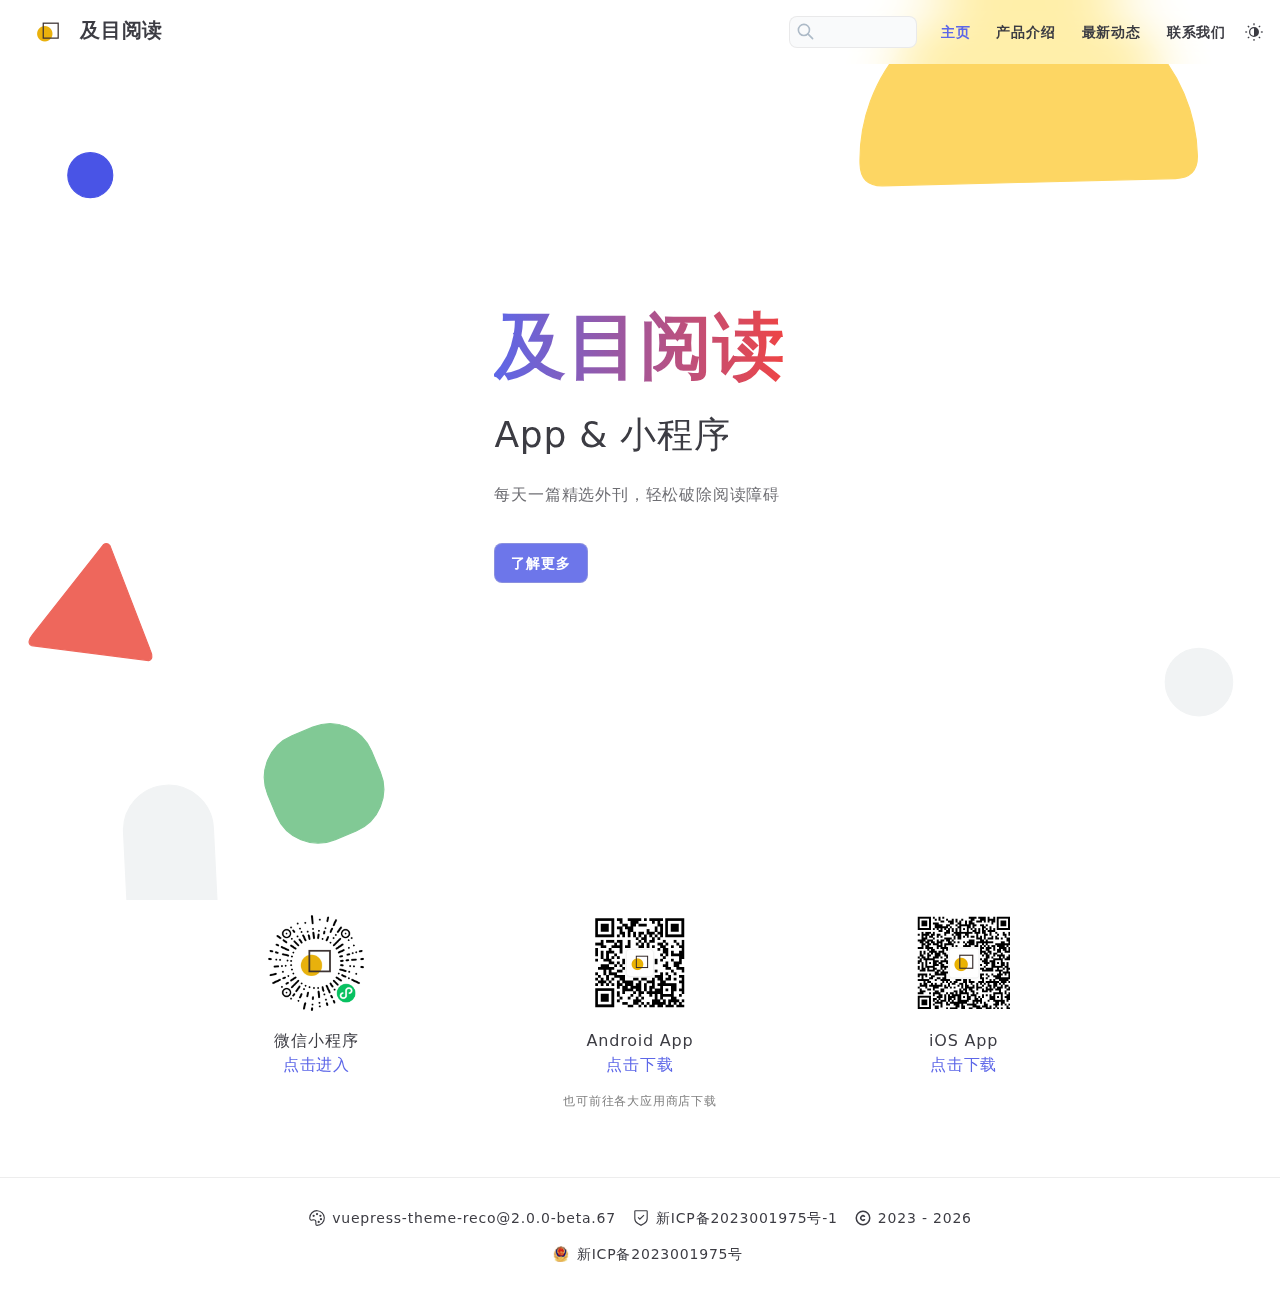
<file: index.html>
<!DOCTYPE html>
<html lang="en-US">
  <head>
    <meta charset="utf-8">
    <meta name="viewport" content="width=device-width,initial-scale=1">
    <meta name="generator" content="VuePress 2.0.0-beta.66">
    <script>
      (function() {
        const userMode = localStorage.getItem('vuepress-reco-color-scheme') || 'auto';
        const systemDarkMode = window.matchMedia && window.matchMedia('(prefers-color-scheme: dark)').matches;

        if (userMode === 'dark' || (userMode === 'auto' && systemDarkMode)) {
          document.documentElement.classList.toggle('dark', true);
        }
      })();
    </script>
    <title>及目阅读</title><meta name="description" content="Just playing around">
    <link rel="modulepreload" href="/assets/app-0005231d.js"><link rel="modulepreload" href="/assets/index.html-50ee6b52.js"><link rel="modulepreload" href="/assets/index.html-54f79303.js"><link rel="prefetch" href="/assets/index.html-0a05feab.js" as="script"><link rel="prefetch" href="/assets/index.html-8c2edf06.js" as="script"><link rel="prefetch" href="/assets/index.html-4b3ba946.js" as="script"><link rel="prefetch" href="/assets/contact.html-4033c167.js" as="script"><link rel="prefetch" href="/assets/privacy.html-3d185aa3.js" as="script"><link rel="prefetch" href="/assets/product.html-c1381393.js" as="script"><link rel="prefetch" href="/assets/service.html-12a1f136.js" as="script"><link rel="prefetch" href="/assets/404.html-60b35caa.js" as="script"><link rel="prefetch" href="/assets/index.html-cd857361.js" as="script"><link rel="prefetch" href="/assets/index.html-24e323a0.js" as="script"><link rel="prefetch" href="/assets/index.html-6870d780.js" as="script"><link rel="prefetch" href="/assets/contact.html-ce2059c9.js" as="script"><link rel="prefetch" href="/assets/privacy.html-29282ebc.js" as="script"><link rel="prefetch" href="/assets/product.html-34a72407.js" as="script"><link rel="prefetch" href="/assets/service.html-a5d08d67.js" as="script"><link rel="prefetch" href="/assets/404.html-f287cb91.js" as="script"><link rel="prefetch" href="/assets/reco-valine-a195b6e9.js" as="script"><link rel="prefetch" href="/assets/giscus-aTimukGI-53d0120f.js" as="script"><link rel="prefetch" href="/assets/Downloads-f5ecd777.js" as="script">
    <link rel="preload" href="/assets/style-a0659c48.css" as="style"><link rel="stylesheet" href="/assets/style-a0659c48.css">
  </head>
  <body>
    <div id="app"><!--[--><div class="theme-container"><div class="common-wrapper series--no"><!----><!----></div></div><!----><!----><!--]--></div>
    <script type="module" src="/assets/app-0005231d.js" defer></script>
  </body>
</html>
</file>
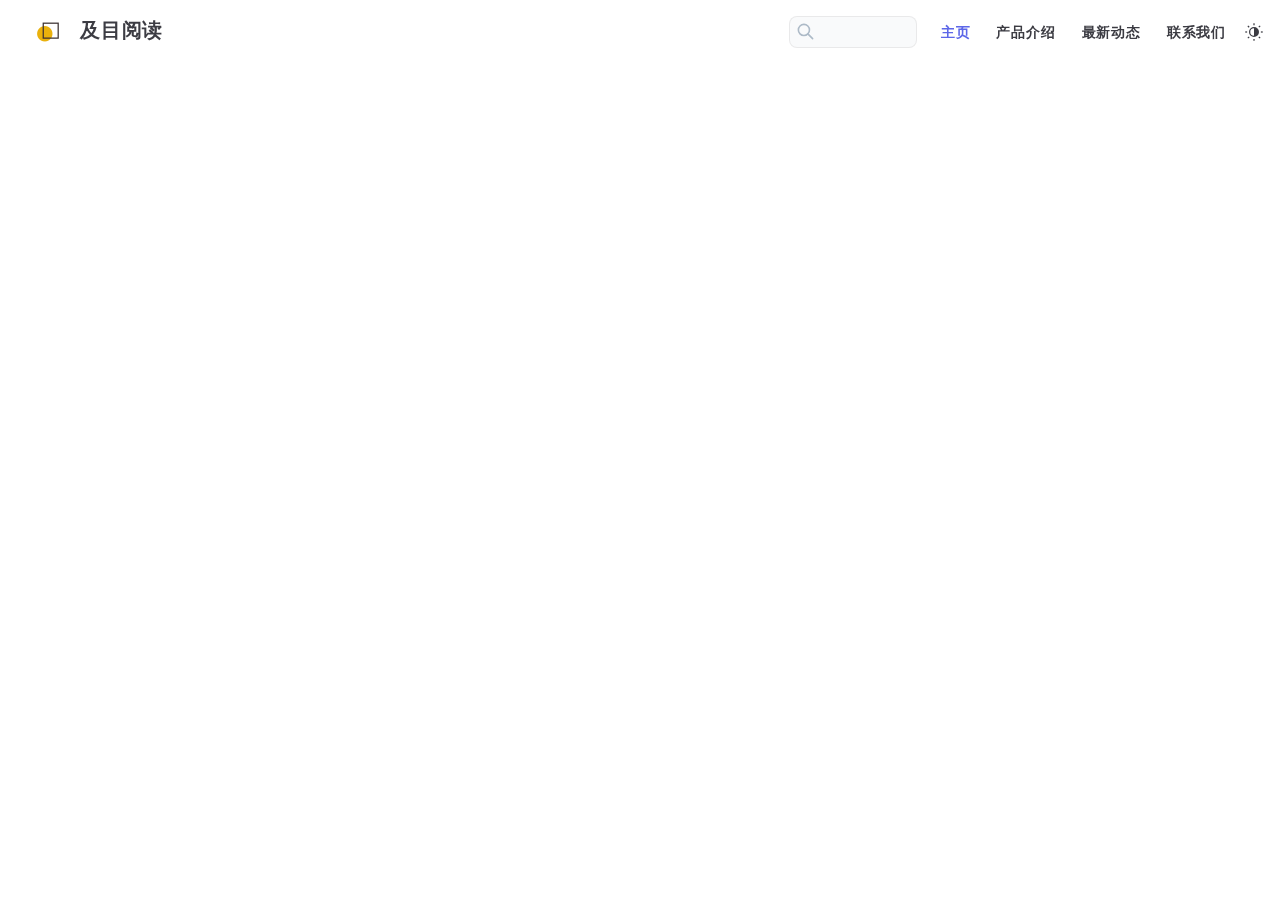
<file: friendship-link/index.html>
<!DOCTYPE html>
<html lang="en-US">
  <head>
    <meta charset="utf-8">
    <meta name="viewport" content="width=device-width,initial-scale=1">
    <meta name="generator" content="VuePress 2.0.0-beta.66">
    <script>
      (function() {
        const userMode = localStorage.getItem('vuepress-reco-color-scheme') || 'auto';
        const systemDarkMode = window.matchMedia && window.matchMedia('(prefers-color-scheme: dark)').matches;

        if (userMode === 'dark' || (userMode === 'auto' && systemDarkMode)) {
          document.documentElement.classList.toggle('dark', true);
        }
      })();
    </script>
    <title>及目阅读</title><meta name="description" content="Just playing around">
    <link rel="modulepreload" href="/assets/app-0005231d.js"><link rel="modulepreload" href="/assets/index.html-6870d780.js"><link rel="modulepreload" href="/assets/index.html-4b3ba946.js"><link rel="prefetch" href="/assets/index.html-0a05feab.js" as="script"><link rel="prefetch" href="/assets/index.html-8c2edf06.js" as="script"><link rel="prefetch" href="/assets/index.html-54f79303.js" as="script"><link rel="prefetch" href="/assets/contact.html-4033c167.js" as="script"><link rel="prefetch" href="/assets/privacy.html-3d185aa3.js" as="script"><link rel="prefetch" href="/assets/product.html-c1381393.js" as="script"><link rel="prefetch" href="/assets/service.html-12a1f136.js" as="script"><link rel="prefetch" href="/assets/404.html-60b35caa.js" as="script"><link rel="prefetch" href="/assets/index.html-cd857361.js" as="script"><link rel="prefetch" href="/assets/index.html-24e323a0.js" as="script"><link rel="prefetch" href="/assets/index.html-50ee6b52.js" as="script"><link rel="prefetch" href="/assets/contact.html-ce2059c9.js" as="script"><link rel="prefetch" href="/assets/privacy.html-29282ebc.js" as="script"><link rel="prefetch" href="/assets/product.html-34a72407.js" as="script"><link rel="prefetch" href="/assets/service.html-a5d08d67.js" as="script"><link rel="prefetch" href="/assets/404.html-f287cb91.js" as="script"><link rel="prefetch" href="/assets/reco-valine-a195b6e9.js" as="script"><link rel="prefetch" href="/assets/giscus-aTimukGI-53d0120f.js" as="script"><link rel="prefetch" href="/assets/Downloads-f5ecd777.js" as="script">
    <link rel="preload" href="/assets/style-a0659c48.css" as="style"><link rel="stylesheet" href="/assets/style-a0659c48.css">
  </head>
  <body>
    <div id="app"><!--[--><div class="common-wrapper series--no"><!----><!----></div><!----><!----><!--]--></div>
    <script type="module" src="/assets/app-0005231d.js" defer></script>
  </body>
</html>
</file>
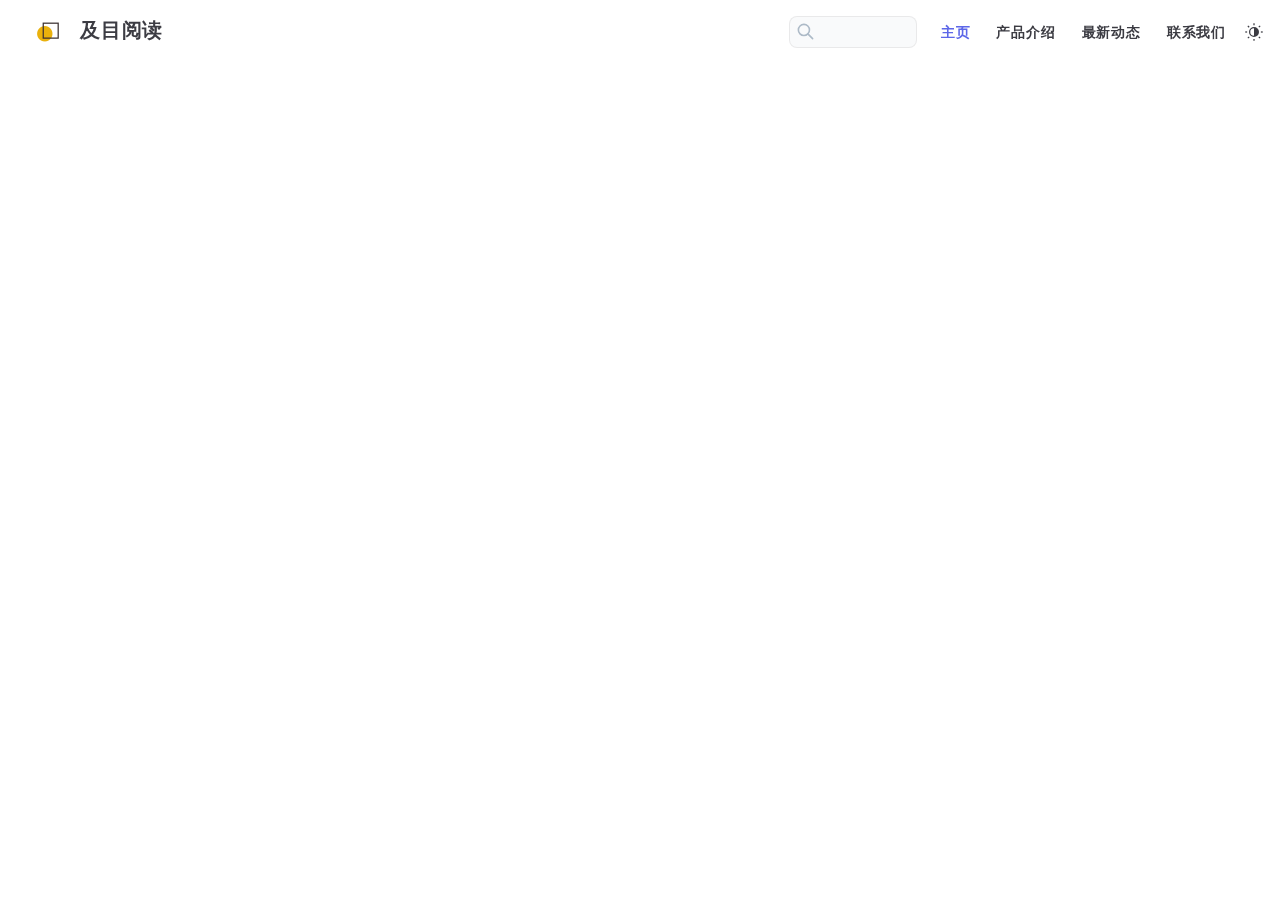
<file: posts/index.html>
<!DOCTYPE html>
<html lang="en-US">
  <head>
    <meta charset="utf-8">
    <meta name="viewport" content="width=device-width,initial-scale=1">
    <meta name="generator" content="VuePress 2.0.0-beta.66">
    <script>
      (function() {
        const userMode = localStorage.getItem('vuepress-reco-color-scheme') || 'auto';
        const systemDarkMode = window.matchMedia && window.matchMedia('(prefers-color-scheme: dark)').matches;

        if (userMode === 'dark' || (userMode === 'auto' && systemDarkMode)) {
          document.documentElement.classList.toggle('dark', true);
        }
      })();
    </script>
    <title>及目阅读</title><meta name="description" content="Just playing around">
    <link rel="modulepreload" href="/assets/app-0005231d.js"><link rel="modulepreload" href="/assets/index.html-24e323a0.js"><link rel="modulepreload" href="/assets/index.html-8c2edf06.js"><link rel="prefetch" href="/assets/index.html-0a05feab.js" as="script"><link rel="prefetch" href="/assets/index.html-4b3ba946.js" as="script"><link rel="prefetch" href="/assets/index.html-54f79303.js" as="script"><link rel="prefetch" href="/assets/contact.html-4033c167.js" as="script"><link rel="prefetch" href="/assets/privacy.html-3d185aa3.js" as="script"><link rel="prefetch" href="/assets/product.html-c1381393.js" as="script"><link rel="prefetch" href="/assets/service.html-12a1f136.js" as="script"><link rel="prefetch" href="/assets/404.html-60b35caa.js" as="script"><link rel="prefetch" href="/assets/index.html-cd857361.js" as="script"><link rel="prefetch" href="/assets/index.html-6870d780.js" as="script"><link rel="prefetch" href="/assets/index.html-50ee6b52.js" as="script"><link rel="prefetch" href="/assets/contact.html-ce2059c9.js" as="script"><link rel="prefetch" href="/assets/privacy.html-29282ebc.js" as="script"><link rel="prefetch" href="/assets/product.html-34a72407.js" as="script"><link rel="prefetch" href="/assets/service.html-a5d08d67.js" as="script"><link rel="prefetch" href="/assets/404.html-f287cb91.js" as="script"><link rel="prefetch" href="/assets/reco-valine-a195b6e9.js" as="script"><link rel="prefetch" href="/assets/giscus-aTimukGI-53d0120f.js" as="script"><link rel="prefetch" href="/assets/Downloads-f5ecd777.js" as="script">
    <link rel="preload" href="/assets/style-a0659c48.css" as="style"><link rel="stylesheet" href="/assets/style-a0659c48.css">
  </head>
  <body>
    <div id="app"><!--[--><div class="common-wrapper series--no"><!----><!----></div><!----><!----><!--]--></div>
    <script type="module" src="/assets/app-0005231d.js" defer></script>
  </body>
</html>
</file>
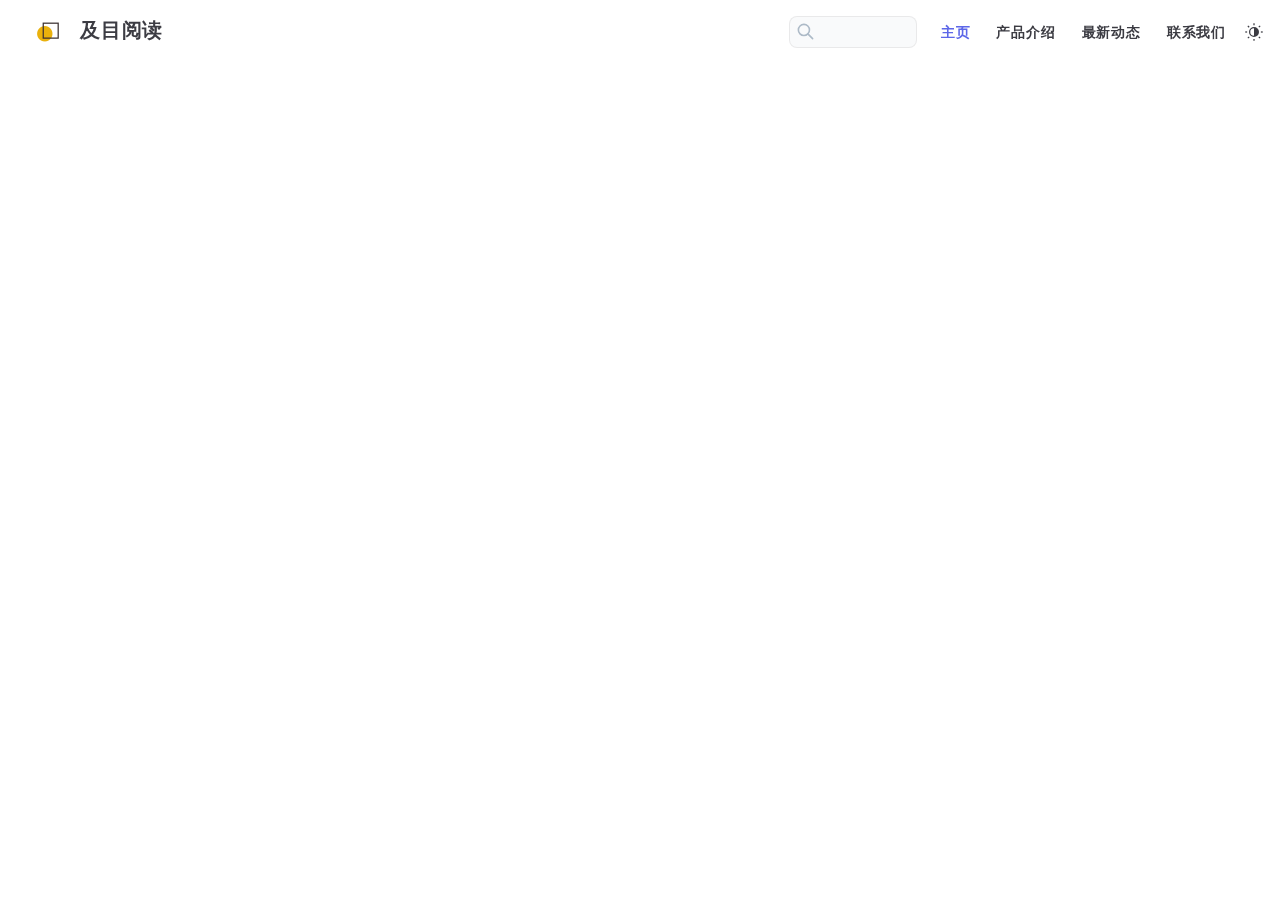
<file: timeline/index.html>
<!DOCTYPE html>
<html lang="en-US">
  <head>
    <meta charset="utf-8">
    <meta name="viewport" content="width=device-width,initial-scale=1">
    <meta name="generator" content="VuePress 2.0.0-beta.66">
    <script>
      (function() {
        const userMode = localStorage.getItem('vuepress-reco-color-scheme') || 'auto';
        const systemDarkMode = window.matchMedia && window.matchMedia('(prefers-color-scheme: dark)').matches;

        if (userMode === 'dark' || (userMode === 'auto' && systemDarkMode)) {
          document.documentElement.classList.toggle('dark', true);
        }
      })();
    </script>
    <title>及目阅读</title><meta name="description" content="Just playing around">
    <link rel="modulepreload" href="/assets/app-0005231d.js"><link rel="modulepreload" href="/assets/index.html-cd857361.js"><link rel="modulepreload" href="/assets/index.html-0a05feab.js"><link rel="prefetch" href="/assets/index.html-8c2edf06.js" as="script"><link rel="prefetch" href="/assets/index.html-4b3ba946.js" as="script"><link rel="prefetch" href="/assets/index.html-54f79303.js" as="script"><link rel="prefetch" href="/assets/contact.html-4033c167.js" as="script"><link rel="prefetch" href="/assets/privacy.html-3d185aa3.js" as="script"><link rel="prefetch" href="/assets/product.html-c1381393.js" as="script"><link rel="prefetch" href="/assets/service.html-12a1f136.js" as="script"><link rel="prefetch" href="/assets/404.html-60b35caa.js" as="script"><link rel="prefetch" href="/assets/index.html-24e323a0.js" as="script"><link rel="prefetch" href="/assets/index.html-6870d780.js" as="script"><link rel="prefetch" href="/assets/index.html-50ee6b52.js" as="script"><link rel="prefetch" href="/assets/contact.html-ce2059c9.js" as="script"><link rel="prefetch" href="/assets/privacy.html-29282ebc.js" as="script"><link rel="prefetch" href="/assets/product.html-34a72407.js" as="script"><link rel="prefetch" href="/assets/service.html-a5d08d67.js" as="script"><link rel="prefetch" href="/assets/404.html-f287cb91.js" as="script"><link rel="prefetch" href="/assets/reco-valine-a195b6e9.js" as="script"><link rel="prefetch" href="/assets/giscus-aTimukGI-53d0120f.js" as="script"><link rel="prefetch" href="/assets/Downloads-f5ecd777.js" as="script">
    <link rel="preload" href="/assets/style-a0659c48.css" as="style"><link rel="stylesheet" href="/assets/style-a0659c48.css">
  </head>
  <body>
    <div id="app"><!--[--><div class="common-wrapper series--no timeline-wrapper"><!----><!----></div><!----><!----><!--]--></div>
    <script type="module" src="/assets/app-0005231d.js" defer></script>
  </body>
</html>
</file>
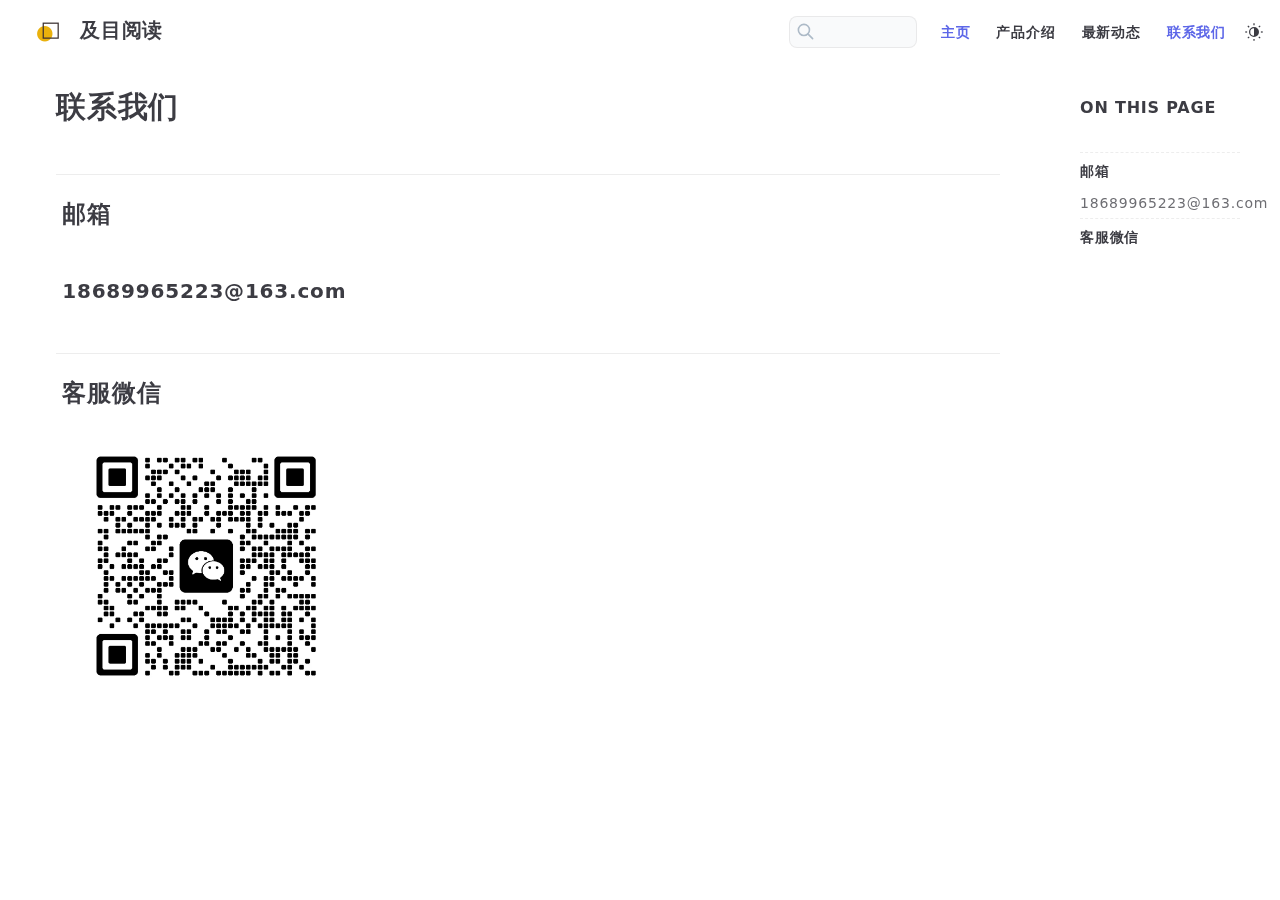
<file: docs/contact.html>
<!DOCTYPE html>
<html lang="en-US">
  <head>
    <meta charset="utf-8">
    <meta name="viewport" content="width=device-width,initial-scale=1">
    <meta name="generator" content="VuePress 2.0.0-beta.66">
    <script>
      (function() {
        const userMode = localStorage.getItem('vuepress-reco-color-scheme') || 'auto';
        const systemDarkMode = window.matchMedia && window.matchMedia('(prefers-color-scheme: dark)').matches;

        if (userMode === 'dark' || (userMode === 'auto' && systemDarkMode)) {
          document.documentElement.classList.toggle('dark', true);
        }
      })();
    </script>
    <title>联系我们 | 及目阅读</title><meta name="description" content="Just playing around">
    <link rel="modulepreload" href="/assets/app-0005231d.js"><link rel="modulepreload" href="/assets/contact.html-ce2059c9.js"><link rel="modulepreload" href="/assets/contact.html-4033c167.js"><link rel="prefetch" href="/assets/index.html-0a05feab.js" as="script"><link rel="prefetch" href="/assets/index.html-8c2edf06.js" as="script"><link rel="prefetch" href="/assets/index.html-4b3ba946.js" as="script"><link rel="prefetch" href="/assets/index.html-54f79303.js" as="script"><link rel="prefetch" href="/assets/privacy.html-3d185aa3.js" as="script"><link rel="prefetch" href="/assets/product.html-c1381393.js" as="script"><link rel="prefetch" href="/assets/service.html-12a1f136.js" as="script"><link rel="prefetch" href="/assets/404.html-60b35caa.js" as="script"><link rel="prefetch" href="/assets/index.html-cd857361.js" as="script"><link rel="prefetch" href="/assets/index.html-24e323a0.js" as="script"><link rel="prefetch" href="/assets/index.html-6870d780.js" as="script"><link rel="prefetch" href="/assets/index.html-50ee6b52.js" as="script"><link rel="prefetch" href="/assets/privacy.html-29282ebc.js" as="script"><link rel="prefetch" href="/assets/product.html-34a72407.js" as="script"><link rel="prefetch" href="/assets/service.html-a5d08d67.js" as="script"><link rel="prefetch" href="/assets/404.html-f287cb91.js" as="script"><link rel="prefetch" href="/assets/reco-valine-a195b6e9.js" as="script"><link rel="prefetch" href="/assets/giscus-aTimukGI-53d0120f.js" as="script"><link rel="prefetch" href="/assets/Downloads-f5ecd777.js" as="script">
    <link rel="preload" href="/assets/style-a0659c48.css" as="style"><link rel="stylesheet" href="/assets/style-a0659c48.css">
  </head>
  <body>
    <div id="app"><!--[--><div class="theme-container"><div class="common-wrapper series--no show-catalog no-page-meta"><!----><!----></div></div><!----><!----><!--]--></div>
    <script type="module" src="/assets/app-0005231d.js" defer></script>
  </body>
</html>
</file>
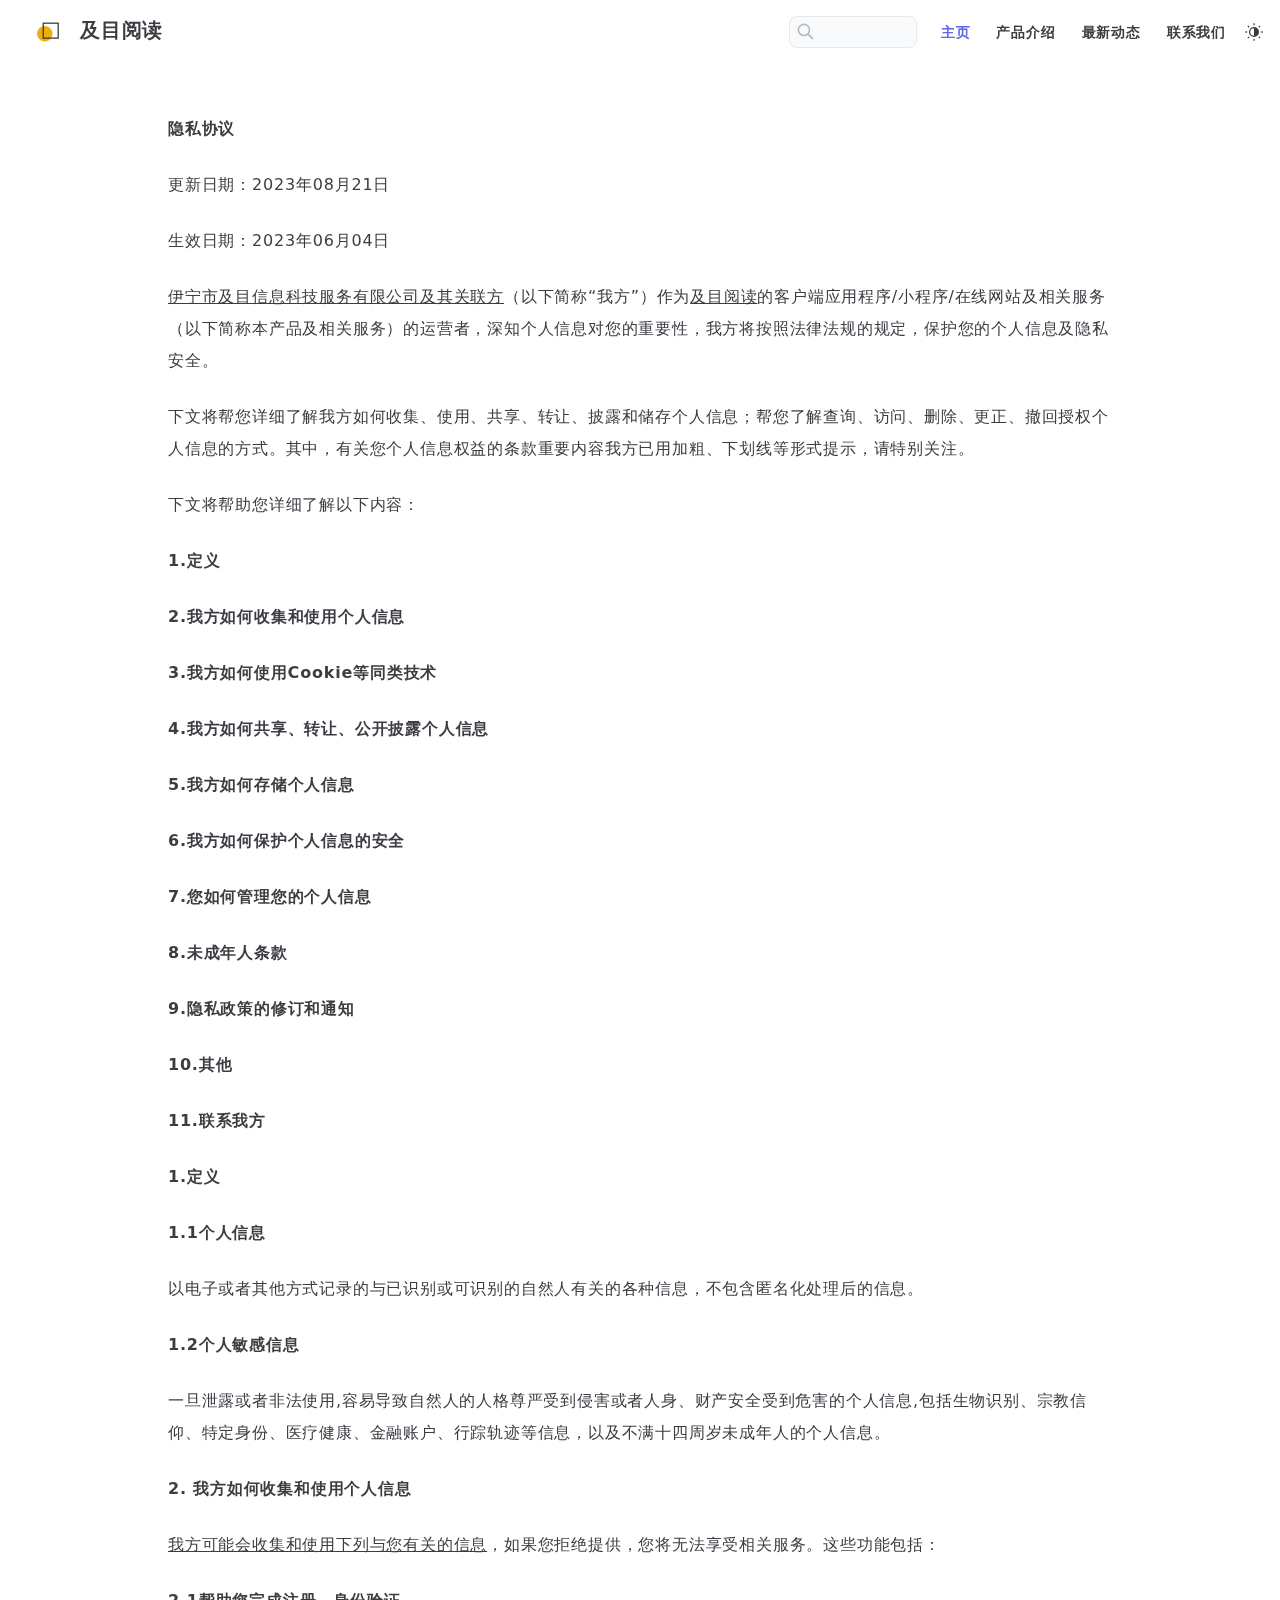
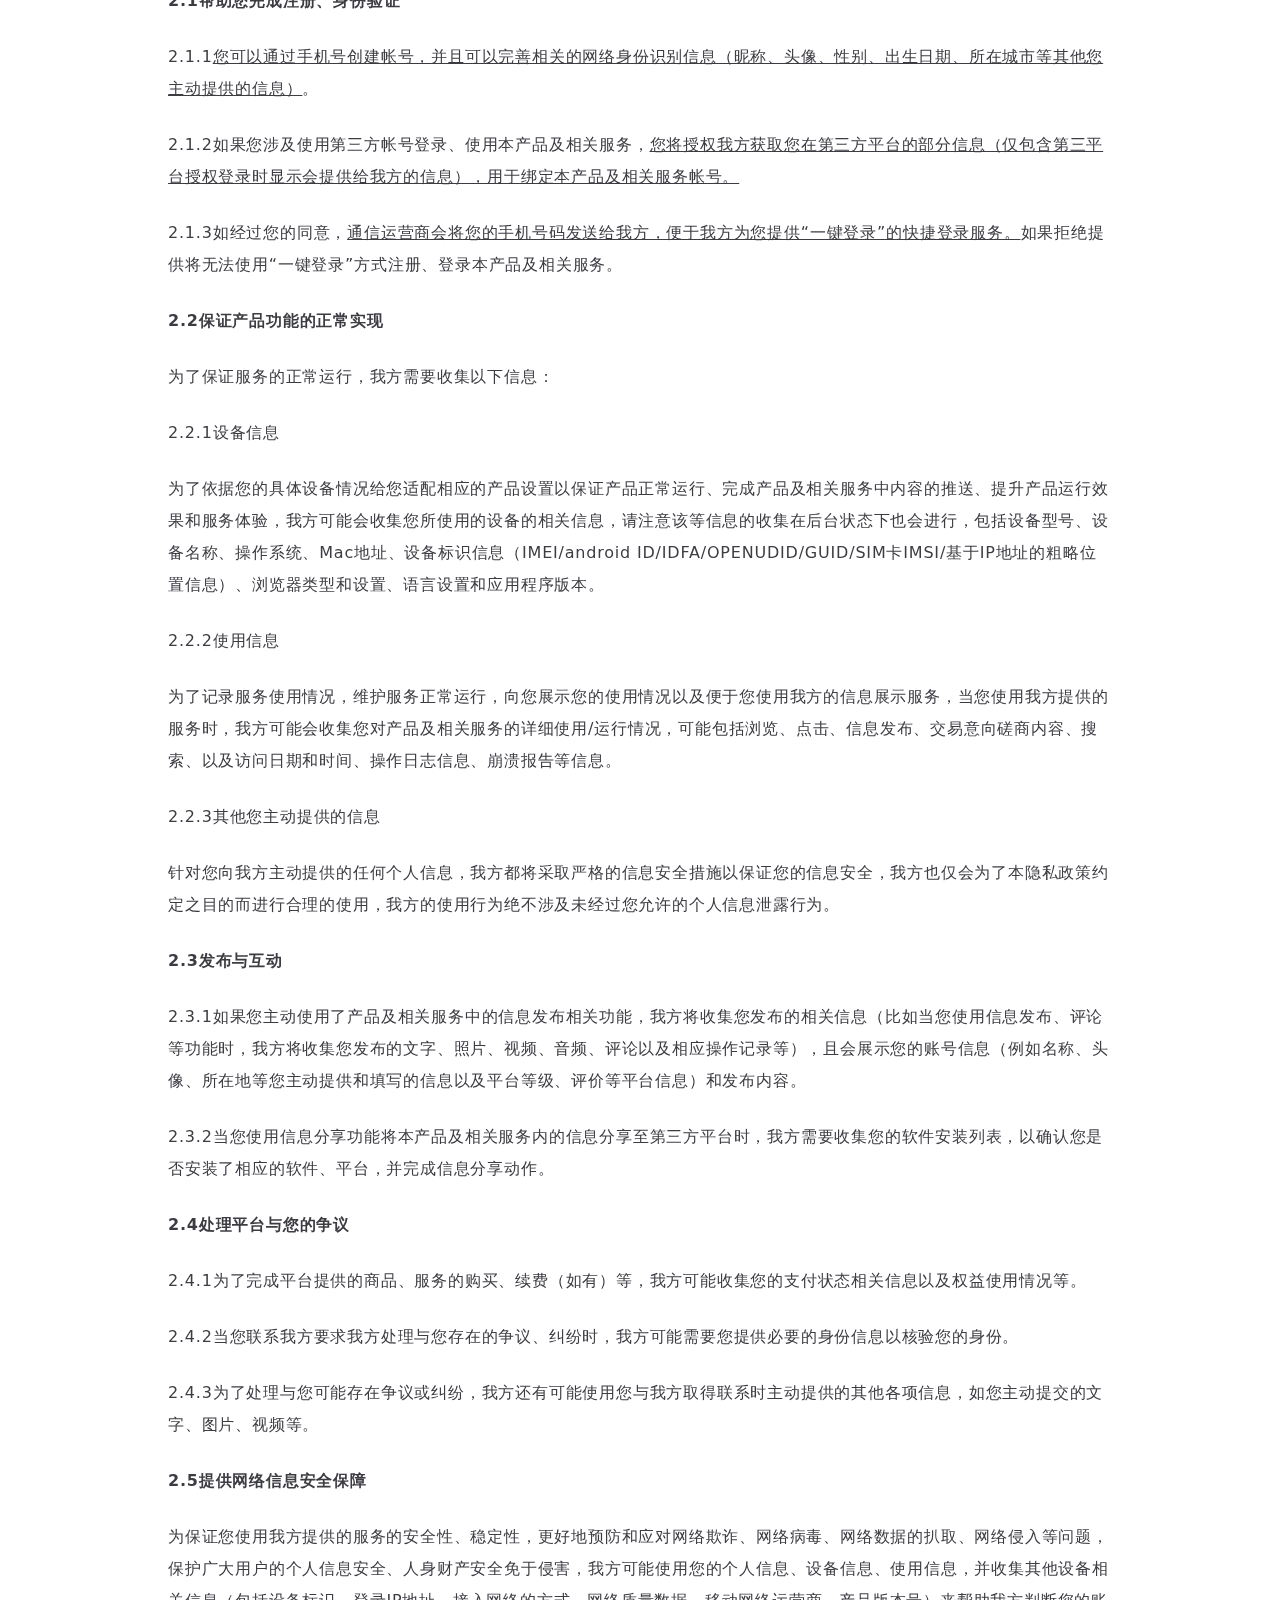
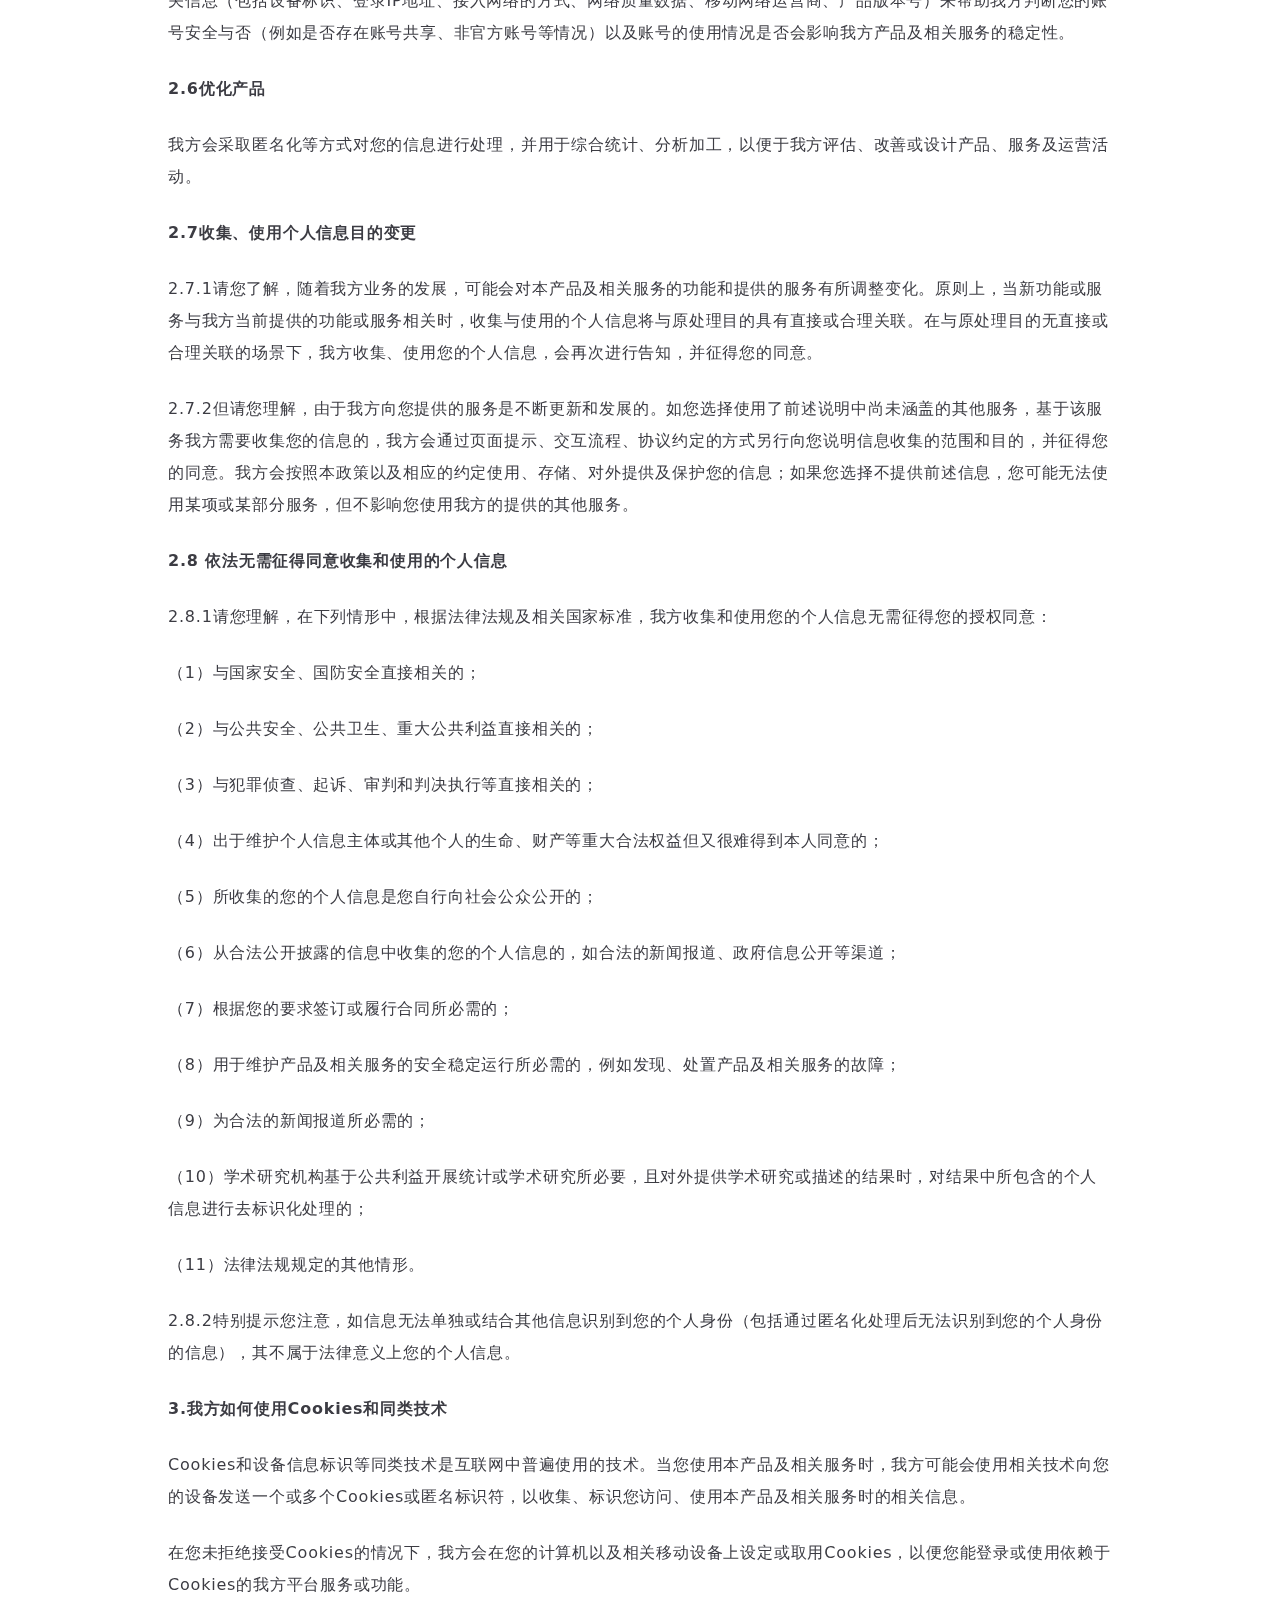
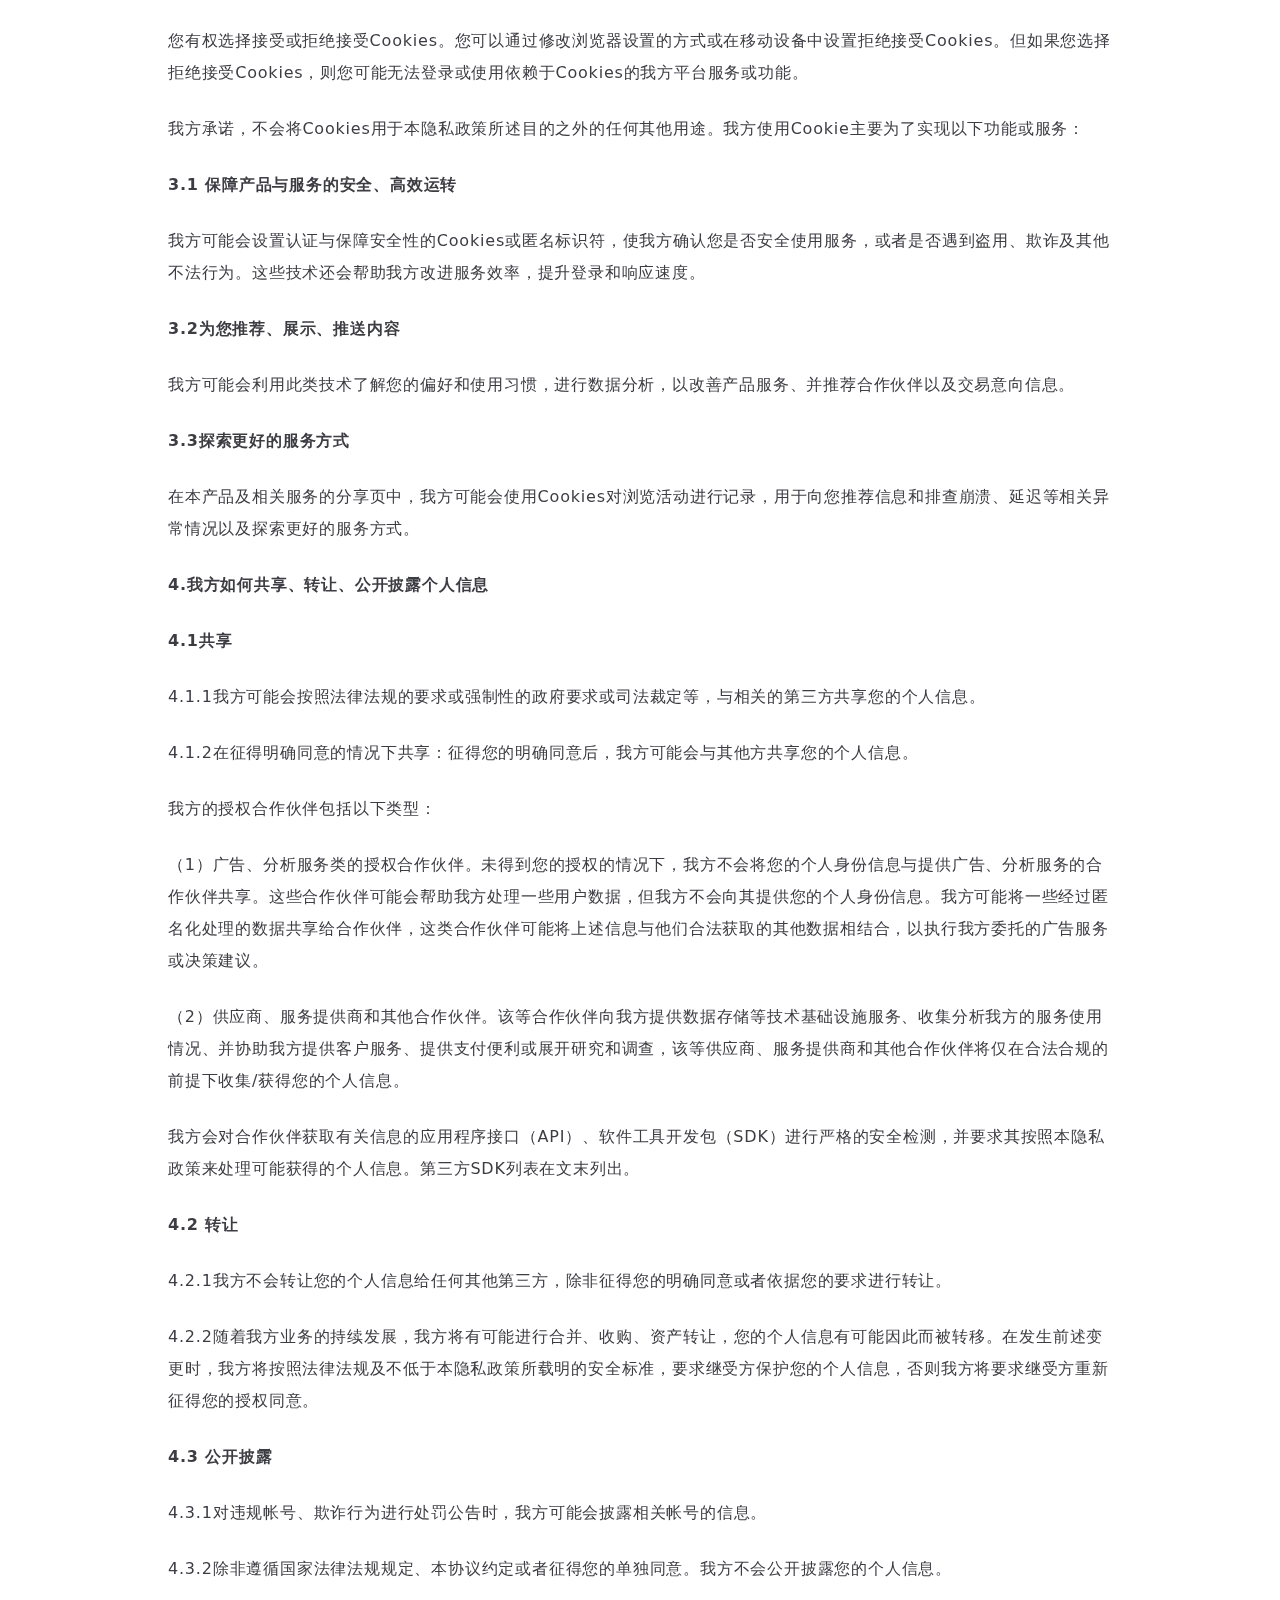
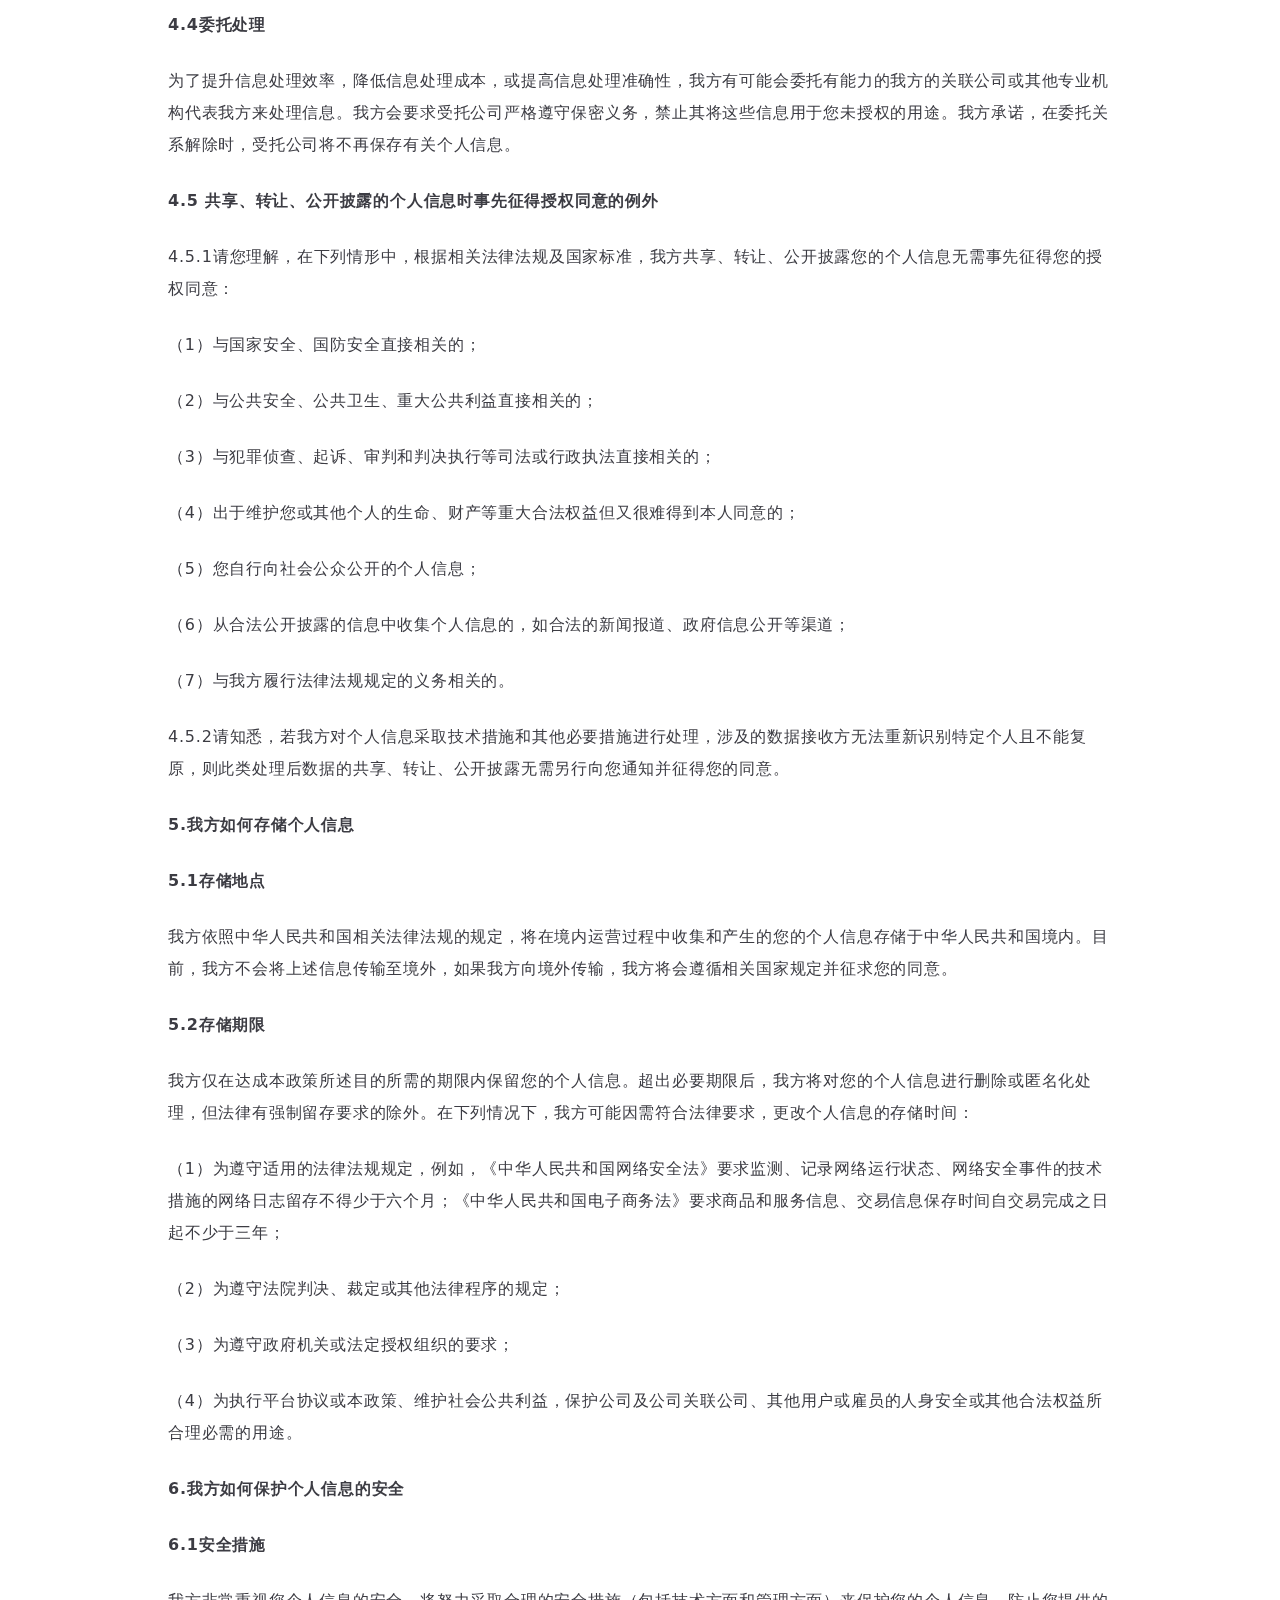
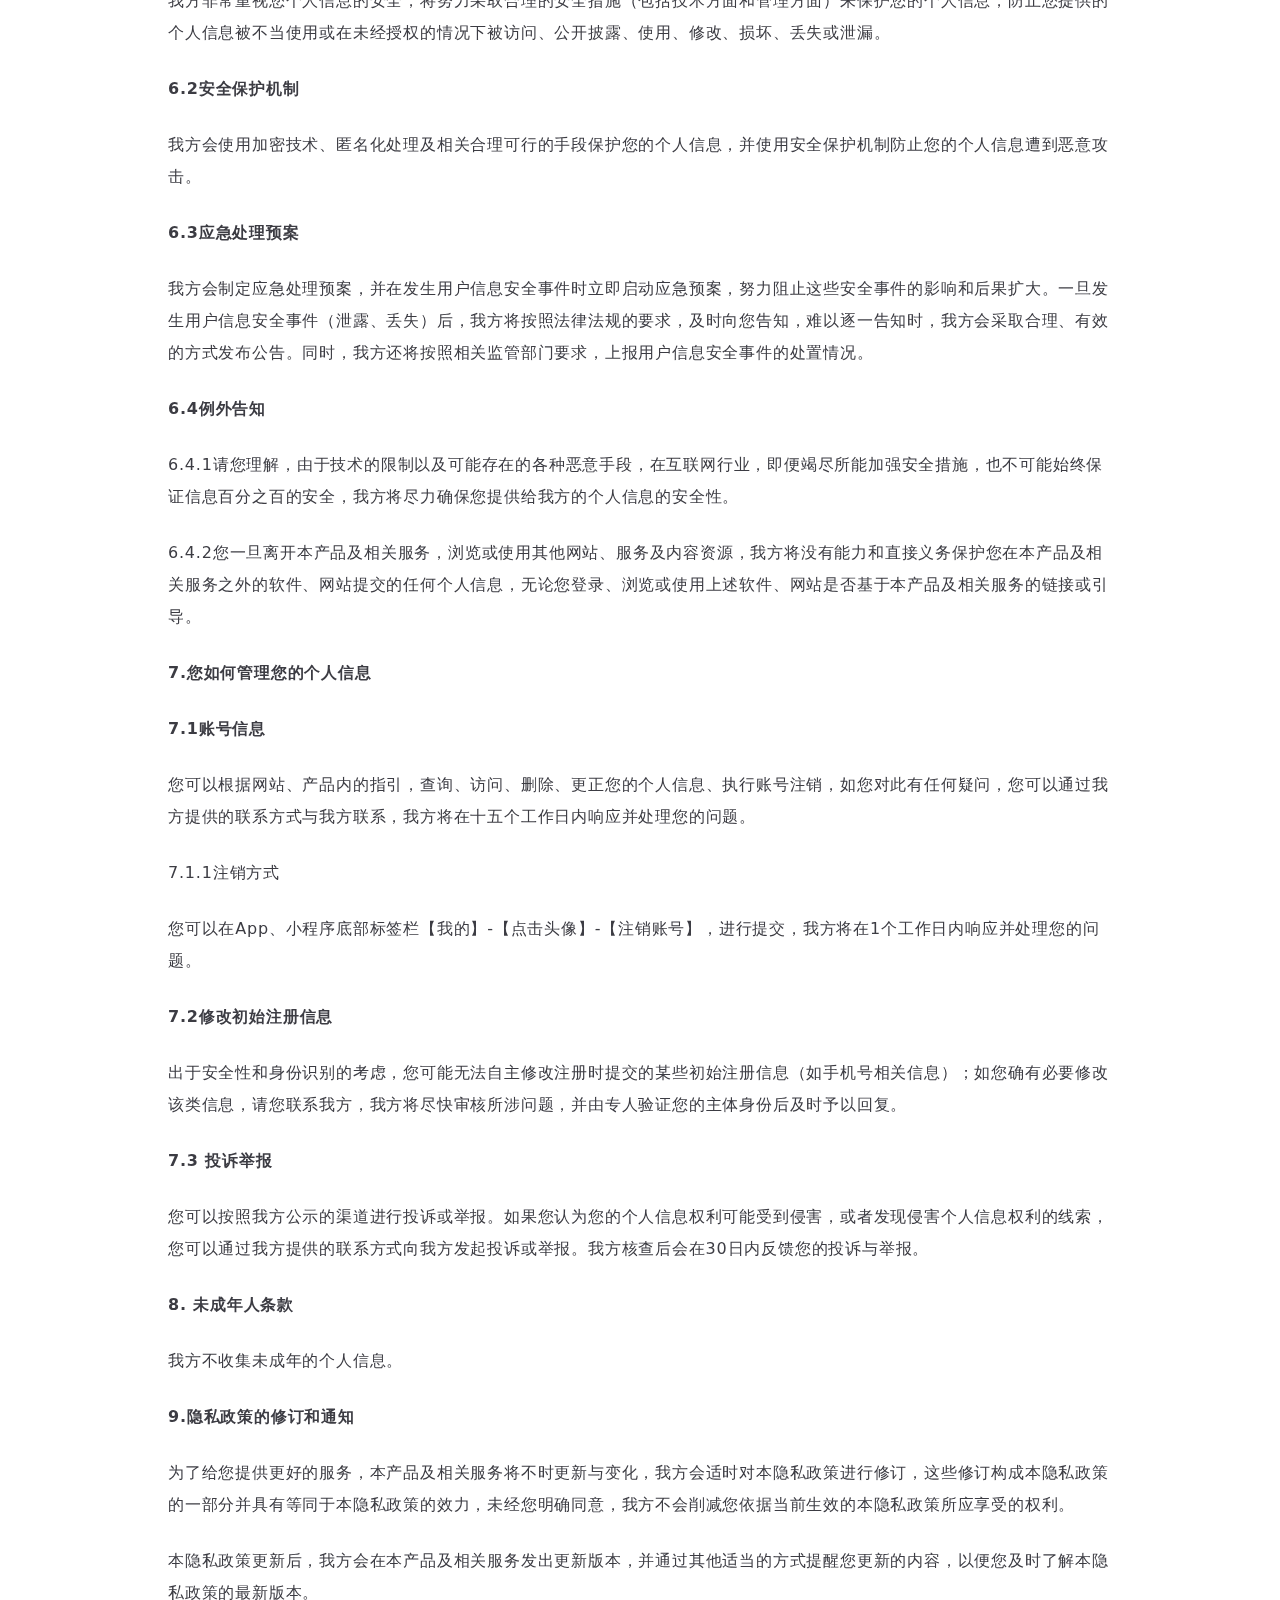
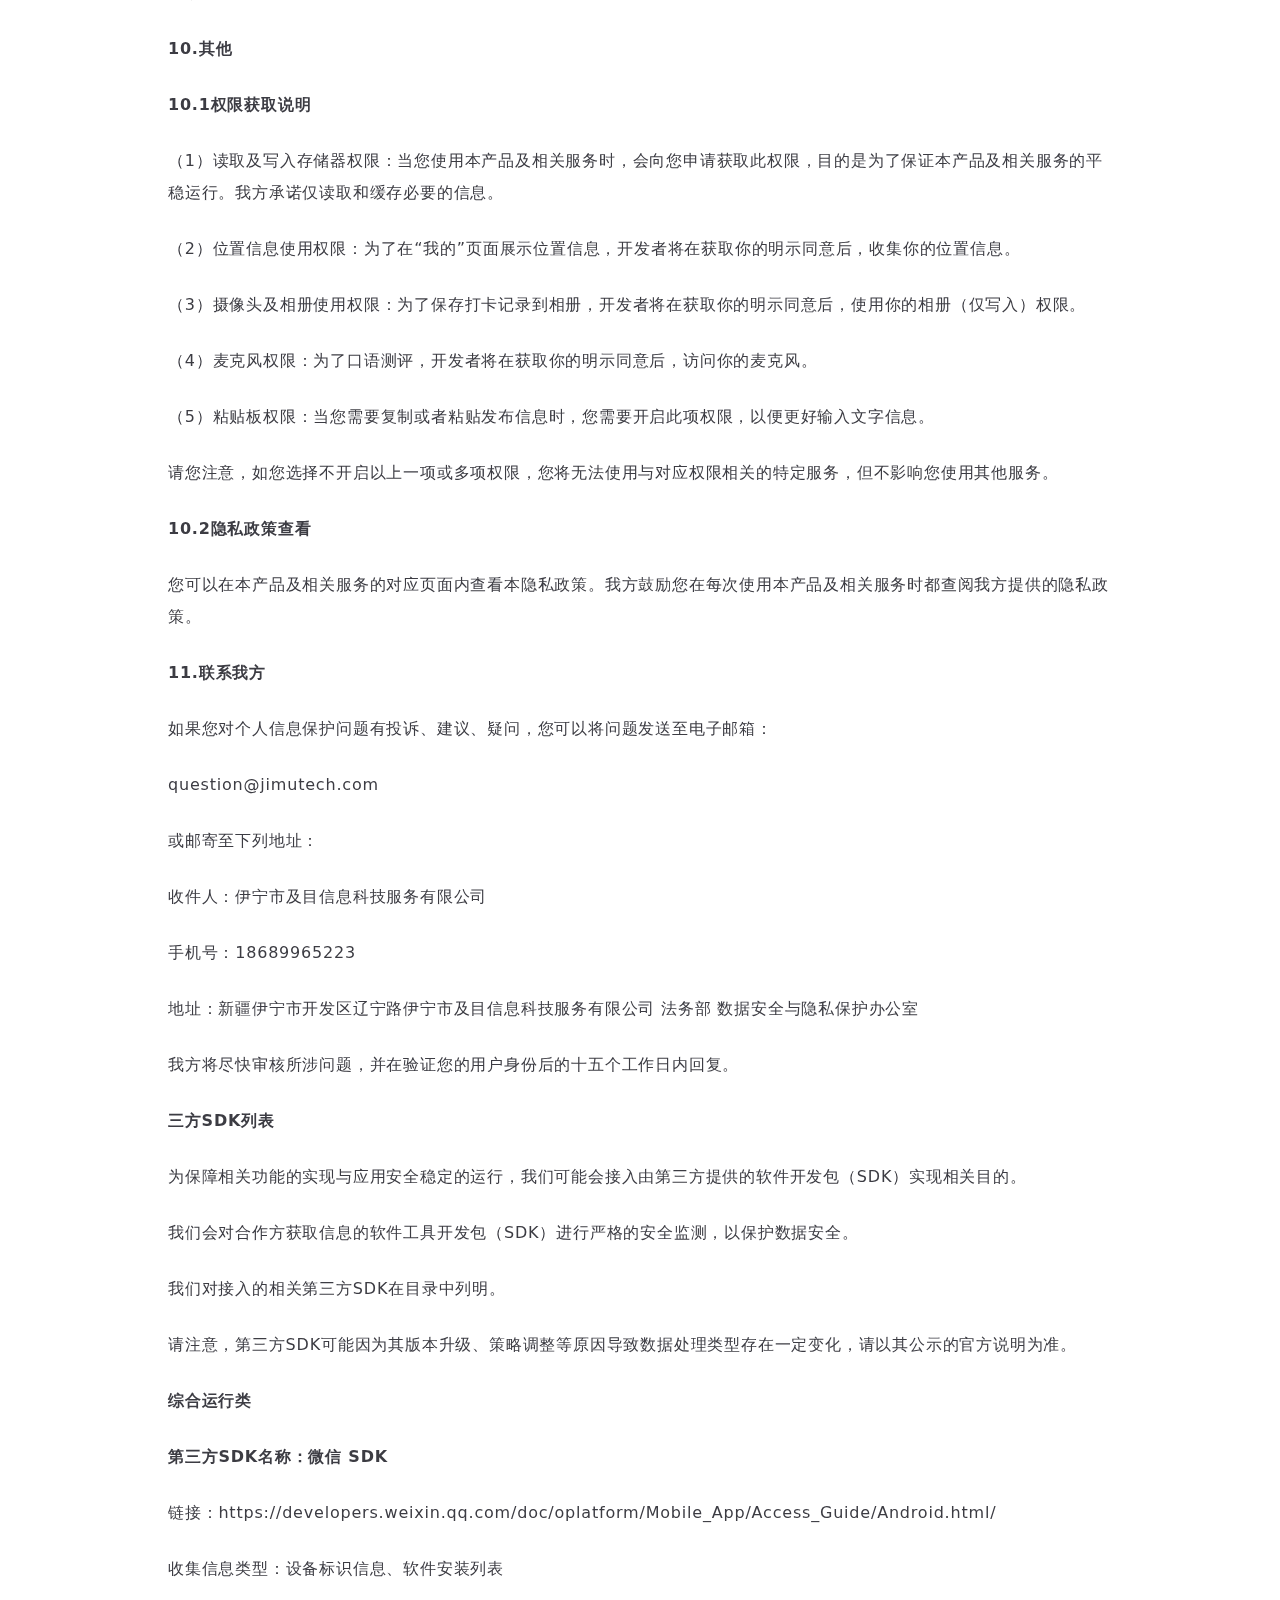
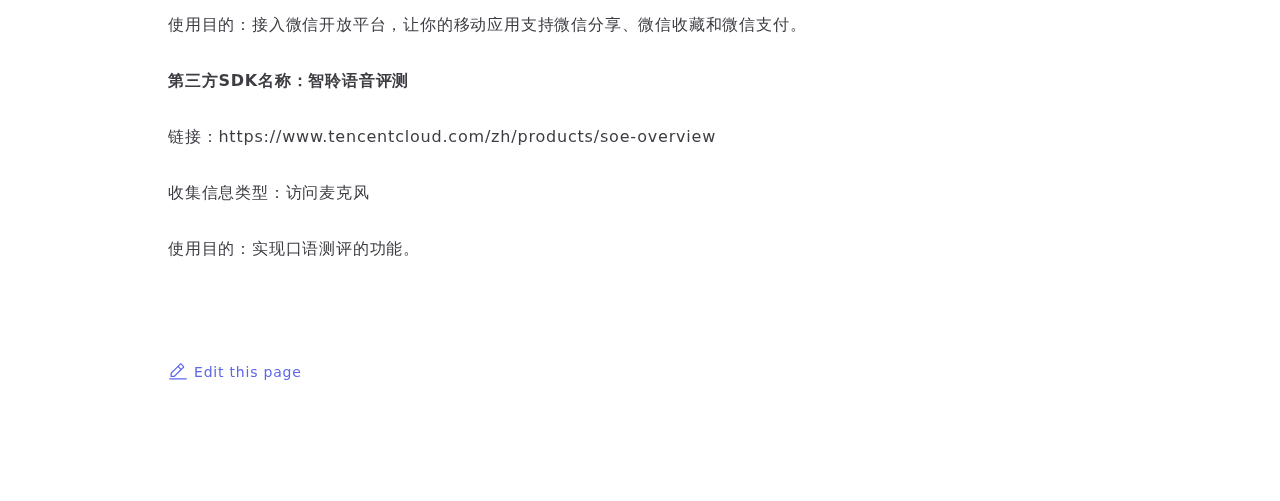
<file: docs/privacy.html>
<!DOCTYPE html>
<html lang="en-US">
  <head>
    <meta charset="utf-8">
    <meta name="viewport" content="width=device-width,initial-scale=1">
    <meta name="generator" content="VuePress 2.0.0-beta.66">
    <script>
      (function() {
        const userMode = localStorage.getItem('vuepress-reco-color-scheme') || 'auto';
        const systemDarkMode = window.matchMedia && window.matchMedia('(prefers-color-scheme: dark)').matches;

        if (userMode === 'dark' || (userMode === 'auto' && systemDarkMode)) {
          document.documentElement.classList.toggle('dark', true);
        }
      })();
    </script>
    <title>及目阅读</title><meta name="description" content="Just playing around">
    <link rel="modulepreload" href="/assets/app-0005231d.js"><link rel="modulepreload" href="/assets/privacy.html-3d185aa3.js"><link rel="modulepreload" href="/assets/privacy.html-29282ebc.js"><link rel="prefetch" href="/assets/index.html-0a05feab.js" as="script"><link rel="prefetch" href="/assets/index.html-8c2edf06.js" as="script"><link rel="prefetch" href="/assets/index.html-4b3ba946.js" as="script"><link rel="prefetch" href="/assets/index.html-54f79303.js" as="script"><link rel="prefetch" href="/assets/contact.html-4033c167.js" as="script"><link rel="prefetch" href="/assets/product.html-c1381393.js" as="script"><link rel="prefetch" href="/assets/service.html-12a1f136.js" as="script"><link rel="prefetch" href="/assets/404.html-60b35caa.js" as="script"><link rel="prefetch" href="/assets/index.html-cd857361.js" as="script"><link rel="prefetch" href="/assets/index.html-24e323a0.js" as="script"><link rel="prefetch" href="/assets/index.html-6870d780.js" as="script"><link rel="prefetch" href="/assets/index.html-50ee6b52.js" as="script"><link rel="prefetch" href="/assets/contact.html-ce2059c9.js" as="script"><link rel="prefetch" href="/assets/product.html-34a72407.js" as="script"><link rel="prefetch" href="/assets/service.html-a5d08d67.js" as="script"><link rel="prefetch" href="/assets/404.html-f287cb91.js" as="script"><link rel="prefetch" href="/assets/reco-valine-a195b6e9.js" as="script"><link rel="prefetch" href="/assets/giscus-aTimukGI-53d0120f.js" as="script"><link rel="prefetch" href="/assets/Downloads-f5ecd777.js" as="script">
    <link rel="preload" href="/assets/style-a0659c48.css" as="style"><link rel="stylesheet" href="/assets/style-a0659c48.css">
  </head>
  <body>
    <div id="app"><!--[--><div class="theme-container"><div class="common-wrapper series--no"><!----><!----></div></div><!----><!----><!--]--></div>
    <script type="module" src="/assets/app-0005231d.js" defer></script>
  </body>
</html>
</file>
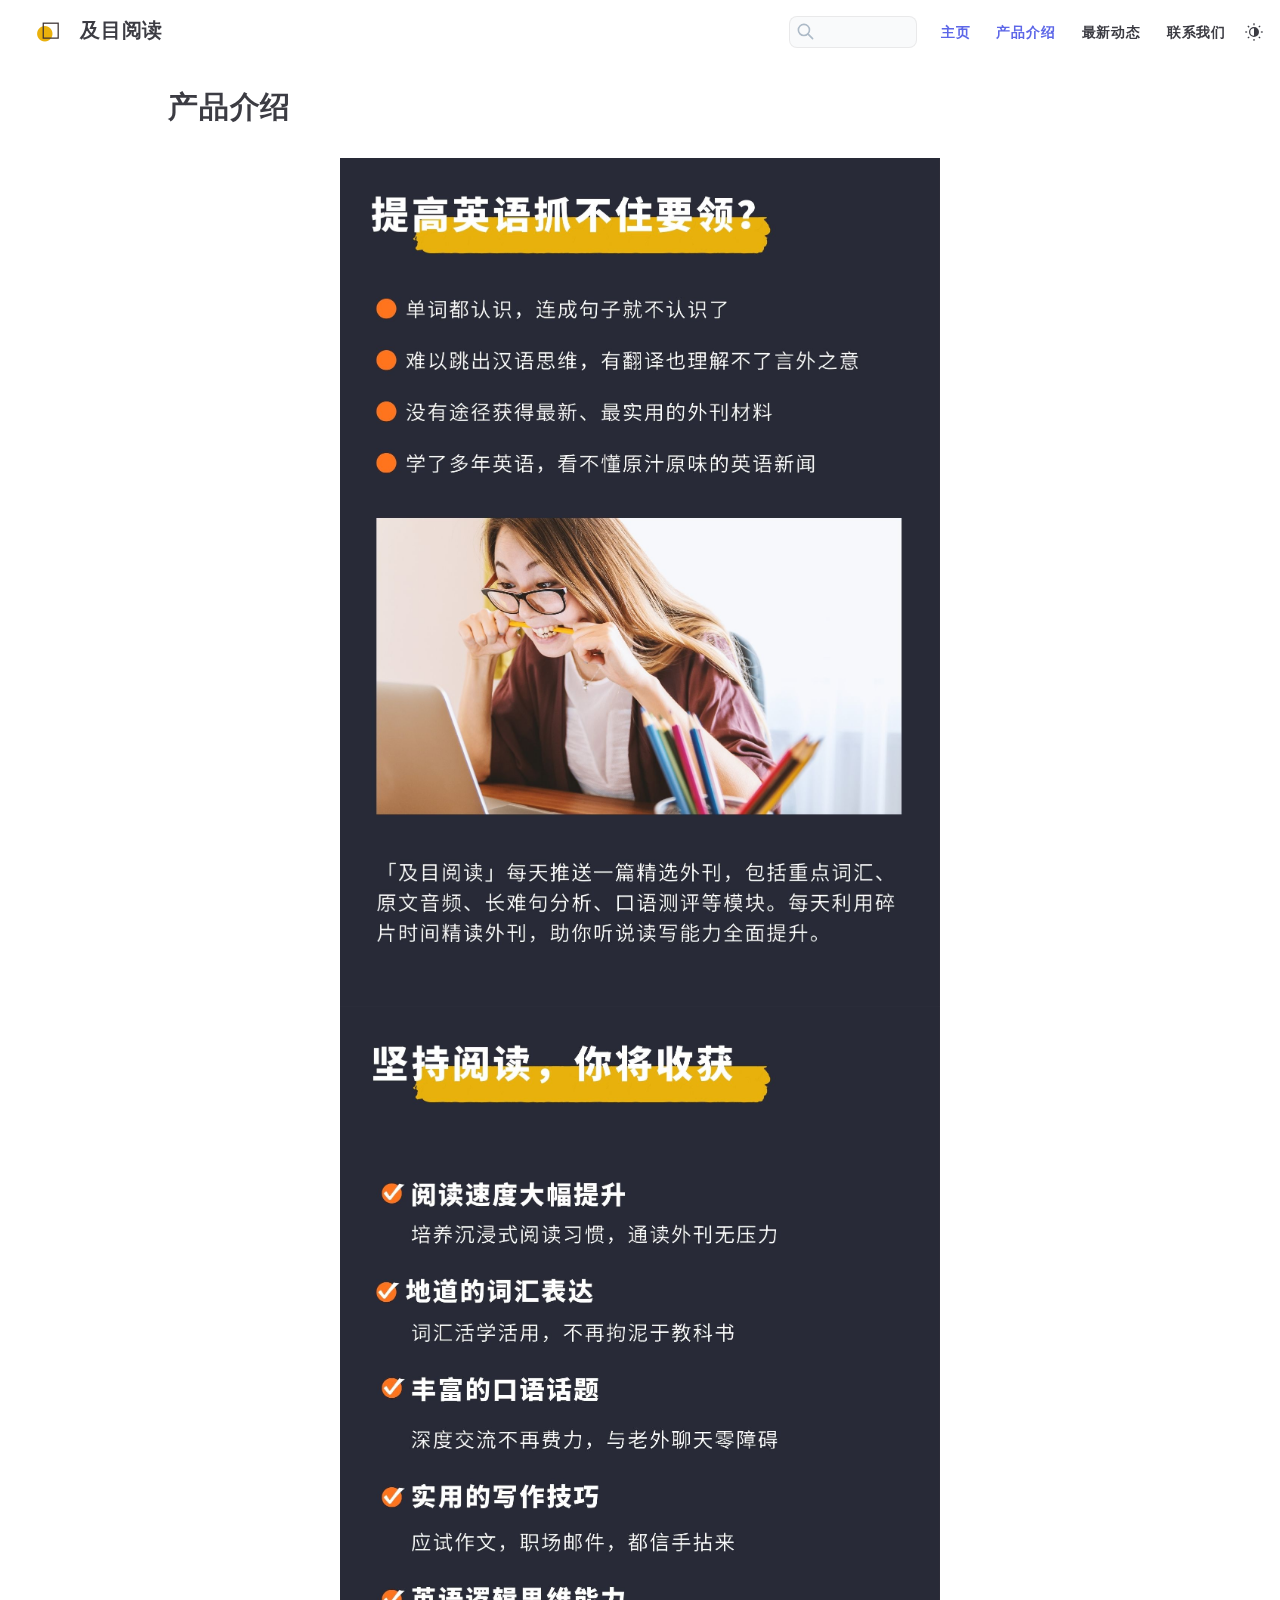
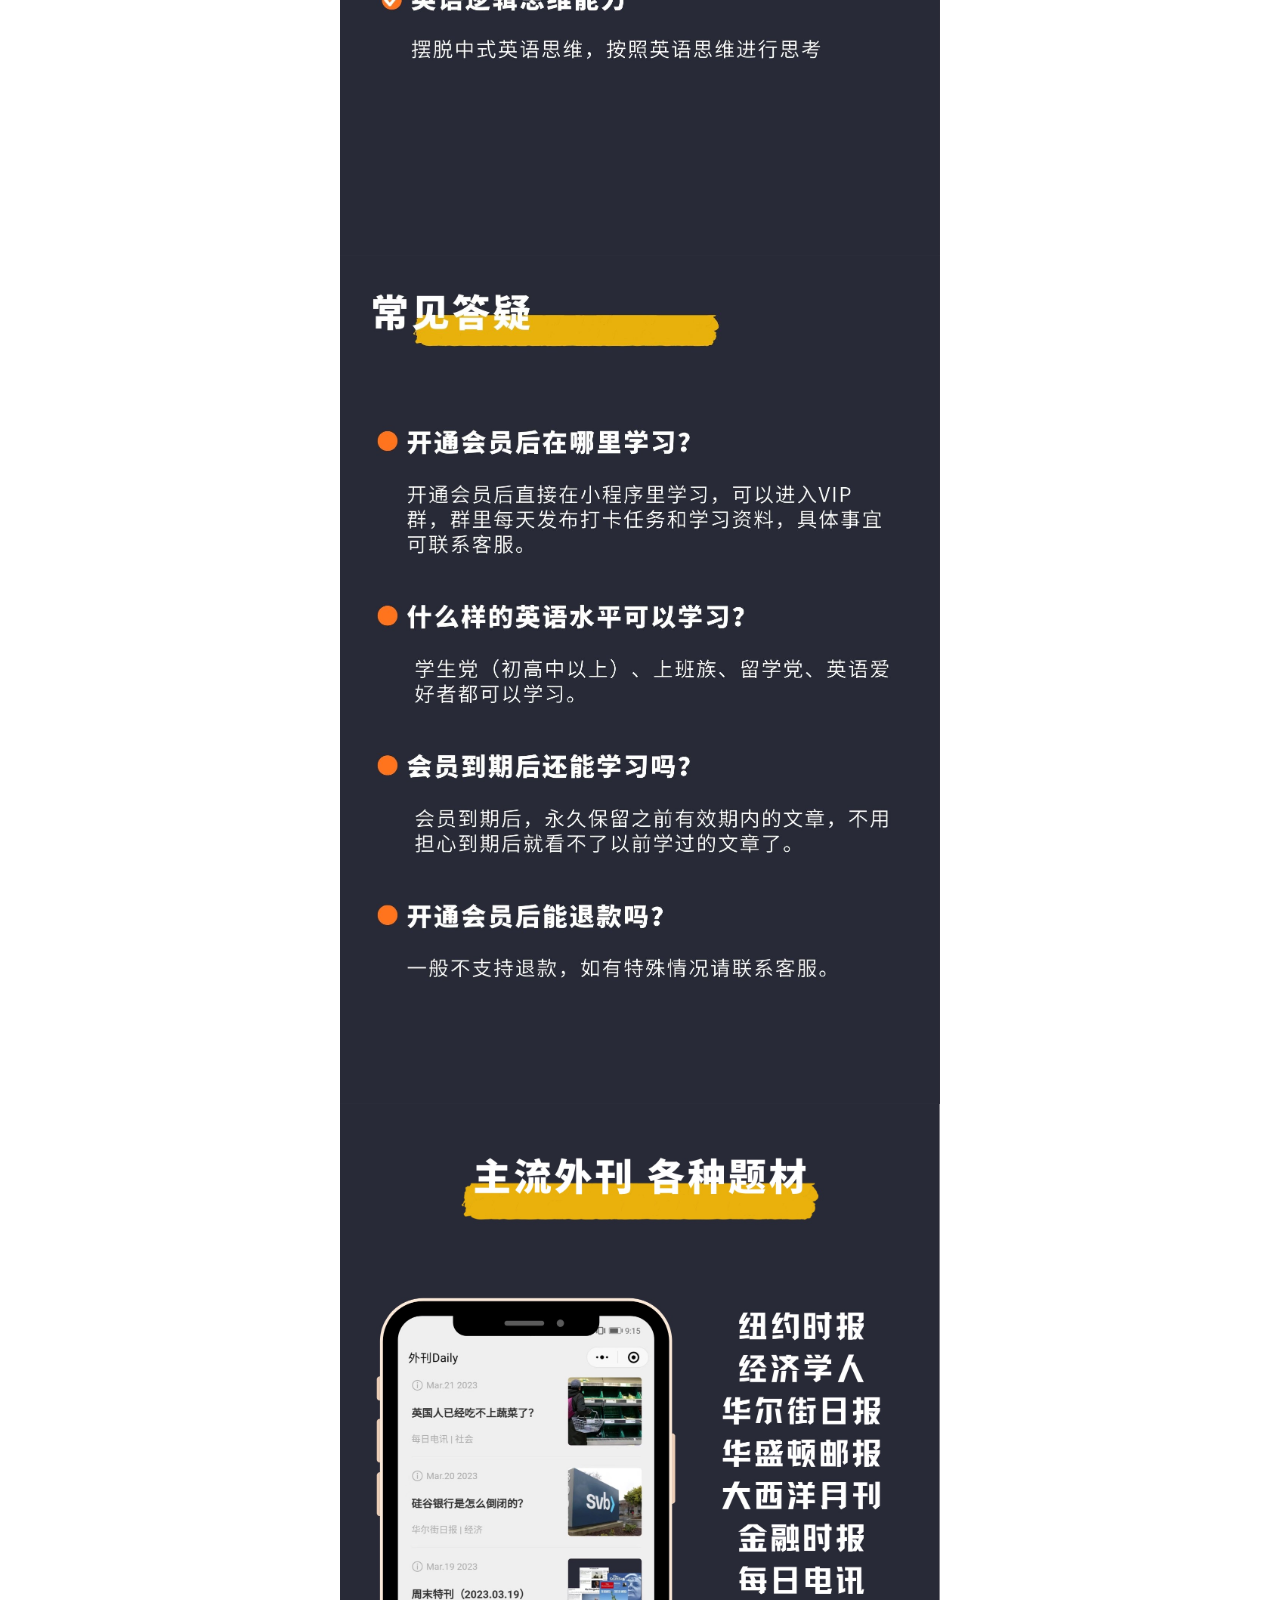
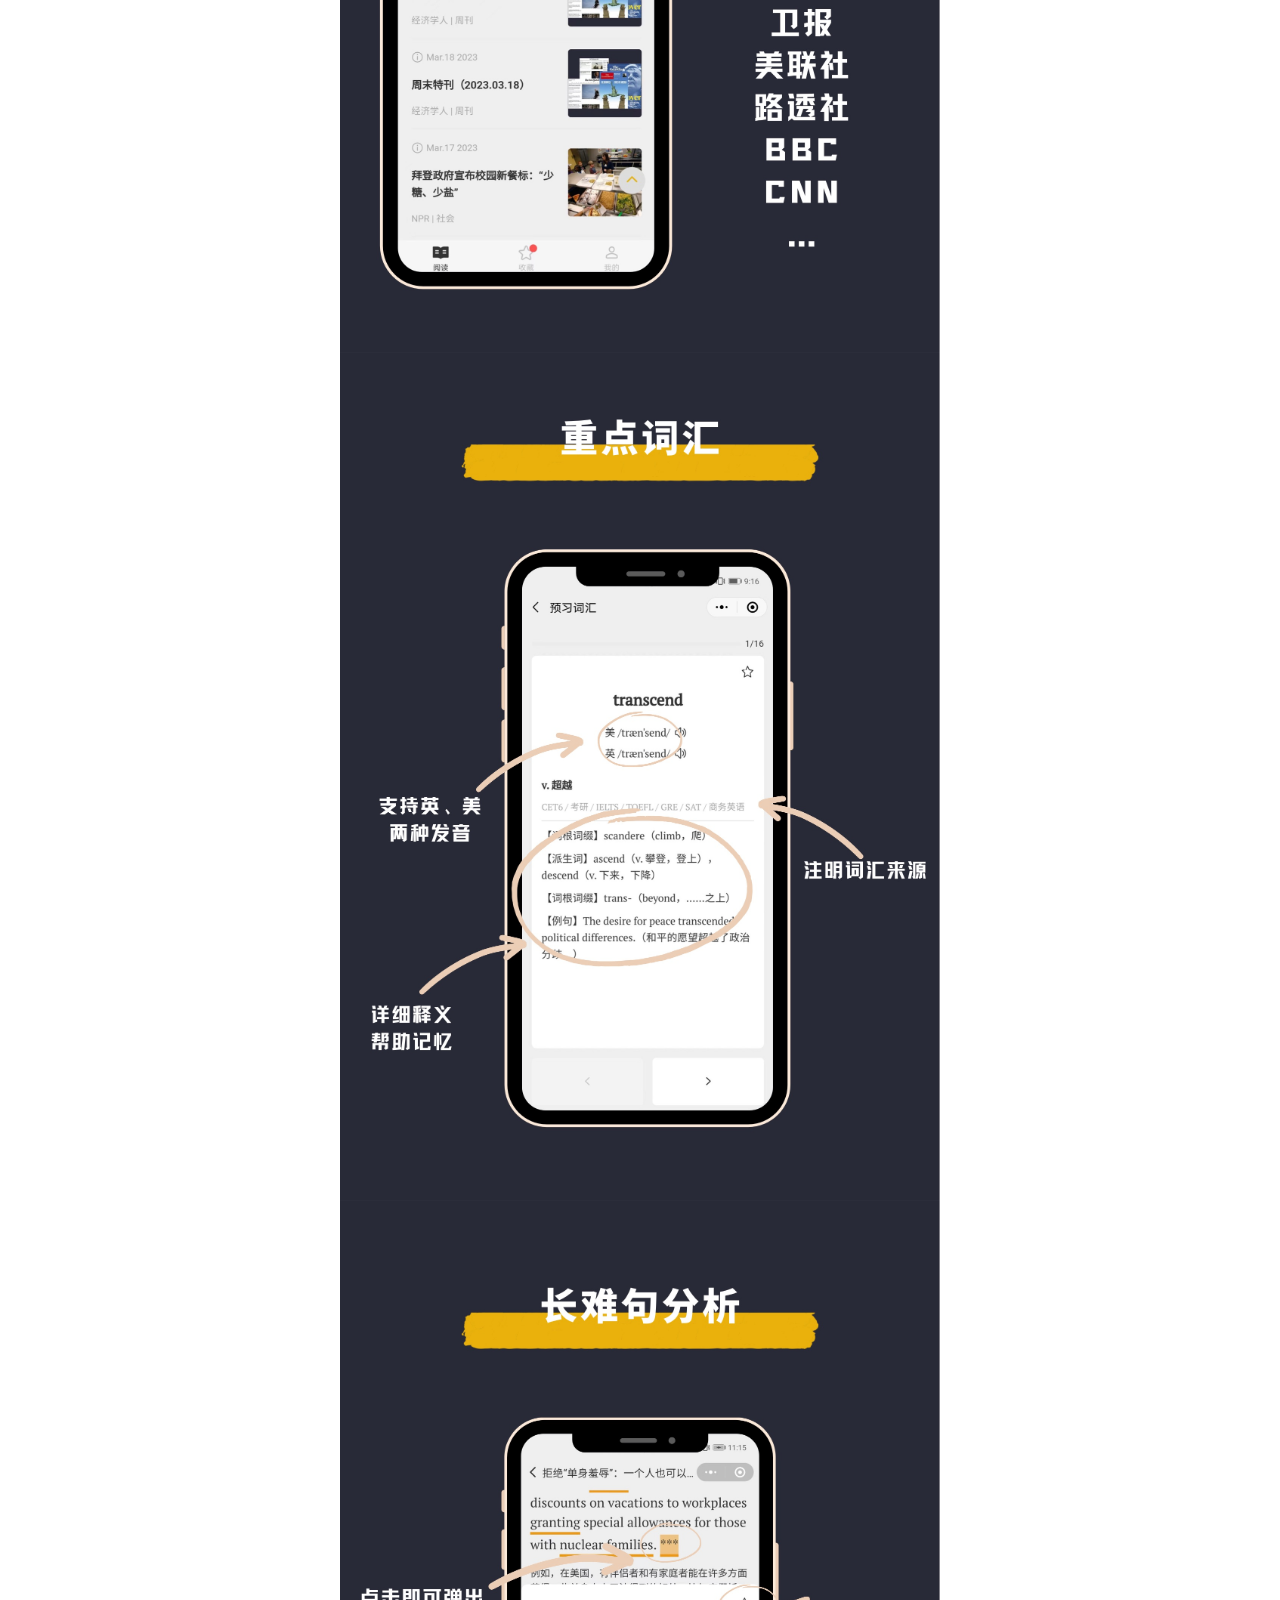
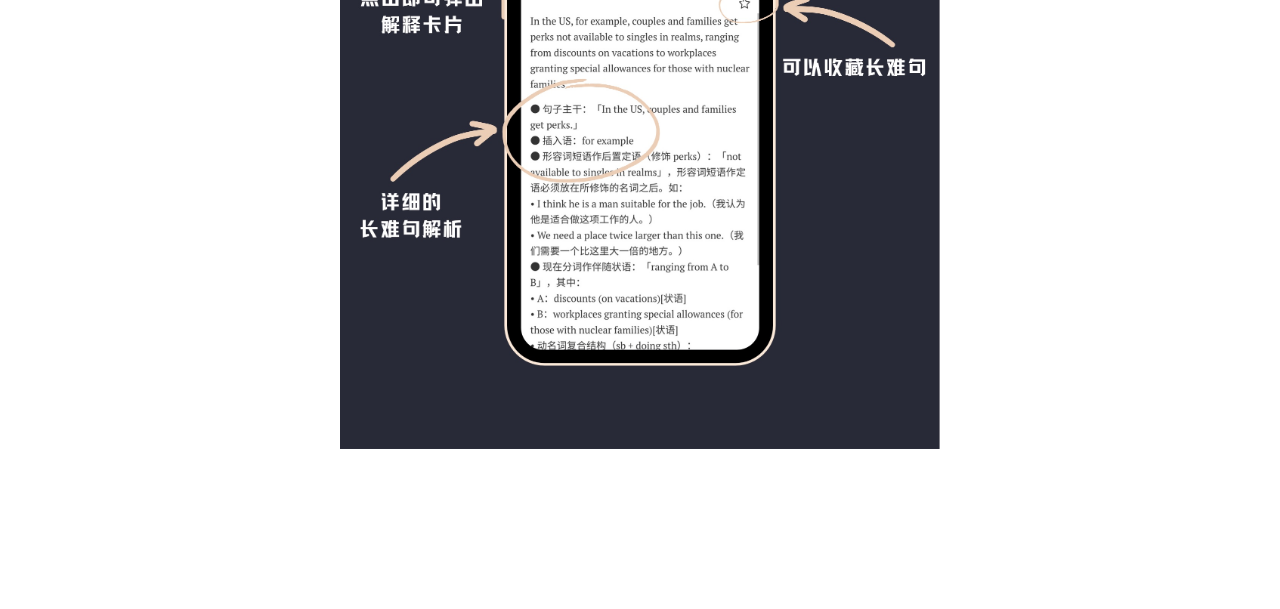
<file: docs/product.html>
<!DOCTYPE html>
<html lang="en-US">
  <head>
    <meta charset="utf-8">
    <meta name="viewport" content="width=device-width,initial-scale=1">
    <meta name="generator" content="VuePress 2.0.0-beta.66">
    <script>
      (function() {
        const userMode = localStorage.getItem('vuepress-reco-color-scheme') || 'auto';
        const systemDarkMode = window.matchMedia && window.matchMedia('(prefers-color-scheme: dark)').matches;

        if (userMode === 'dark' || (userMode === 'auto' && systemDarkMode)) {
          document.documentElement.classList.toggle('dark', true);
        }
      })();
    </script>
    <title>产品介绍 | 及目阅读</title><meta name="description" content="Just playing around">
    <link rel="modulepreload" href="/assets/app-0005231d.js"><link rel="modulepreload" href="/assets/product.html-34a72407.js"><link rel="modulepreload" href="/assets/product.html-c1381393.js"><link rel="prefetch" href="/assets/index.html-0a05feab.js" as="script"><link rel="prefetch" href="/assets/index.html-8c2edf06.js" as="script"><link rel="prefetch" href="/assets/index.html-4b3ba946.js" as="script"><link rel="prefetch" href="/assets/index.html-54f79303.js" as="script"><link rel="prefetch" href="/assets/contact.html-4033c167.js" as="script"><link rel="prefetch" href="/assets/privacy.html-3d185aa3.js" as="script"><link rel="prefetch" href="/assets/service.html-12a1f136.js" as="script"><link rel="prefetch" href="/assets/404.html-60b35caa.js" as="script"><link rel="prefetch" href="/assets/index.html-cd857361.js" as="script"><link rel="prefetch" href="/assets/index.html-24e323a0.js" as="script"><link rel="prefetch" href="/assets/index.html-6870d780.js" as="script"><link rel="prefetch" href="/assets/index.html-50ee6b52.js" as="script"><link rel="prefetch" href="/assets/contact.html-ce2059c9.js" as="script"><link rel="prefetch" href="/assets/privacy.html-29282ebc.js" as="script"><link rel="prefetch" href="/assets/service.html-a5d08d67.js" as="script"><link rel="prefetch" href="/assets/404.html-f287cb91.js" as="script"><link rel="prefetch" href="/assets/reco-valine-a195b6e9.js" as="script"><link rel="prefetch" href="/assets/giscus-aTimukGI-53d0120f.js" as="script"><link rel="prefetch" href="/assets/Downloads-f5ecd777.js" as="script">
    <link rel="preload" href="/assets/style-a0659c48.css" as="style"><link rel="stylesheet" href="/assets/style-a0659c48.css">
  </head>
  <body>
    <div id="app"><!--[--><div class="theme-container"><div class="common-wrapper series--no no-page-meta"><!----><!----></div></div><!----><!----><!--]--></div>
    <script type="module" src="/assets/app-0005231d.js" defer></script>
  </body>
</html>
</file>
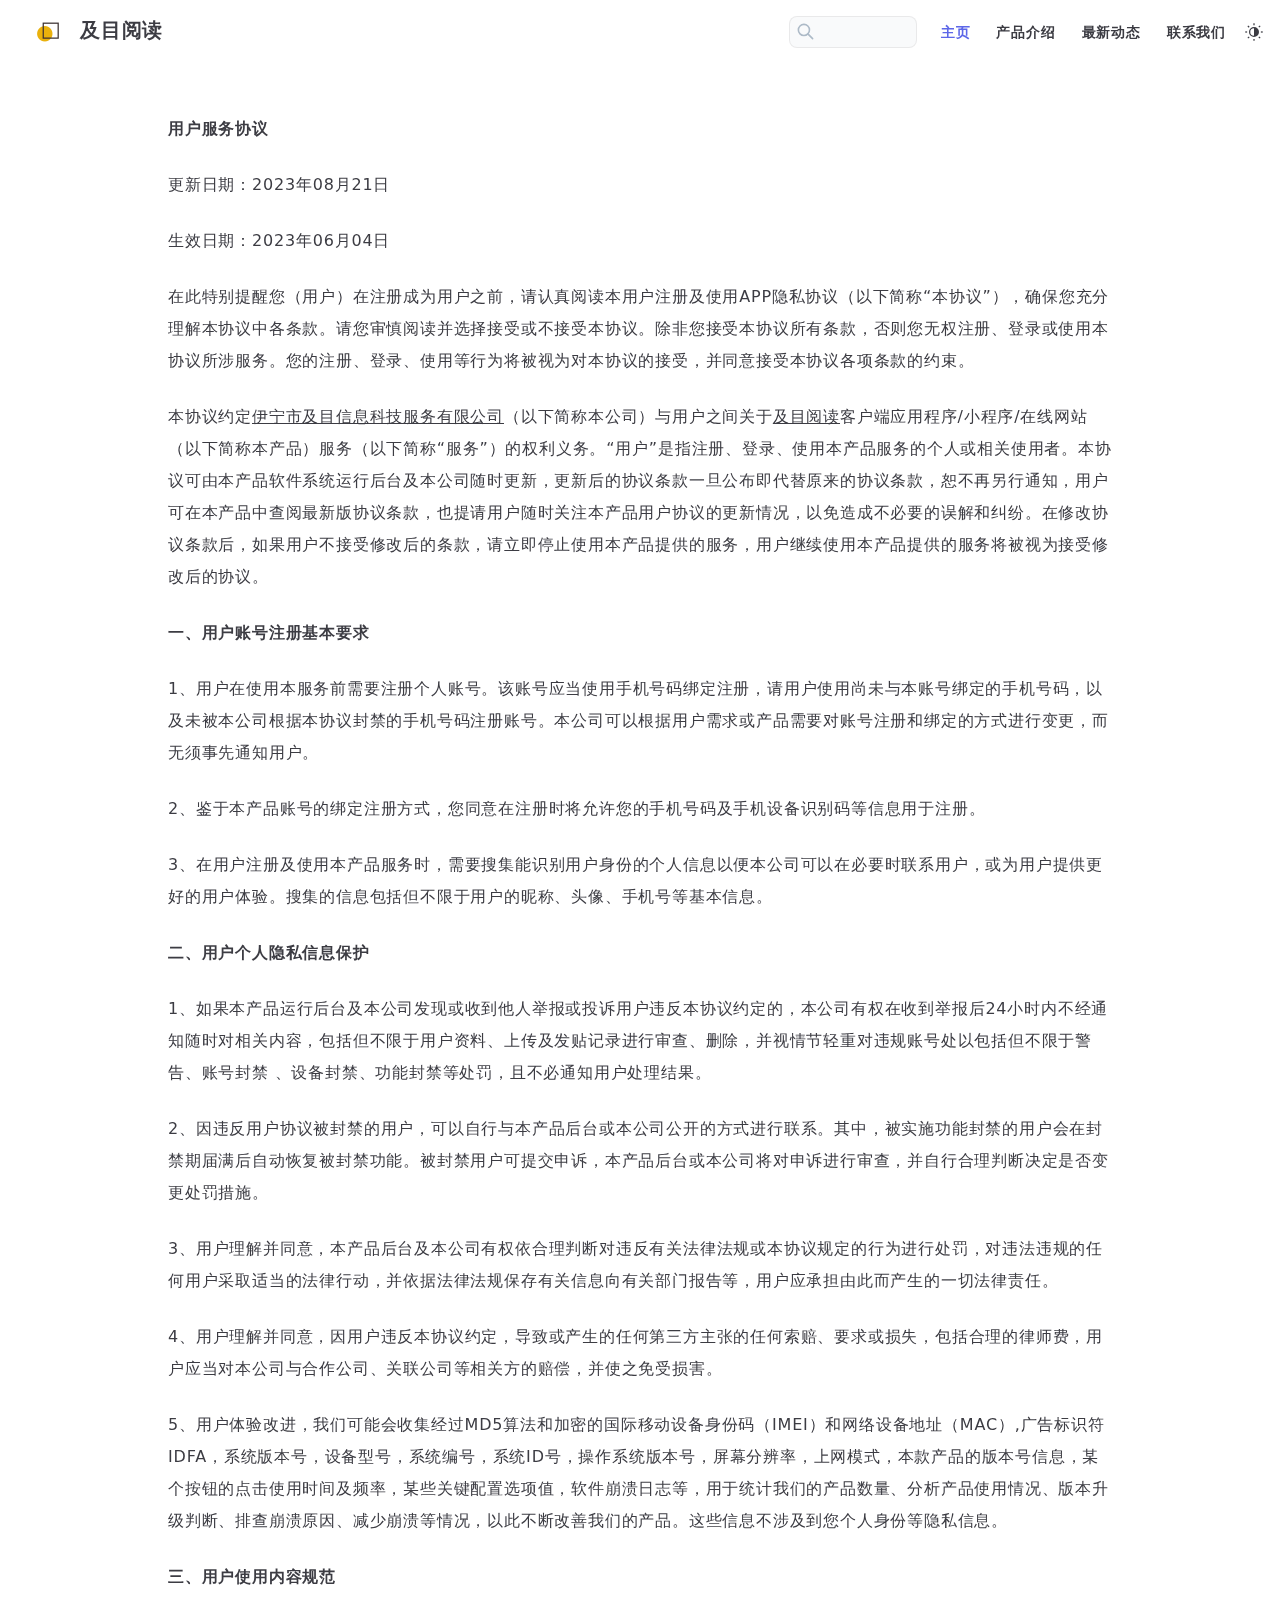
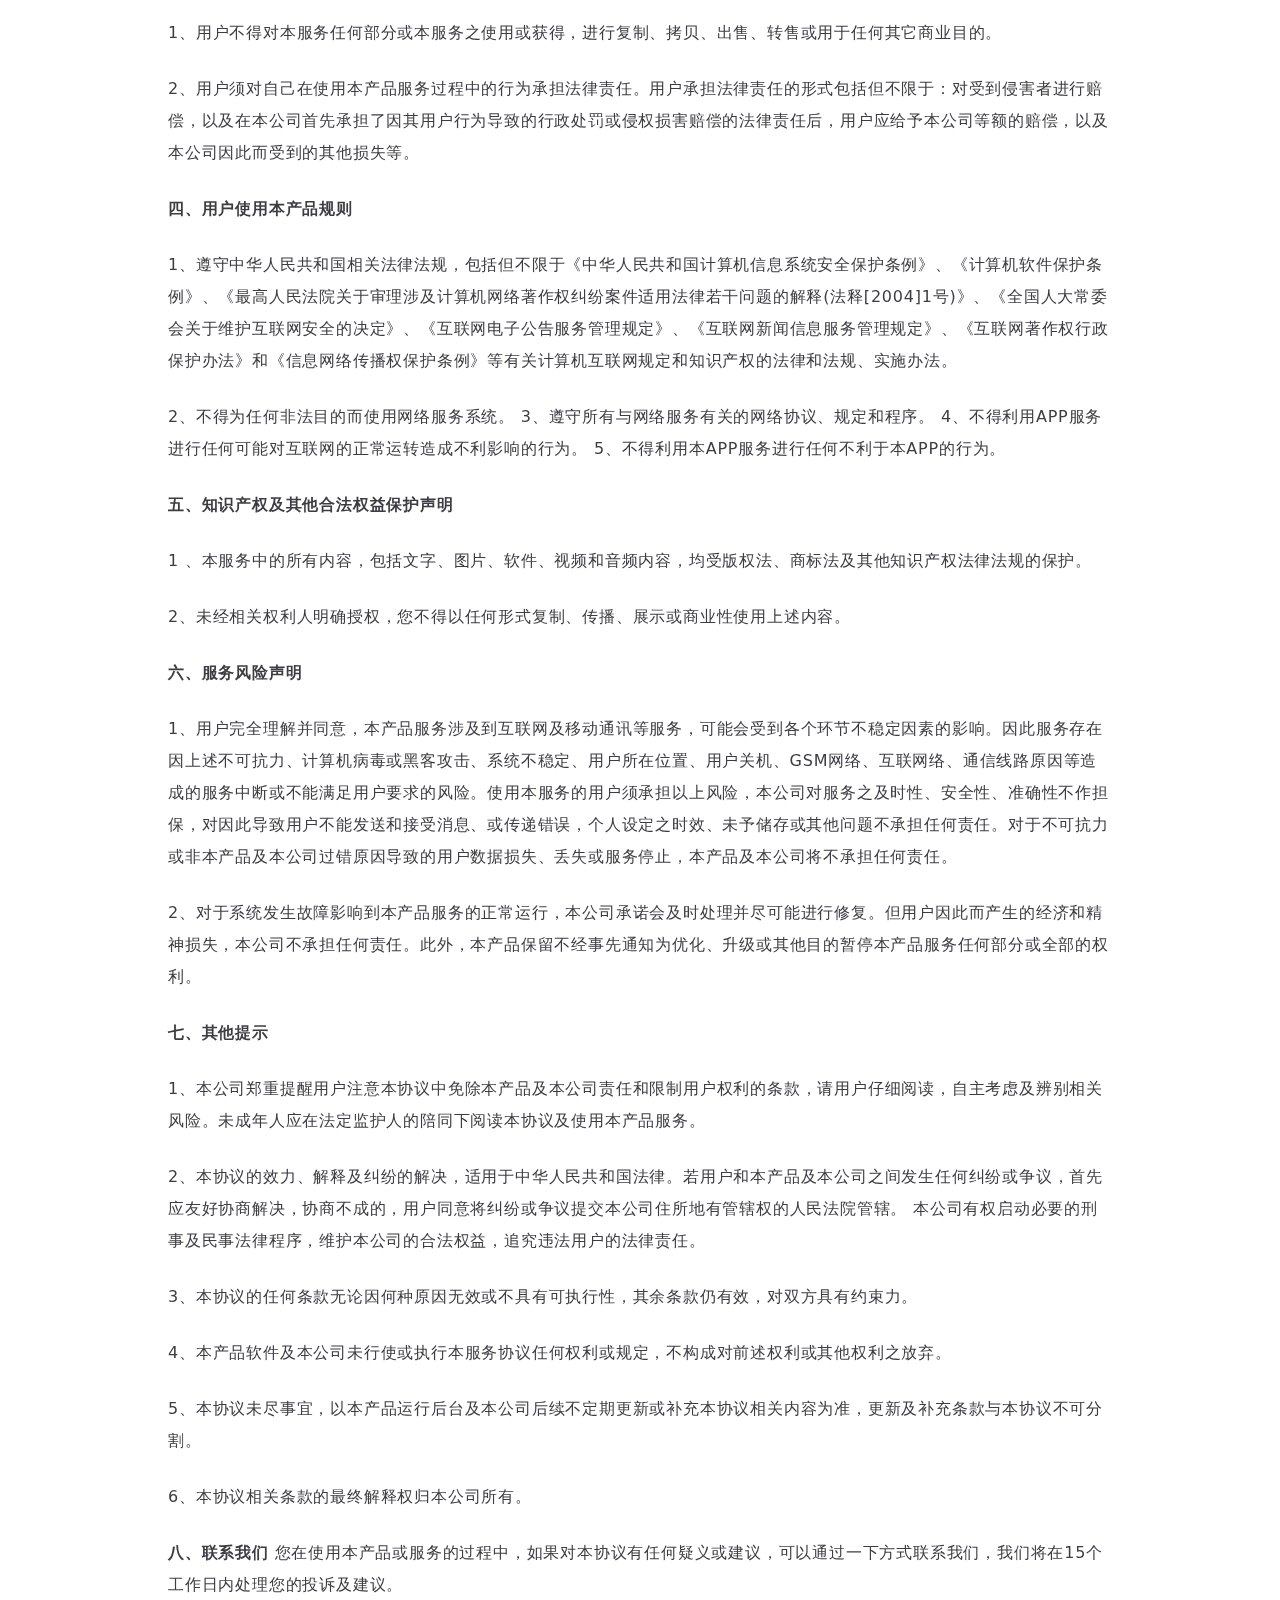
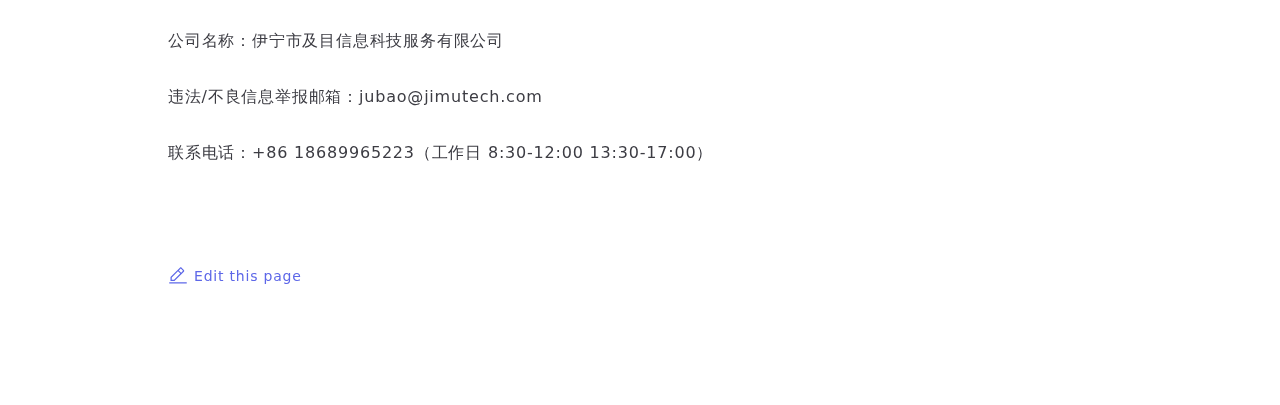
<file: docs/service.html>
<!DOCTYPE html>
<html lang="en-US">
  <head>
    <meta charset="utf-8">
    <meta name="viewport" content="width=device-width,initial-scale=1">
    <meta name="generator" content="VuePress 2.0.0-beta.66">
    <script>
      (function() {
        const userMode = localStorage.getItem('vuepress-reco-color-scheme') || 'auto';
        const systemDarkMode = window.matchMedia && window.matchMedia('(prefers-color-scheme: dark)').matches;

        if (userMode === 'dark' || (userMode === 'auto' && systemDarkMode)) {
          document.documentElement.classList.toggle('dark', true);
        }
      })();
    </script>
    <title>及目阅读</title><meta name="description" content="Just playing around">
    <link rel="modulepreload" href="/assets/app-0005231d.js"><link rel="modulepreload" href="/assets/service.html-12a1f136.js"><link rel="modulepreload" href="/assets/service.html-a5d08d67.js"><link rel="prefetch" href="/assets/index.html-0a05feab.js" as="script"><link rel="prefetch" href="/assets/index.html-8c2edf06.js" as="script"><link rel="prefetch" href="/assets/index.html-4b3ba946.js" as="script"><link rel="prefetch" href="/assets/index.html-54f79303.js" as="script"><link rel="prefetch" href="/assets/contact.html-4033c167.js" as="script"><link rel="prefetch" href="/assets/privacy.html-3d185aa3.js" as="script"><link rel="prefetch" href="/assets/product.html-c1381393.js" as="script"><link rel="prefetch" href="/assets/404.html-60b35caa.js" as="script"><link rel="prefetch" href="/assets/index.html-cd857361.js" as="script"><link rel="prefetch" href="/assets/index.html-24e323a0.js" as="script"><link rel="prefetch" href="/assets/index.html-6870d780.js" as="script"><link rel="prefetch" href="/assets/index.html-50ee6b52.js" as="script"><link rel="prefetch" href="/assets/contact.html-ce2059c9.js" as="script"><link rel="prefetch" href="/assets/privacy.html-29282ebc.js" as="script"><link rel="prefetch" href="/assets/product.html-34a72407.js" as="script"><link rel="prefetch" href="/assets/404.html-f287cb91.js" as="script"><link rel="prefetch" href="/assets/reco-valine-a195b6e9.js" as="script"><link rel="prefetch" href="/assets/giscus-aTimukGI-53d0120f.js" as="script"><link rel="prefetch" href="/assets/Downloads-f5ecd777.js" as="script">
    <link rel="preload" href="/assets/style-a0659c48.css" as="style"><link rel="stylesheet" href="/assets/style-a0659c48.css">
  </head>
  <body>
    <div id="app"><!--[--><div class="theme-container"><div class="common-wrapper series--no"><!----><!----></div></div><!----><!----><!--]--></div>
    <script type="module" src="/assets/app-0005231d.js" defer></script>
  </body>
</html>
</file>
<file: assets/style-a0659c48.css>
.bulletin-wrapper{--tw-text-opacity: 1;color:rgb(60 60 67 / var(--tw-text-opacity))}.dark .bulletin-wrapper{color:#fffff5db}.bulletin-wrapper{--tw-bg-opacity: 1;background-color:rgb(255 255 255 / var(--tw-bg-opacity))}.dark .bulletin-wrapper{--tw-bg-opacity: 1;background-color:rgb(22 22 23 / var(--tw-bg-opacity))}.bulletin-wrapper{position:fixed;top:5rem;right:1rem;z-index:10;box-sizing:border-box;border-radius:.5rem;border-width:1px;border-style:solid;border-color:#c8c8c852}.dark .bulletin-wrapper{border-color:#52525952}.bulletin-wrapper,.dark .bulletin-wrapper{--tw-border-opacity: 1;border-color:rgb(93 103 232 / var(--tw-border-opacity))}.bulletin-wrapper{min-height:200px;max-height:660px;overflow-y:auto}.bulletin-wrapper .bulletin-title{margin:0;box-sizing:border-box;display:flex;align-items:center;justify-content:space-between;--tw-bg-opacity: 1;background-color:rgb(93 103 232 / var(--tw-bg-opacity));padding:.375rem;--tw-text-opacity: 1;color:rgb(255 255 255 / var(--tw-text-opacity))}.bulletin-wrapper .bulletin-title .btn-close{right:.5rem;display:inline-block;height:1rem;width:1rem;cursor:pointer;--tw-text-opacity: 1;color:rgb(255 255 255 / var(--tw-text-opacity));width:22px;height:22px;fill:currentColor}.bulletin-wrapper .bulletin-content{box-sizing:border-box;padding:1.5rem 2rem}.bulletin-wrapper .bulletin-content .btn-group{text-align:center}.bulletin-wrapper .bulletin-content .btn{display:inline-block;height:3.5rem;width:3.5rem;cursor:pointer;border-radius:50%;--tw-bg-opacity: 1;background-color:rgb(93 103 232 / var(--tw-bg-opacity));text-align:center;--tw-text-opacity: 1;color:rgb(255 255 255 / var(--tw-text-opacity));line-height:3.5rem}.bulletin-wrapper .bulletin-content .btn:not(:first-child){margin-left:.5rem}.bulletin-wrapper .bulletin-content h5{margin-top:1rem;margin-bottom:1rem;padding-top:0}.bulletin-wrapper .bulletin-content img{width:100%}.bulletin-wrapper .bulletin-content hr{margin-top:2rem;margin-bottom:2rem;border-top-width:1px;border-style:solid;--tw-border-opacity: 1;border-color:rgb(93 103 232 / var(--tw-border-opacity))}@keyframes spin{0%{transform:rotate(0)}to{transform:rotate(360deg)}}@keyframes pulse{50%{background:rgb(220,220,220)}}.v{font-size:16px;text-align:left}.v *{box-sizing:border-box;line-height:2;transition:all .3s ease}.v hr{margin:.825em 0;border-color:#f6f6f6;border-style:dashed}.v.hide-avatar .vimg{display:none}.v a{position:relative;cursor:pointer;color:#1abc9c;text-decoration:none;display:inline-block}.v a:hover{color:#d7191a}.v pre,.v code{background-color:#f6f6f6;color:#555;padding:.2em .4em;border-radius:3px;font-size:85%;margin:0}.v pre{padding:10px;overflow:auto;line-height:1.45}.v pre code{padding:0;background:transparent;white-space:pre-wrap;word-break:keep-all}.v blockquote{color:#666;margin:.5em 0;padding:0 0 0 1em;border-left:8px solid rgba(238,238,238,.5)}.v .vinput{border:none;resize:none;outline:none;padding:10px 5px;max-width:100%;font-size:.775em}.v input[type=checkbox],.v input[type=radio]{display:inline-block;vertical-align:middle;margin-top:-2px}.v .vwrap{border:1px solid #f0f0f0;border-radius:4px;margin-bottom:10px;overflow:hidden;position:relative;padding:10px}.v .vwrap input{background:transparent}.v .vwrap .vedit{position:relative;padding-top:10px}.v .vwrap .vedit .vctrl{text-align:right;font-size:12px}.v .vwrap .vedit .vctrl span{padding:10px;display:inline-block;vertical-align:middle;cursor:pointer}.v .vwrap .vedit .vemojis{display:none;font-size:18px;text-align:justify;max-height:145px;overflow:auto;margin-bottom:10px;box-shadow:0 0 1px #f0f0f0}.v .vwrap .vedit .vemojis i{font-style:normal;padding:7px 0;width:38px;cursor:pointer;text-align:center;display:inline-block;vertical-align:middle}.v .vwrap .vedit .vpreview{padding:7px;box-shadow:0 0 1px #f0f0f0}.v .vwrap .vedit .vpreview img,.v .vwrap .vedit .vpreview frame,.v .vwrap .vedit .vpreview iframe{max-width:100%;border:none}.v .vwrap .vheader .vinput{width:33.33%;border-bottom:1px #dedede dashed}.v .vwrap .vheader.item2 .vinput{width:50%}.v .vwrap .vheader.item1 .vinput{width:100%}.v .vwrap .vheader .vinput:focus{border-bottom-color:#eb5055}@media screen and (max-width: 520px){.v .vwrap .vheader .vinput,.v .vwrap .vheader.item2 .vinput{width:100%}}.v .vwrap .vcontrol{font-size:0;padding-top:15px}.v .vwrap .vcontrol .col{display:inline-block;font-size:16px;vertical-align:middle;color:#ccc}.v .vwrap .vcontrol .col.text-right{text-align:right}.v .vwrap .vcontrol .col svg{margin-right:2px;overflow:hidden;fill:currentColor;vertical-align:middle}.v .vwrap .vcontrol .col.col-20{width:20%}.v .vwrap .vcontrol .col.col-40{width:40%}.v .vwrap .vcontrol .col.col-60{width:60%}.v .vwrap .vcontrol .col.col-80{width:80%}.v .vwrap .vcontrol .col.split{width:50%}.v .vwrap .vmark{position:absolute;background:rgba(0,0,0,.65);width:100%;height:100%;left:0;top:0}.v .vwrap .vmark .valert{padding-top:3em}.v .vwrap .vmark .valert .vtext{color:#fff;padding:1em 0}.v .vwrap .vmark .valert .vcode{width:4.6875em;border-radius:.3125em;padding:.5em;background:#dedede}.v .vwrap .vmark .valert .vcode:focus{border-color:#3090e4;background-color:#fff}@media screen and(max-width:720px){.v .vwrap .vmark .valert{padding-top:5.5em}.v .vwrap .vmark .valert .vtext{color:#fff;padding:1em 0}}.v .power{color:#999;font-size:.75em;padding:.5em 0}.v .power a{font-size:.75em}.v .vinfo{font-size:0;padding:5px}.v .vinfo .col{font-size:16px;display:inline-block;width:50%;vertical-align:middle}.v .vinfo .vcount .vnum{font-weight:600;font-size:1.25em}.v a{text-decoration:none;color:#555}.v a:hover{color:#222}.v ul,.v ol{padding:0;margin-left:1.25em}.v .txt-center{text-align:center}.v .txt-right{text-align:right}.v .pd5{padding:5px}.v .pd10{padding:10px}.v .veditor{width:100%;min-height:8.75em;font-size:.875em;resize:vertical;transition:all .25s ease;--tw-text-opacity: 1;color:rgb(60 60 67 / var(--tw-text-opacity))}.dark .v .veditor{color:#fffff5db}.v .veditor{--tw-bg-opacity: 1;background-color:rgb(249 250 251 / var(--tw-bg-opacity))}.dark .v .veditor{--tw-bg-opacity: 1;background-color:rgb(32 32 34 / var(--tw-bg-opacity))}.v .vbtn{transition-duration:.4s;text-align:center;color:#313131;border:1px solid #ededed;border-radius:.3em;display:inline-block;background:#ededed;margin-bottom:0;font-weight:400;vertical-align:middle;touch-action:manipulation;cursor:pointer;white-space:nowrap;padding:.5em 1.25em;font-size:.875em;line-height:1.42857143;-webkit-user-select:none;-moz-user-select:none;user-select:none;outline:none}.v .vbtn+.vbtn{margin-left:1.25em}.v .vbtn:active,.v .vbtn:hover{color:#3090e4;border-color:#3090e4;background-color:#fff}.v .vempty{padding:1.25em;text-align:center;color:#999}.v .vlist{width:100%}.v .vlist .vcard{padding-top:1.5em;position:relative;display:block}.v .vlist .vcard:after{content:"";clear:both;display:block}.v .vlist .vcard .vimg{width:3.125em;height:3.125em;float:left;border-radius:50%;margin-right:.7525em;border:1px solid #f5f5f5;padding:.125em}@media screen and (max-width: 720px){.v .vlist .vcard .vimg{width:2.5em;height:2.5em}}.v .vlist .vcard .vhead{line-height:1.5;margin-top:0}.v .vlist .vcard .vhead .vnick{position:relative;font-size:.875em;font-weight:500;margin-right:.875em;cursor:pointer;color:#1abc9c;text-decoration:none;display:inline-block}.v .vlist .vcard .vhead .vnick:hover{color:#d7191a}.v .vlist .vcard .vhead .vsys{display:inline-block;padding:.2em .5em;background:#ededed;color:#b3b1b1;font-size:.75em;border-radius:.2em;margin-right:.3em}@media screen and (max-width: 520px){.v .vlist .vcard .vhead .vsys{display:none}}.v .vlist .vcard .vh{overflow:hidden;padding-bottom:.5em;border-bottom:1px dashed #f5f5f5}.v .vlist .vcard .vh .vtime{color:#b3b3b3;font-size:.75em;margin-right:.875em}.v .vlist .vcard .vh .vmeta{line-height:1;position:relative}.v .vlist .vcard .vh .vmeta .vat{font-size:.8125em;color:#ef2f11;cursor:pointer;float:right}.v .vlist .vcard:last-child .vh{border-bottom:none}.v .vlist .vcard .vcontent{word-wrap:break-word;word-break:break-all;text-align:justify;color:#4a4a4a;font-size:.875em;line-height:2;position:relative;margin-bottom:.75em;padding-top:.625em}.v .vlist .vcard .vcontent img,.v .vlist .vcard .vcontent iframe,.v .vlist .vcard .vcontent frame{max-width:100%;border:none}.v .vlist .vcard .vcontent.expand{cursor:pointer;max-height:11.25em;overflow:hidden}.v .vlist .vcard .vcontent.expand:before{display:block;content:"";position:absolute;width:100%;left:0;top:0;bottom:3.15em;pointer-events:none;background:linear-gradient(180deg,rgba(255,255,255,0),rgba(255,255,255,.9))}.v .vlist .vcard .vcontent.expand:after{display:block;content:"Click on expand";text-align:center;color:#828586;position:absolute;width:100%;height:3.15em;line-height:3.15em;left:0;bottom:0;pointer-events:none;background:rgba(255,255,255,.9)}.v .vlist .vcard .vquote{color:#666;margin-top:1em;padding-left:1em;border-left:1px dashed rgba(238,238,238,.5)}.v .vlist .vcard .vquote .vimg{width:2.225em;height:2.225em}.v .vpage .vmore{margin:1em 0}.v .clear{content:"";display:block;clear:both}.v .vloading{position:relative;padding:20px;display:block;height:80px}.v .vloading:before{box-sizing:border-box;content:"";position:absolute;display:inline-block;top:20px;left:50%;margin-left:-20px;width:40px;height:40px;border:6px double rgb(160,160,160);border-top-color:transparent;border-bottom-color:transparent;border-radius:50%;animation:spin 1s infinite linear}.reco-valine-wrapper #valine.v .vbtn{border-width:1px;border-style:solid;border-color:#c8c8c852}.dark .reco-valine-wrapper #valine.v .vbtn{border-color:#52525952}.reco-valine-wrapper #valine.v .vbtn{border-radius:.5rem;--tw-border-opacity: 1;border-color:rgb(93 103 232 / var(--tw-border-opacity));--tw-text-opacity: 1;color:rgb(93 103 232 / var(--tw-text-opacity))}.reco-valine-wrapper #valine.v .vbtn:hover{background-color:#5d67e8e6;--tw-text-opacity: 1;color:rgb(60 60 67 / var(--tw-text-opacity))}.reco-valine-wrapper #valine.v .vwrap{border-width:1px;border-style:solid;border-color:#c8c8c852}.dark .reco-valine-wrapper #valine.v .vwrap{border-color:#52525952}.reco-valine-wrapper #valine.v .vwrap{border-radius:.5rem;--tw-text-opacity: 1;color:rgb(60 60 67 / var(--tw-text-opacity))}.dark .reco-valine-wrapper #valine.v .vwrap{color:#fffff5db}.reco-valine-wrapper #valine.v .vwrap{--tw-bg-opacity: 1;background-color:rgb(249 250 251 / var(--tw-bg-opacity))}.dark .reco-valine-wrapper #valine.v .vwrap{--tw-bg-opacity: 1;background-color:rgb(32 32 34 / var(--tw-bg-opacity))}.reco-valine-wrapper #valine.v .vwrap .vheader .vinput{border-width:1px;border-style:solid;border-color:#c8c8c852}.dark .reco-valine-wrapper #valine.v .vwrap .vheader .vinput{border-color:#52525952}.reco-valine-wrapper #valine.v .vwrap .vheader .vinput{border-width:0px;border-bottom-width:1px;--tw-text-opacity: 1;color:rgb(60 60 67 / var(--tw-text-opacity))}.dark .reco-valine-wrapper #valine.v .vwrap .vheader .vinput{color:#fffff5db}.reco-valine-wrapper #valine.v .vwrap .vheader .vinput{--tw-bg-opacity: 1;background-color:rgb(249 250 251 / var(--tw-bg-opacity))}.dark .reco-valine-wrapper #valine.v .vwrap .vheader .vinput{--tw-bg-opacity: 1;background-color:rgb(32 32 34 / var(--tw-bg-opacity))}.reco-valine-wrapper #valine.v .vwrap .vheader .vinput{border-style:dashed}.reco-valine-wrapper #valine.v .vwrap .vheader .vinput:focus{--tw-border-opacity: 1;border-color:rgb(93 103 232 / var(--tw-border-opacity))}.reco-valine-wrapper #valine.v .vwrap .vheader .vinput:-internal-autofill-selected{--tw-text-opacity: 1;color:rgb(60 60 67 / var(--tw-text-opacity))}.dark .reco-valine-wrapper #valine.v .vwrap .vheader .vinput:-internal-autofill-selected{color:#fffff5db}.reco-valine-wrapper #valine.v .vwrap .vheader .vinput:-internal-autofill-selected{--tw-bg-opacity: 1;background-color:rgb(255 255 255 / var(--tw-bg-opacity))}.dark .reco-valine-wrapper #valine.v .vwrap .vheader .vinput:-internal-autofill-selected{--tw-bg-opacity: 1;background-color:rgb(22 22 23 / var(--tw-bg-opacity))}.reco-valine-wrapper #valine.v .vwrap .vtext{--tw-text-opacity: 1;color:rgb(60 60 67 / var(--tw-text-opacity))}.dark .reco-valine-wrapper #valine.v .vwrap .vtext{color:#fffff5db}.reco-valine-wrapper #valine.v .vwrap .vtext input{border-width:1px;border-style:solid;border-color:#c8c8c852}.dark .reco-valine-wrapper #valine.v .vwrap .vtext input{border-color:#52525952}.reco-valine-wrapper #valine.v .vwrap .vtext input{--tw-text-opacity: 1;color:rgb(60 60 67 / var(--tw-text-opacity))}.dark .reco-valine-wrapper #valine.v .vwrap .vtext input{color:#fffff5db}.reco-valine-wrapper #valine.v .vwrap .vtext input{--tw-bg-opacity: 1;background-color:rgb(249 250 251 / var(--tw-bg-opacity))}.dark .reco-valine-wrapper #valine.v .vwrap .vtext input{--tw-bg-opacity: 1;background-color:rgb(32 32 34 / var(--tw-bg-opacity))}.reco-valine-wrapper #valine.v .vwrap .vtext input{--tw-text-opacity: 1;color:rgb(93 103 232 / var(--tw-text-opacity))}.reco-valine-wrapper #valine.v .vicon.actived{fill:currentColor;--tw-text-opacity: 1;color:rgb(93 103 232 / var(--tw-text-opacity))}.reco-valine-wrapper #valine.v .vinfo{padding-left:.5rem}.reco-valine-wrapper #valine.v .vcard{position:relative}.reco-valine-wrapper #valine.v .vcard .vquote{border-width:1px;border-style:solid;border-color:#c8c8c852}.dark .reco-valine-wrapper #valine.v .vcard .vquote{border-color:#52525952}.reco-valine-wrapper #valine.v .vcard .vquote{border-width:0px;border-left-width:1px;margin-left:.5rem;border-style:dashed}.reco-valine-wrapper #valine.v .vcard .vimg{position:absolute;top:1.75rem;height:2.75rem;width:2.75rem;border-radius:.5rem;border-width:1px;border-color:#5d67e8e6;padding:0}.reco-valine-wrapper #valine.v .vcard .vhead .vnick{--tw-text-opacity: 1;color:rgb(93 103 232 / var(--tw-text-opacity))}.reco-valine-wrapper #valine.v .vcard .vhead .vnick:before{--tw-bg-opacity: 1;background-color:rgb(93 103 232 / var(--tw-bg-opacity))}.reco-valine-wrapper #valine.v .vh{border-bottom-width:0px}.reco-valine-wrapper #valine.v .vh .vhead{padding-left:4rem}.reco-valine-wrapper #valine.v .vh .vhead .vsys{--tw-text-opacity: 1;color:rgb(60 60 67 / var(--tw-text-opacity))}.dark .reco-valine-wrapper #valine.v .vh .vhead .vsys{color:#fffff5db}.reco-valine-wrapper #valine.v .vh .vhead .vsys{--tw-bg-opacity: 1;background-color:rgb(249 250 251 / var(--tw-bg-opacity))}.dark .reco-valine-wrapper #valine.v .vh .vhead .vsys{--tw-bg-opacity: 1;background-color:rgb(32 32 34 / var(--tw-bg-opacity))}.reco-valine-wrapper #valine.v .vh .vhead .vsys{color:#5d67e8e6}.reco-valine-wrapper #valine.v .vh .vmeta{margin-bottom:1rem;padding-left:4rem}.reco-valine-wrapper #valine.v .vh .vmeta .vat{margin-right:.375rem;border-radius:.375rem;border-width:1px;border-style:solid;--tw-border-opacity: 1;border-color:rgb(93 103 232 / var(--tw-border-opacity));padding-left:.375rem;padding-right:.375rem;padding-top:0;padding-bottom:0;--tw-text-opacity: 1;color:rgb(93 103 232 / var(--tw-text-opacity))}.reco-valine-wrapper #valine.v .vh .vmeta .vat:hover{background-color:#5d67e8e6;--tw-text-opacity: 1;color:rgb(255 255 255 / var(--tw-text-opacity))}.reco-valine-wrapper #valine.v .vh .vcontent{--tw-text-opacity: 1;color:rgb(60 60 67 / var(--tw-text-opacity))}.dark .reco-valine-wrapper #valine.v .vh .vcontent{color:#fffff5db}.reco-valine-wrapper #valine.v .vh .vcontent{--tw-bg-opacity: 1;background-color:rgb(249 250 251 / var(--tw-bg-opacity))}.dark .reco-valine-wrapper #valine.v .vh .vcontent{--tw-bg-opacity: 1;background-color:rgb(32 32 34 / var(--tw-bg-opacity))}.reco-valine-wrapper #valine.v .vh .vcontent{margin:0;border-radius:.5rem;padding:.125rem .625rem}.reco-valine-wrapper #valine.v .vh .vcontent p .at{--tw-text-opacity: 1;color:rgb(93 103 232 / var(--tw-text-opacity))}.reco-valine-wrapper #valine.v .vh .vcontent.expand:before{background-image:linear-gradient(to bottom,var(--tw-gradient-stops));--tw-gradient-from: rgb(249 250 251 / 0);--tw-gradient-to: rgb(249 250 251 / 0);--tw-gradient-stops: var(--tw-gradient-from), var(--tw-gradient-to);--tw-gradient-to: #ffffff}.dark .reco-valine-wrapper #valine.v .vh .vcontent.expand:before{--tw-gradient-from: rgb(32 32 34 / 0);--tw-gradient-to: rgb(32 32 34 / 0);--tw-gradient-stops: var(--tw-gradient-from), var(--tw-gradient-to);--tw-gradient-to: #161617}.reco-valine-wrapper #valine.v .vh .vcontent.expand:after{--tw-text-opacity: 1;color:rgb(60 60 67 / var(--tw-text-opacity))}.dark .reco-valine-wrapper #valine.v .vh .vcontent.expand:after{color:#fffff5db}.reco-valine-wrapper #valine.v .vh .vcontent.expand:after{--tw-bg-opacity: 1;background-color:rgb(255 255 255 / var(--tw-bg-opacity))}.dark .reco-valine-wrapper #valine.v .vh .vcontent.expand:after{--tw-bg-opacity: 1;background-color:rgb(22 22 23 / var(--tw-bg-opacity))}.reco-valine-wrapper #valine.v .vh .vcontent.expand:after{--tw-text-opacity: 1 !important;color:rgb(93 103 232 / var(--tw-text-opacity))!important}.reco-valine-wrapper #valine.v .info{padding-right:.625rem}.reco-valine-wrapper #valine.v code,.reco-valine-wrapper #valine.v pre,.reco-valine-wrapper #valine.v .vbtn{--tw-text-opacity: 1;color:rgb(60 60 67 / var(--tw-text-opacity))}.dark .reco-valine-wrapper #valine.v code,.dark .reco-valine-wrapper #valine.v pre,.dark .reco-valine-wrapper #valine.v .vbtn{color:#fffff5db}.reco-valine-wrapper #valine.v code,.reco-valine-wrapper #valine.v pre,.reco-valine-wrapper #valine.v .vbtn{--tw-bg-opacity: 1;background-color:rgb(249 250 251 / var(--tw-bg-opacity))}.dark .reco-valine-wrapper #valine.v code,.dark .reco-valine-wrapper #valine.v pre,.dark .reco-valine-wrapper #valine.v .vbtn{--tw-bg-opacity: 1;background-color:rgb(32 32 34 / var(--tw-bg-opacity))}.reco-valine-wrapper #valine.v a{--tw-text-opacity: 1;color:rgb(93 103 232 / var(--tw-text-opacity))}.reco-valine-wrapper #valine.v a:before{--tw-bg-opacity: 1;background-color:rgb(93 103 232 / var(--tw-bg-opacity))}:root{--waline-font-size: 1rem;--waline-white: #fff;--waline-light-grey: #999;--waline-dark-grey: #666;--waline-theme-color: #27ae60;--waline-active-color: #2ecc71;--waline-color: #444;--waline-bgcolor: #fff;--waline-bgcolor-light: #f8f8f8;--waline-bgcolor-hover: #f0f0f0;--waline-border-color: #ddd;--waline-disable-bgcolor: #f8f8f8;--waline-disable-color: #000;--waline-code-bgcolor: #282c34;--waline-bq-color: #f0f0f0;--waline-avatar-size: 3.25rem;--waline-m-avatar-size: calc(var(--waline-avatar-size) * 9 / 13);--waline-badge-color: #3498db;--waline-badge-font-size: .75em;--waline-info-bgcolor: #f8f8f8;--waline-info-color: #999;--waline-info-font-size: .625em;--waline-border: 1px solid var(--waline-border-color);--waline-avatar-radius: 50%;--waline-box-shadow: none}[data-waline]{font-size:var(--waline-font-size);text-align:start}[dir=rtl] [data-waline]{direction:rtl}[data-waline] *{box-sizing:content-box;line-height:1.75}[data-waline] p{color:var(--waline-color)}[data-waline] a{position:relative;display:inline-block;color:var(--waline-theme-color);text-decoration:none;word-break:break-word;cursor:pointer}[data-waline] a:hover{color:var(--waline-active-color)}[data-waline] img{max-width:100%;max-height:400px;border:none}[data-waline] hr{margin:.825em 0;border-style:dashed;border-color:var(--waline-bgcolor-light)}[data-waline] code,[data-waline] pre{margin:0;padding:.2em .4em;border-radius:3px;background:var(--waline-bgcolor-light);font-size:85%}[data-waline] pre{overflow:auto;padding:10px;line-height:1.45}[data-waline] pre::-webkit-scrollbar{width:6px;height:6px}[data-waline] pre::-webkit-scrollbar-track-piece:horizontal{border-radius:6px;background:rgba(0,0,0,.1)}[data-waline] pre::-webkit-scrollbar-thumb:horizontal{width:6px;border-radius:6px;background:var(--waline-theme-color)}[data-waline] pre code{padding:0;background:rgba(0,0,0,0);color:var(--waline-color);white-space:pre-wrap;word-break:keep-all}[data-waline] blockquote{margin:.5em 0;padding:.5em 0 .5em 1em;border-inline-start:8px solid var(--waline-bq-color);color:var(--waline-dark-grey)}[data-waline] blockquote>p{margin:0}[data-waline] ol,[data-waline] ul{margin-inline-start:1.25em;padding:0}[data-waline] input[type=checkbox],[data-waline] input[type=radio]{display:inline-block;vertical-align:middle;margin-top:-2px}.wl-btn{display:inline-block;vertical-align:middle;min-width:2.5em;margin-bottom:0;padding:.5em 1em;border:1px solid var(--waline-border-color);border-radius:.5em;background:rgba(0,0,0,0);color:var(--waline-color);font-weight:400;font-size:.75em;line-height:1.5;text-align:center;white-space:nowrap;cursor:pointer;-webkit-user-select:none;user-select:none;transition-duration:.4s;touch-action:manipulation}.wl-btn:hover,.wl-btn:active{border-color:var(--waline-theme-color);color:var(--waline-theme-color)}.wl-btn:disabled{border-color:var(--waline-border-color);background:var(--waline-disable-bgcolor);color:var(--waline-disable-color);cursor:not-allowed}.wl-btn.primary{border-color:var(--waline-theme-color);background:var(--waline-theme-color);color:var(--waline-white)}.wl-btn.primary:hover,.wl-btn.primary:active{border-color:var(--waline-active-color);background:var(--waline-active-color);color:var(--waline-white)}.wl-btn.primary:disabled{border-color:var(--waline-border-color);background:var(--waline-disable-bgcolor);color:var(--waline-disable-color);cursor:not-allowed}.wl-loading{text-align:center}.wl-loading svg{margin:0 auto}.wl-comment{position:relative;display:flex;margin-bottom:.75em}.wl-close{position:absolute;top:-4px;inset-inline-end:-4px;padding:0;border:none;background:rgba(0,0,0,0);line-height:1;cursor:pointer}.wl-login-info{max-width:80px;margin-top:.75em;text-align:center}.wl-logout-btn{position:absolute;top:-10px;inset-inline-end:-10px;padding:3px;border:none;background:rgba(0,0,0,0);line-height:0;cursor:pointer}.wl-avatar{position:relative;width:var(--waline-avatar-size);height:var(--waline-avatar-size);margin:0 auto;border:var(--waline-border);border-radius:var(--waline-avatar-radius)}@media (max-width: 720px){.wl-avatar{width:var(--waline-m-avatar-size);height:var(--waline-m-avatar-size)}}.wl-avatar img{width:100%;height:100%;border-radius:var(--waline-avatar-radius)}.wl-login-nick{display:block;color:var(--waline-theme-color);font-size:.75em;word-break:break-all}.wl-panel{position:relative;flex-shrink:1;width:100%;margin:.5em;border:var(--waline-border);border-radius:.75em;background:var(--waline-bgcolor);box-shadow:var(--waline-box-shadow)}.wl-header{display:flex;overflow:hidden;padding:0 4px;border-bottom:2px dashed var(--waline-border-color);border-top-left-radius:.75em;border-top-right-radius:.75em}@media (max-width: 580px){.wl-header{display:block}}.wl-header label{min-width:40px;padding:.75em .5em;color:var(--waline-color);font-size:.75em;text-align:center}.wl-header input{flex:1;width:0;padding:.5em;background:rgba(0,0,0,0);font-size:.625em;resize:none}.wl-header-item{display:flex;flex:1}@media (max-width: 580px){.wl-header-item:not(:last-child){border-bottom:2px dashed var(--waline-border-color)}}.wl-header-1 .wl-header-item{width:100%}.wl-header-2 .wl-header-item{width:50%}@media (max-width: 580px){.wl-header-2 .wl-header-item{flex:0;width:100%}}.wl-header-3 .wl-header-item{width:33.33%}@media (max-width: 580px){.wl-header-3 .wl-header-item{width:100%}}.wl-editor{position:relative;width:calc(100% - 1em);min-height:8.75em;margin:.75em .5em;border-radius:.5em;background:rgba(0,0,0,0);font-size:.875em;resize:vertical}.wl-editor,.wl-input{max-width:100%;border:none;color:var(--waline-color);outline:none;transition:all .25s ease}.wl-editor:focus,.wl-input:focus{background:var(--waline-bgcolor-light)}.wl-preview{padding:0 .5em .5em}.wl-preview h4{margin:.25em;font-weight:700;font-size:.9375em}.wl-preview .wl-content{min-height:1.25em;padding:.25em;word-break:break-word;-webkit-hyphens:auto;hyphens:auto}.wl-preview .wl-content>*:first-child{margin-top:0}.wl-preview .wl-content>*:last-child{margin-bottom:0}.wl-footer{position:relative;display:flex;flex-wrap:wrap;margin:.5em .75em}.wl-actions{display:flex;flex:2;align-items:center}.wl-action{display:inline-flex;align-items:center;justify-content:center;width:1.5em;height:1.5em;margin:2px;padding:0;border:none;background:rgba(0,0,0,0);color:var(--waline-color);font-size:16px;cursor:pointer}.wl-action:hover{color:var(--waline-theme-color)}.wl-action.active{color:var(--waline-active-color)}#wl-image-upload{display:none}#wl-image-upload:focus+label{color:var(--waline-color)}#wl-image-upload:focus-visible+label{outline:-webkit-focus-ring-color auto 1px}.wl-info{display:flex;flex:3;align-items:center;justify-content:flex-end}.wl-info .wl-text-number{color:var(--waline-info-color);font-size:.75em}.wl-info .wl-text-number .illegal{color:red}.wl-info button{margin-inline-start:.75em}.wl-info button svg{display:block;margin:0 auto;line-height:18px}.wl-emoji-popup{position:absolute;top:100%;inset-inline-start:1.25em;z-index:10;max-width:526px;border:var(--waline-border);border-radius:6px;background:var(--waline-bgcolor);box-shadow:var(--waline-box-shadow);opacity:0;visibility:hidden;transition:transform .2s ease-out,opacity .2s ease-out;transform:scale(.9);transform-origin:0 0}.wl-emoji-popup.display{opacity:1;visibility:visible;transform:none}.wl-emoji-popup button{display:inline-block;vertical-align:middle;width:2em;margin:.125em;padding:0;border-width:0;background:rgba(0,0,0,0);font-size:inherit;line-height:2;text-align:center;cursor:pointer}.wl-emoji-popup button:hover{background:var(--waline-bgcolor-hover)}.wl-emoji-popup .wl-emoji{display:inline-block;vertical-align:middle;max-width:1.5em;max-height:1.5em}.wl-emoji-popup .wl-tab-wrapper{overflow-y:auto;max-height:145px;padding:.5em}.wl-emoji-popup .wl-tab-wrapper::-webkit-scrollbar{width:6px;height:6px}.wl-emoji-popup .wl-tab-wrapper::-webkit-scrollbar-track-piece:vertical{border-radius:6px;background:rgba(0,0,0,.1)}.wl-emoji-popup .wl-tab-wrapper::-webkit-scrollbar-thumb:vertical{width:6px;border-radius:6px;background:var(--waline-theme-color)}.wl-emoji-popup .wl-tabs{position:relative;overflow-x:auto;padding:0 6px;white-space:nowrap}.wl-emoji-popup .wl-tabs:before{content:" ";position:absolute;top:0;right:0;left:0;z-index:2;height:1px;background:var(--waline-border-color)}.wl-emoji-popup .wl-tabs::-webkit-scrollbar{width:6px;height:6px}.wl-emoji-popup .wl-tabs::-webkit-scrollbar-track-piece:horizontal{border-radius:6px;background:rgba(0,0,0,.1)}.wl-emoji-popup .wl-tabs::-webkit-scrollbar-thumb:horizontal{height:6px;border-radius:6px;background:var(--waline-theme-color)}.wl-emoji-popup .wl-tab{position:relative;margin:0;padding:0 .5em}.wl-emoji-popup .wl-tab.active{z-index:3;border:1px solid var(--waline-border-color);border-top-width:0;border-bottom-right-radius:6px;border-bottom-left-radius:6px;background:var(--waline-bgcolor)}.wl-gif-popup{position:absolute;top:100%;inset-inline-start:1.25em;z-index:10;width:calc(100% - 3em);padding:.75em .75em .25em;border:var(--waline-border);border-radius:6px;background:var(--waline-bgcolor);box-shadow:var(--waline-box-shadow);opacity:0;visibility:hidden;transition:transform .2s ease-out,opacity .2s ease-out;transform:scale(.9);transform-origin:0 0}.wl-gif-popup.display{opacity:1;visibility:visible;transform:none}.wl-gif-popup input{box-sizing:border-box;width:100%;margin-bottom:10px;padding:3px 5px;border:var(--waline-border)}.wl-gif-popup img{display:block;box-sizing:border-box;width:100%;border-width:2px;border-style:solid;border-color:#fff;cursor:pointer}.wl-gif-popup img:hover{border-color:var(--waline-theme-color);border-radius:2px}.wl-gallery{display:flex;overflow-y:auto;max-height:80vh}.wl-gallery-column{display:flex;flex:1;flex-direction:column;height:max-content}.wl-cards .wl-user{--avatar-size: var(--waline-avatar-size);position:relative;margin-inline-end:.75em}@media (max-width: 720px){.wl-cards .wl-user{--avatar-size: var(--waline-m-avatar-size)}}.wl-cards .wl-user img{width:var(--avatar-size);height:var(--avatar-size);border-radius:var(--waline-avatar-radius);box-shadow:var(--waline-box-shadow)}.wl-cards .wl-user .verified-icon{position:absolute;top:calc(var(--avatar-size)*3/4);inset-inline-start:calc(var(--avatar-size)*3/4);border-radius:50%;background:var(--waline-bgcolor);box-shadow:var(--waline-box-shadow)}.wl-card-item{position:relative;display:flex;padding:.5em}.wl-card-item .wl-card-item{padding-inline-end:0}.wl-card{flex:1;width:0;padding-bottom:.5em;border-bottom:1px dashed var(--waline-border-color)}.wl-card:first-child{margin-inline-start:1em}.wl-card-item:last-child>.wl-card{border-bottom:none}.wl-card .wl-nick svg{position:relative;bottom:-.125em;line-height:1}.wl-card .wl-head{overflow:hidden;line-height:1.5}.wl-card .wl-head .wl-nick{position:relative;display:inline-block;margin-inline-end:.5em;font-weight:700;font-size:.875em;line-height:1;text-decoration:none}.wl-card span.wl-nick{color:var(--waline-dark-grey)}.wl-card .wl-badge{display:inline-block;margin-inline-end:1em;padding:0 .3em;border:1px solid var(--waline-badge-color);border-radius:4px;color:var(--waline-badge-color);font-size:var(--waline-badge-font-size)}.wl-card .wl-time{margin-inline-end:.875em;color:var(--waline-info-color);font-size:.75em}.wl-card .wl-meta{position:relative;line-height:1}.wl-card .wl-meta>span{display:inline-block;margin-inline-end:.25em;padding:2px 4px;border-radius:.2em;background:var(--waline-info-bgcolor);color:var(--waline-info-color);font-size:var(--waline-info-font-size);line-height:1.5}.wl-card .wl-meta>span:empty{display:none}.wl-card .wl-comment-actions{float:right;line-height:1}[dir=rtl] .wl-card .wl-comment-actions{float:left}.wl-card .wl-delete,.wl-card .wl-like,.wl-card .wl-reply,.wl-card .wl-edit{display:inline-flex;align-items:center;border:none;background:rgba(0,0,0,0);color:var(--waline-color);line-height:1;cursor:pointer;transition:color .2s ease}.wl-card .wl-delete:hover,.wl-card .wl-like:hover,.wl-card .wl-reply:hover,.wl-card .wl-edit:hover{color:var(--waline-theme-color)}.wl-card .wl-delete.active,.wl-card .wl-like.active,.wl-card .wl-reply.active,.wl-card .wl-edit.active{color:var(--waline-active-color)}.wl-card .wl-content{position:relative;margin-bottom:.75em;padding-top:.625em;font-size:.875em;line-height:2;word-wrap:break-word}.wl-card .wl-content.expand{overflow:hidden;max-height:8em;cursor:pointer}.wl-card .wl-content.expand:before{content:"";position:absolute;top:0;bottom:3.15em;inset-inline-start:0;z-index:999;display:block;width:100%;background:linear-gradient(180deg,#000,rgba(255,255,255,.9))}.wl-card .wl-content.expand:after{content:attr(data-expand);position:absolute;bottom:0;inset-inline-start:0;z-index:999;display:block;width:100%;height:3.15em;background:rgba(255,255,255,.9);color:#828586;line-height:3.15em;text-align:center}.wl-card .wl-content>*:first-child{margin-top:0}.wl-card .wl-content>*:last-child{margin-bottom:0}.wl-card .wl-admin-actions{margin:8px 0;font-size:12px;text-align:right}.wl-card .wl-comment-status{margin:0 8px}.wl-card .wl-comment-status .wl-btn{border-radius:0}.wl-card .wl-comment-status .wl-btn:first-child{border-inline-end:0;border-radius:.5em 0 0 .5em}.wl-card .wl-comment-status .wl-btn:last-child{border-inline-start:0;border-radius:0 .5em .5em 0}.wl-card .wl-quote{border-inline-start:1px dashed rgba(237,237,237,.5)}.wl-card .wl-quote .wl-user{--avatar-size: var(--waline-m-avatar-size)}.wl-close-icon{color:var(--waline-border-color)}.wl-content .vemoji,.wl-content .wl-emoji{display:inline-block;vertical-align:baseline;height:1.25em;margin:-.125em .25em}.wl-content .wl-tex{background:var(--waline-info-bgcolor);color:var(--waline-info-color)}.wl-content span.wl-tex{display:inline-block;margin-inline-end:.25em;padding:2px 4px;border-radius:.2em;font-size:var(--waline-info-font-size);line-height:1.5}.wl-content p.wl-tex{text-align:center}.wl-content .katex-display{overflow:auto hidden;-webkit-overflow-scrolling:touch;padding-top:.2em;padding-bottom:.2em}.wl-content .katex-display::-webkit-scrollbar{height:3px}.wl-content .katex-error{color:red}.wl-count{flex:1;font-weight:700;font-size:1.25em}.wl-empty{overflow:auto;padding:1.25em;color:var(--waline-color);text-align:center}.wl-operation{text-align:center}.wl-operation button{margin:1em 0}.wl-power{padding:.5em 0;color:var(--waline-light-grey);font-size:var(--waline-info-font-size);text-align:end}.wl-meta-head{display:flex;flex-direction:row;align-items:center;padding:.375em}.wl-sort{margin:0;list-style-type:none}.wl-sort li{display:inline-block;color:var(--waline-info-color);font-size:.75em;cursor:pointer}.wl-sort li.active{color:var(--waline-theme-color)}.wl-sort li+li{margin-inline-start:1em}.wl-reaction{overflow:auto hidden;margin-bottom:1.75em;text-align:center}.wl-reaction img{width:100%;height:100%;transition:all .25s ease-in-out}.wl-reaction-title{margin:16px auto;font-weight:700;font-size:18px}.wl-reaction-list{display:flex;flex-direction:row;gap:16px;justify-content:center;margin:0;padding:8px;list-style-type:none}@media (max-width: 580px){.wl-reaction-list{gap:12px}}[data-waline] .wl-reaction-list{margin-inline-start:0}.wl-reaction-item{display:flex;flex-direction:column;align-items:center;cursor:pointer}.wl-reaction-item:hover img,.wl-reaction-item.active img{transform:scale(1.15)}.wl-reaction-img{position:relative;width:42px;height:42px}@media (max-width: 580px){.wl-reaction-img{width:32px;height:32px}}.wl-reaction-loading{position:absolute;top:-4px;inset-inline-end:-5px;width:18px;height:18px;color:var(--waline-theme-color)}.wl-reaction-votes{position:absolute;top:-9px;inset-inline-end:-9px;min-width:1em;padding:2px;border:1px solid var(--waline-theme-color);border-radius:1em;background:var(--waline-bgcolor);color:var(--waline-theme-color);font-weight:700;font-size:.75em;line-height:1}.wl-reaction-item.active .wl-reaction-votes{background:var(--waline-theme-color);color:var(--waline-bgcolor)}.wl-reaction-text{font-size:.875em}.wl-reaction-item.active .wl-reaction-text{color:var(--waline-theme-color)}.wl-content pre,.wl-content pre[class*=language-]{overflow:auto;margin:.75rem 0;padding:1rem 1.25rem;border-radius:6px;background:var(--waline-code-bgcolor);line-height:1.4}.wl-content pre code,.wl-content pre[class*=language-] code{padding:0;border-radius:0;background:rgba(0,0,0,0)!important;color:#bbb;direction:ltr}.wl-content code[class*=language-],.wl-content pre[class*=language-]{background:none;color:#ccc;font-size:1em;font-family:Consolas,Monaco,Andale Mono,Ubuntu Mono,monospace;text-align:left;white-space:pre;word-spacing:normal;word-wrap:normal;word-break:normal;-moz-tab-size:4;tab-size:4;-webkit-hyphens:none;hyphens:none}.wl-content pre[class*=language-]{overflow:auto}.wl-content :not(pre)>code[class*=language-],.wl-content pre[class*=language-]{background:#2d2d2d}.wl-content :not(pre)>code[class*=language-]{padding:.1em;border-radius:.3em;white-space:normal}.wl-content .token.comment,.wl-content .token.block-comment,.wl-content .token.prolog,.wl-content .token.doctype,.wl-content .token.cdata{color:#999}.wl-content .token.punctuation{color:#ccc}.wl-content .token.tag,.wl-content .token.attr-name,.wl-content .token.namespace,.wl-content .token.deleted{color:#e2777a}.wl-content .token.function-name{color:#6196cc}.wl-content .token.boolean,.wl-content .token.number,.wl-content .token.function{color:#f08d49}.wl-content .token.property,.wl-content .token.class-name,.wl-content .token.constant,.wl-content .token.symbol{color:#f8c555}.wl-content .token.selector,.wl-content .token.important,.wl-content .token.atrule,.wl-content .token.keyword,.wl-content .token.builtin{color:#cc99cd}.wl-content .token.string,.wl-content .token.char,.wl-content .token.attr-value,.wl-content .token.regex,.wl-content .token.variable{color:#7ec699}.wl-content .token.operator,.wl-content .token.entity,.wl-content .token.url{color:#67cdcc}.wl-content .token.important,.wl-content .token.bold{font-weight:700}.wl-content .token.italic{font-style:italic}.wl-content .token.entity{cursor:help}.wl-content .token.inserted{color:green}.wl-recent-item p{display:inline}.wl-user-list{padding:0;list-style:none}.wl-user-list a,.wl-user-list a:hover,.wl-user-list a:visited{color:var(--waline-color);text-decoration:none}.wl-user-list .wl-user-avatar{position:relative;display:inline-block;overflow:hidden;margin-inline-end:10px;border-radius:4px;line-height:0}.wl-user-list .wl-user-avatar>img{width:var(--waline-user-avatar-size, 48px);height:var(--waline-user-avatar-size, 48px)}.wl-user-list .wl-user-badge{position:absolute;bottom:0;inset-inline-end:0;min-width:.7em;height:1.5em;padding:0 .4em;border-radius:4px;background:var(--waline-info-bgcolor);color:var(--waline-info-color);font-weight:700;font-size:10px;line-height:1.5em;text-align:center}.wl-user-list .wl-user-item{margin:10px 0}.wl-user-list .wl-user-item:nth-child(1) .wl-user-badge{background:var(--waline-rank-gold-bgcolor, #fa3939);color:var(--waline-white);font-weight:700}.wl-user-list .wl-user-item:nth-child(2) .wl-user-badge{background:var(--waline-rank-silver-bgcolor, #fb811c);color:var(--waline-white);font-weight:700}.wl-user-list .wl-user-item:nth-child(3) .wl-user-badge{background:var(--waline-rank-copper-bgcolor, #feb207);color:var(--waline-white)}.wl-user-list .wl-user-meta{display:inline-block;vertical-align:top}.wl-user-list .wl-badge{display:inline-block;vertical-align:text-top;margin-inline-start:.5em;padding:0 .3em;border:1px solid var(--waline-badge-color);border-radius:4px;color:var(--waline-badge-color);font-size:var(--waline-badge-font-size)}.wl-user-wall{padding:0;list-style:none}.wl-user-wall .wl-user-badge,.wl-user-wall .wl-user-meta{display:none}.wl-user-wall .wl-user-item{position:relative;display:inline-block;transition:transform ease-in-out .2s}.wl-user-wall .wl-user-item:before,.wl-user-wall .wl-user-item:after{position:absolute;bottom:100%;left:50%;z-index:10;opacity:0;pointer-events:none;transition:all .18s ease-out .18s;transform:translate(-50%,4px);transform-origin:top}.wl-user-wall .wl-user-item:before{content:"";width:0;height:0;border:5px solid rgba(0,0,0,0);border-top-color:#101010f2}.wl-user-wall .wl-user-item:after{content:attr(aria-label);margin-bottom:10px;padding:.5em 1em;border-radius:2px;background:rgba(16,16,16,.95);color:#fff;font-size:12px;white-space:nowrap}.wl-user-wall .wl-user-item:hover{transform:scale(1.1)}.wl-user-wall .wl-user-item:hover:before,.wl-user-wall .wl-user-item:hover:after{opacity:1;pointer-events:none;transform:translate(-50%)}.wl-user-wall .wl-user-item img{width:var(--waline-user-avatar-size, 48px);height:var(--waline-user-avatar-size, 48px)}.reco-waline-wrapper{margin-left:auto;margin-right:auto;padding-left:1rem;padding-right:1rem}@media (min-width: 1024px){.reco-waline-wrapper{max-width:768px}}@media (min-width: 1280px){.reco-waline-wrapper{max-width:1024px}}@media (min-width: 768px){.reco-waline-wrapper{padding-left:2.5rem;padding-right:2.5rem}}.reco-waline-wrapper{border-top:1px solid transparent}.dark .reco-waline-wrapper .wl-panel{--tw-bg-opacity: 1 !important;background-color:rgb(32 32 34 / var(--tw-bg-opacity))!important;border-color:#52525952!important}.wl-editor:focus,.wl-input:focus{--tw-bg-opacity: 1;background-color:rgb(249 250 251 / var(--tw-bg-opacity))}.dark .wl-editor:focus,.dark .wl-input:focus{--tw-bg-opacity: 1 !important;background-color:rgb(32 32 34 / var(--tw-bg-opacity))!important;border-color:#52525952!important}.wl-action:hover,.wl-action.actived{color:#5d67e8e6}.wl-btn:hover,.wl-btn:active{--tw-border-opacity: 1;border-color:rgb(93 103 232 / var(--tw-border-opacity));color:#5d67e8e6}.wl-btn.primary,.wl-btn.primary:hover,.wl-btn.primary:active{--tw-border-opacity: 1;border-color:rgb(93 103 232 / var(--tw-border-opacity));--tw-bg-opacity: 1;background-color:rgb(93 103 232 / var(--tw-bg-opacity))}.reco-giscus-wrapper{margin-left:auto;margin-right:auto;padding-left:1rem;padding-right:1rem}@media (min-width: 1024px){.reco-giscus-wrapper{max-width:768px}}@media (min-width: 1280px){.reco-giscus-wrapper{max-width:1024px}}@media (min-width: 768px){.reco-giscus-wrapper{padding-left:2.5rem;padding-right:2.5rem}}.reco-giscus-wrapper{border-top:1px solid transparent}:root{--search-bg-color: #ffffff;--search-accent-color: #3eaf7c;--search-text-color: #2c3e50;--search-border-color: #eaecef;--search-item-text-color: #5d81a5;--search-item-focus-bg-color: #f3f4f5;--search-input-width: 8rem;--search-result-width: 20rem}.search-box{display:inline-block;position:relative;margin-left:1rem}@media print{.search-box{display:none}}.search-box input{-webkit-appearance:none;-moz-appearance:none;appearance:none;cursor:text;width:var(--search-input-width);height:2rem;color:var(--search-text-color);display:inline-block;border:1px solid var(--search-border-color);border-radius:2rem;font-size:.9rem;line-height:2rem;padding:0 .5rem 0 2rem;outline:none;transition:all ease .3s;background:var(--search-bg-color) url(/assets/search-0782d0d1.svg) .6rem .5rem no-repeat;background-size:1rem}.search-box input:focus{cursor:auto;border-color:var(--search-accent-color)}.search-box .suggestions{background:var(--search-bg-color);width:var(--search-result-width);position:absolute;top:2rem;right:0;border:1px solid var(--search-border-color);border-radius:6px;padding:.4rem;list-style-type:none}.search-box .suggestion{line-height:1.4;padding:.4rem .6rem;border-radius:4px;cursor:pointer}.search-box .suggestion.focus{background-color:var(--search-item-focus-bg-color)}.search-box .suggestion.focus a{color:var(--search-accent-color)}.search-box .suggestion a{white-space:normal;color:var(--search-item-text-color)}.search-box .suggestion .page-title{font-weight:600}.search-box .suggestion .page-header{font-size:.9em;margin-left:.25em}@media (max-width: 719px){.search-box input{cursor:pointer;width:0;border-color:transparent;position:relative}.search-box input:focus{cursor:text;left:0;width:10rem}}@media (max-width: 419px){.search-box input:focus{width:8rem}.search-box .suggestions{width:calc(100vw - 4rem);right:-.5rem}}:root{--medium-zoom-z-index: 100;--medium-zoom-bg-color: #ffffff;--medium-zoom-opacity: 1}.medium-zoom-overlay{background-color:var(--medium-zoom-bg-color)!important;z-index:var(--medium-zoom-z-index)}.medium-zoom-overlay~img{z-index:calc(var(--medium-zoom-z-index) + 1)}.medium-zoom--opened .medium-zoom-overlay{opacity:var(--medium-zoom-opacity)}:root{--nprogress-color: #29d;--nprogress-z-index: 1031}#nprogress{pointer-events:none}#nprogress .bar{background:var(--nprogress-color);position:fixed;z-index:var(--nprogress-z-index);top:0;left:0;width:100%;height:2px}:root{--external-link-icon-color: #aaa}.external-link-icon{position:relative;display:inline-block;color:var(--external-link-icon-color);vertical-align:middle;top:-1px}@media print{.external-link-icon{display:none}}.external-link-icon-sr-only{position:absolute;width:1px;height:1px;padding:0;margin:-1px;overflow:hidden;clip:rect(0,0,0,0);white-space:nowrap;border-width:0;-webkit-user-select:none;-moz-user-select:none;user-select:none}:root{--back-to-top-z-index: 5;--back-to-top-color: #3eaf7c;--back-to-top-color-hover: #71cda3}.back-to-top{cursor:pointer;position:fixed;bottom:2rem;right:2.5rem;width:2rem;height:1.2rem;background-color:var(--back-to-top-color);-webkit-mask:url(/assets/back-to-top-8efcbe56.svg) no-repeat;mask:url(/assets/back-to-top-8efcbe56.svg) no-repeat;z-index:var(--back-to-top-z-index)}.back-to-top:hover{background-color:var(--back-to-top-color-hover)}@media (max-width: 959px){.back-to-top{display:none}}@media print{.back-to-top{display:none}}.back-to-top-enter-active,.back-to-top-leave-active{transition:opacity .3s}.back-to-top-enter-from,.back-to-top-leave-to{opacity:0}.badge{display:inline-block;font-size:14px;height:18px;line-height:18px;border-radius:3px;padding:0 6px;--tw-text-opacity: 1;color:rgb(255 255 255 / var(--tw-text-opacity))}.badge.tip{--tw-bg-opacity: 1;background-color:rgb(93 103 232 / var(--tw-bg-opacity))}.badge.warning{--tw-bg-opacity: 1;background-color:rgb(251 155 95 / var(--tw-bg-opacity))}.badge.danger{--tw-bg-opacity: 1;background-color:rgb(242 109 109 / var(--tw-bg-opacity))}.badge+.badge{margin-left:5px}.xicon-container{display:inline-flex;cursor:pointer}.xicon-container.left{flex-direction:row;align-items:center}.xicon-container.left>svg{margin-right:.375rem}.xicon-container.right{flex-direction:row-reverse;align-items:center}.xicon-container.right>svg{margin-left:.375rem}.xicon-container.top{flex-direction:column;align-items:center}.xicon-container.top>svg{margin-bottom:.375rem}.xicon-container.bottom{flex-direction:column-reverse;align-items:center}.xicon-container.bottom>svg{margin-top:.375rem}.code-group{border-width:1px;border-style:solid;border-color:#c8c8c852}.dark .code-group{border-color:#52525952}.code-group{border-radius:.5rem;--tw-text-opacity: 1;color:rgb(60 60 67 / var(--tw-text-opacity))}.dark .code-group{color:#fffff5db}.code-group{--tw-bg-opacity: 1;background-color:rgb(249 250 251 / var(--tw-bg-opacity))}.dark .code-group{--tw-bg-opacity: 1;background-color:rgb(32 32 34 / var(--tw-bg-opacity))}.code-group{position:relative;margin-top:1.5rem;margin-bottom:1.5rem;overflow:hidden}.code-group .code-group__nav .code-group__ul{margin-top:0;margin-bottom:0;list-style-type:none;padding-left:0}.code-group .code-group__nav .code-group__ul .code-group__li{display:inline-block}.code-group .code-group__nav .code-group__ul .code-group__li button{display:flex;align-items:center;border-bottom-width:2px;border-style:solid;border-color:transparent;padding:.625rem .875rem}.code-group .code-group__nav .code-group__ul .code-group__li button .xicon-container{display:block;cursor:pointer;font-size:.875rem;line-height:1.25rem;--tw-text-opacity: 1;color:rgb(60 60 67 / var(--tw-text-opacity))}.dark .code-group .code-group__nav .code-group__ul .code-group__li button .xicon-container{color:#fffff5db}.code-group .code-group__nav .code-group__ul .code-group__li button.code-group__nav-tab-active{--tw-border-opacity: 1 !important;border-color:rgb(93 103 232 / var(--tw-border-opacity))!important}.code-group .code-group__nav .code-group__ul .code-group__li button.code-group__nav-tab-active .xicon-container{--tw-text-opacity: 1;color:rgb(93 103 232 / var(--tw-text-opacity))}.vue-preview-container{border-width:1px;border-style:solid;border-color:#c8c8c852}.dark .vue-preview-container{border-color:#52525952}.vue-preview-container{border-radius:.5rem;--tw-text-opacity: 1;color:rgb(60 60 67 / var(--tw-text-opacity))}.dark .vue-preview-container{color:#fffff5db}.vue-preview-container{--tw-bg-opacity: 1;background-color:rgb(249 250 251 / var(--tw-bg-opacity))}.dark .vue-preview-container{--tw-bg-opacity: 1;background-color:rgb(32 32 34 / var(--tw-bg-opacity))}.vue-preview-container{position:relative;margin-top:1.5rem;margin-bottom:1.5rem;overflow:hidden}.vue-preview-container .preview-container{border-bottom-width:1px;border-style:dashed;border-color:#c8c8c852;padding-top:1rem;padding-bottom:1rem}.dark .vue-preview-container .preview-container{border-color:#52525952}.vue-preview-container .preview-container>*{margin-left:auto;margin-right:auto}.vue-preview-container .code-group{margin-top:0;margin-bottom:0;border-style:none;padding-top:0;padding-bottom:0;padding-right:0}.vue-preview-container .code-group:after{display:none}.code-group-item{display:none;border-top-width:1px;border-style:dashed;border-color:#c8c8c852}.dark .code-group-item{border-color:#52525952}.code-group-item{margin-top:-1px}.code-group-item.code-group-item__active{display:block}.code-group-item div[class*=language-]{margin-top:0;margin-bottom:0;border-style:none}.code-group-item .line-numbers{padding-bottom:1rem!important}.theme-container .no-page-meta .page-meta{display:none!important}.DocSearch-Button.DocSearch-Button{border-width:1px;border-style:solid;border-color:#c8c8c852}.dark .DocSearch-Button.DocSearch-Button{border-color:#52525952}.DocSearch-Button.DocSearch-Button{border-radius:.5rem;--tw-text-opacity: 1;color:rgb(60 60 67 / var(--tw-text-opacity))}.dark .DocSearch-Button.DocSearch-Button{color:#fffff5db}.DocSearch-Button.DocSearch-Button{--tw-bg-opacity: 1;background-color:rgb(249 250 251 / var(--tw-bg-opacity))}.dark .DocSearch-Button.DocSearch-Button{--tw-bg-opacity: 1;background-color:rgb(32 32 34 / var(--tw-bg-opacity))}.DocSearch-Button.DocSearch-Button{height:2rem!important;border-radius:.5rem!important;padding-left:.375rem!important;padding-right:.375rem!important}.DocSearch-Button.DocSearch-Button:hover{--tw-border-opacity: 1 !important;border-color:rgb(93 103 232 / var(--tw-border-opacity))!important;--tw-shadow: 0 0 #0000 !important;--tw-shadow-colored: 0 0 #0000 !important;box-shadow:var(--tw-ring-offset-shadow, 0 0 #0000),var(--tw-ring-shadow, 0 0 #0000),var(--tw-shadow)!important}.DocSearch-Button.DocSearch-Button svg{color:#3c3c43bf}.dark .DocSearch-Button.DocSearch-Button svg{color:#ebebf599}.DocSearch-Button.DocSearch-Button svg{height:1rem;width:1rem}.DocSearch-Button.DocSearch-Button .DocSearch-Button-Placeholder{color:#3c3c43bf}.dark .DocSearch-Button.DocSearch-Button .DocSearch-Button-Placeholder{color:#ebebf599}.DocSearch-Button.DocSearch-Button .DocSearch-Button-Placeholder{font-size:.875rem;line-height:1.25rem}.DocSearch-Button.DocSearch-Button .DocSearch-Button-Key{background:inherit;border-width:1px;border-style:solid;border-color:#c8c8c852}.dark .DocSearch-Button.DocSearch-Button .DocSearch-Button-Key{border-color:#52525952}.DocSearch-Button.DocSearch-Button .DocSearch-Button-Key{border-radius:.25rem!important;--tw-shadow: 0 1px 3px 0 rgb(0 0 0 / .1), 0 1px 2px -1px rgb(0 0 0 / .1) !important;--tw-shadow-colored: 0 1px 3px 0 var(--tw-shadow-color), 0 1px 2px -1px var(--tw-shadow-color) !important;box-shadow:var(--tw-ring-offset-shadow, 0 0 #0000),var(--tw-ring-shadow, 0 0 #0000),var(--tw-shadow)!important}.DocSearch-Container .DocSearch-Modal{border-width:1px;border-style:solid;border-color:#c8c8c852}.dark .DocSearch-Container .DocSearch-Modal{border-color:#52525952}.DocSearch-Container .DocSearch-Modal{border-radius:.5rem;--tw-text-opacity: 1;color:rgb(60 60 67 / var(--tw-text-opacity))}.dark .DocSearch-Container .DocSearch-Modal{color:#fffff5db}.DocSearch-Container .DocSearch-Modal{--tw-bg-opacity: 1;background-color:rgb(255 255 255 / var(--tw-bg-opacity))}.dark .DocSearch-Container .DocSearch-Modal{--tw-bg-opacity: 1;background-color:rgb(22 22 23 / var(--tw-bg-opacity))}.DocSearch-Container .DocSearch-Modal .DocSearch-SearchBar{--tw-text-opacity: 1;color:rgb(60 60 67 / var(--tw-text-opacity))}.dark .DocSearch-Container .DocSearch-Modal .DocSearch-SearchBar{color:#fffff5db}.DocSearch-Container .DocSearch-Modal .DocSearch-SearchBar{--tw-bg-opacity: 1;background-color:rgb(255 255 255 / var(--tw-bg-opacity))}.dark .DocSearch-Container .DocSearch-Modal .DocSearch-SearchBar{--tw-bg-opacity: 1;background-color:rgb(22 22 23 / var(--tw-bg-opacity))}.DocSearch-Container .DocSearch-Modal .DocSearch-SearchBar{border-color:#c8c8c852}.dark .DocSearch-Container .DocSearch-Modal .DocSearch-SearchBar{border-color:#52525952}.DocSearch-Container .DocSearch-Modal .DocSearch-SearchBar .DocSearch-Form{--tw-text-opacity: 1;color:rgb(60 60 67 / var(--tw-text-opacity))}.dark .DocSearch-Container .DocSearch-Modal .DocSearch-SearchBar .DocSearch-Form{color:#fffff5db}.DocSearch-Container .DocSearch-Modal .DocSearch-SearchBar .DocSearch-Form{--tw-bg-opacity: 1;background-color:rgb(249 250 251 / var(--tw-bg-opacity))}.dark .DocSearch-Container .DocSearch-Modal .DocSearch-SearchBar .DocSearch-Form{--tw-bg-opacity: 1;background-color:rgb(32 32 34 / var(--tw-bg-opacity))}.DocSearch-Container .DocSearch-Modal .DocSearch-SearchBar .DocSearch-Form{border-radius:.5rem;border-width:1px;--tw-border-opacity: 1;border-color:rgb(93 103 232 / var(--tw-border-opacity));--tw-shadow: 0 0 #0000;--tw-shadow-colored: 0 0 #0000;box-shadow:var(--tw-ring-offset-shadow, 0 0 #0000),var(--tw-ring-shadow, 0 0 #0000),var(--tw-shadow)}.DocSearch-Container .DocSearch-Modal .DocSearch-SearchBar .DocSearch-Form .DocSearch-Search-Icon{--tw-text-opacity: 1;color:rgb(93 103 232 / var(--tw-text-opacity))}.DocSearch-Container .DocSearch-Modal .DocSearch-SearchBar .DocSearch-Form .DocSearch-LoadingIndicator svg,.DocSearch-Container .DocSearch-Modal .DocSearch-SearchBar .DocSearch-Form .DocSearch-Reset svg{--tw-text-opacity: 1;color:rgb(93 103 232 / var(--tw-text-opacity))}.DocSearch-Container .DocSearch-Modal .DocSearch-SearchBar .DocSearch-Form .DocSearch-Input{--tw-text-opacity: 1;color:rgb(60 60 67 / var(--tw-text-opacity))}.dark .DocSearch-Container .DocSearch-Modal .DocSearch-SearchBar .DocSearch-Form .DocSearch-Input{color:#fffff5db}.DocSearch-Container .DocSearch-Modal .DocSearch-Dropdown .DocSearch-StartScreen .DocSearch-Help{--tw-text-opacity: 1;color:rgb(60 60 67 / var(--tw-text-opacity))}.dark .DocSearch-Container .DocSearch-Modal .DocSearch-Dropdown .DocSearch-StartScreen .DocSearch-Help{color:#fffff5db}.DocSearch-Container .DocSearch-Modal .DocSearch-Dropdown .DocSearch-NoResults .DocSearch-Screen-Icon svg,.DocSearch-Container .DocSearch-Modal .DocSearch-Dropdown .DocSearch-NoResults .DocSearch-Title{--tw-text-opacity: 1;color:rgb(60 60 67 / var(--tw-text-opacity))}.dark .DocSearch-Container .DocSearch-Modal .DocSearch-Dropdown .DocSearch-NoResults .DocSearch-Screen-Icon svg,.dark .DocSearch-Container .DocSearch-Modal .DocSearch-Dropdown .DocSearch-NoResults .DocSearch-Title{color:#fffff5db}.DocSearch-Container .DocSearch-Modal .DocSearch-Dropdown .DocSearch-Dropdown-Container .DocSearch-Hits .DocSearch-Hit-source{--tw-text-opacity: 1;color:rgb(60 60 67 / var(--tw-text-opacity))}.dark .DocSearch-Container .DocSearch-Modal .DocSearch-Dropdown .DocSearch-Dropdown-Container .DocSearch-Hits .DocSearch-Hit-source{color:#fffff5db}.DocSearch-Container .DocSearch-Modal .DocSearch-Dropdown .DocSearch-Dropdown-Container .DocSearch-Hits .DocSearch-Hit-source{--tw-bg-opacity: 1;background-color:rgb(255 255 255 / var(--tw-bg-opacity))}.dark .DocSearch-Container .DocSearch-Modal .DocSearch-Dropdown .DocSearch-Dropdown-Container .DocSearch-Hits .DocSearch-Hit-source{--tw-bg-opacity: 1;background-color:rgb(22 22 23 / var(--tw-bg-opacity))}.DocSearch-Container .DocSearch-Modal .DocSearch-Dropdown .DocSearch-Dropdown-Container .DocSearch-Hits .DocSearch-Hit-source{--tw-text-opacity: 1;color:rgb(93 103 232 / var(--tw-text-opacity))}.DocSearch-Container .DocSearch-Modal .DocSearch-Dropdown .DocSearch-Dropdown-Container .DocSearch-Hits #docsearch-list .DocSearch-Hit a{border-width:1px;border-style:solid;border-color:#c8c8c852}.dark .DocSearch-Container .DocSearch-Modal .DocSearch-Dropdown .DocSearch-Dropdown-Container .DocSearch-Hits #docsearch-list .DocSearch-Hit a{border-color:#52525952}.DocSearch-Container .DocSearch-Modal .DocSearch-Dropdown .DocSearch-Dropdown-Container .DocSearch-Hits #docsearch-list .DocSearch-Hit a{border-radius:.5rem;--tw-text-opacity: 1;color:rgb(60 60 67 / var(--tw-text-opacity))}.dark .DocSearch-Container .DocSearch-Modal .DocSearch-Dropdown .DocSearch-Dropdown-Container .DocSearch-Hits #docsearch-list .DocSearch-Hit a{color:#fffff5db}.DocSearch-Container .DocSearch-Modal .DocSearch-Dropdown .DocSearch-Dropdown-Container .DocSearch-Hits #docsearch-list .DocSearch-Hit a{--tw-bg-opacity: 1;background-color:rgb(249 250 251 / var(--tw-bg-opacity))}.dark .DocSearch-Container .DocSearch-Modal .DocSearch-Dropdown .DocSearch-Dropdown-Container .DocSearch-Hits #docsearch-list .DocSearch-Hit a{--tw-bg-opacity: 1;background-color:rgb(32 32 34 / var(--tw-bg-opacity))}.DocSearch-Container .DocSearch-Modal .DocSearch-Dropdown .DocSearch-Dropdown-Container .DocSearch-Hits #docsearch-list .DocSearch-Hit a{--tw-shadow: 0 0 #0000;--tw-shadow-colored: 0 0 #0000;box-shadow:var(--tw-ring-offset-shadow, 0 0 #0000),var(--tw-ring-shadow, 0 0 #0000),var(--tw-shadow)}.DocSearch-Container .DocSearch-Modal .DocSearch-Dropdown .DocSearch-Dropdown-Container .DocSearch-Hits #docsearch-list .DocSearch-Hit[aria-selected=true] a{--tw-bg-opacity: 1;background-color:rgb(93 103 232 / var(--tw-bg-opacity));--tw-text-opacity: 1;color:rgb(255 255 255 / var(--tw-text-opacity))}.DocSearch-Container .DocSearch-Modal .DocSearch-Dropdown .DocSearch-Dropdown-Container .DocSearch-Hits #docsearch-list .DocSearch-Hit[aria-selected=true] a .DocSearch-Hit-icon svg,.DocSearch-Container .DocSearch-Modal .DocSearch-Dropdown .DocSearch-Dropdown-Container .DocSearch-Hits #docsearch-list .DocSearch-Hit[aria-selected=true] a .DocSearch-Hit-action svg{--tw-text-opacity: 1;color:rgb(255 255 255 / var(--tw-text-opacity))}.dark .DocSearch-Container .DocSearch-Modal .DocSearch-Dropdown .DocSearch-Dropdown-Container .DocSearch-Hits #docsearch-list .DocSearch-Hit[aria-selected=true] a .DocSearch-Hit-icon svg,.dark .DocSearch-Container .DocSearch-Modal .DocSearch-Dropdown .DocSearch-Dropdown-Container .DocSearch-Hits #docsearch-list .DocSearch-Hit[aria-selected=true] a .DocSearch-Hit-action svg{--tw-text-opacity: 1;color:rgb(255 255 255 / var(--tw-text-opacity))}.DocSearch-Container .DocSearch-Modal .DocSearch-Dropdown .DocSearch-Dropdown-Container .DocSearch-Hits #docsearch-list .DocSearch-Hit .DocSearch-Hit-Container .DocSearch-Hit-icon svg,.DocSearch-Container .DocSearch-Modal .DocSearch-Dropdown .DocSearch-Dropdown-Container .DocSearch-Hits #docsearch-list .DocSearch-Hit .DocSearch-Hit-Container .DocSearch-Hit-action svg{--tw-text-opacity: 1;color:rgb(60 60 67 / var(--tw-text-opacity))}.dark .DocSearch-Container .DocSearch-Modal .DocSearch-Dropdown .DocSearch-Dropdown-Container .DocSearch-Hits #docsearch-list .DocSearch-Hit .DocSearch-Hit-Container .DocSearch-Hit-icon svg,.dark .DocSearch-Container .DocSearch-Modal .DocSearch-Dropdown .DocSearch-Dropdown-Container .DocSearch-Hits #docsearch-list .DocSearch-Hit .DocSearch-Hit-Container .DocSearch-Hit-action svg{color:#fffff5db}.DocSearch-Container .DocSearch-Modal .DocSearch-Dropdown .DocSearch-Dropdown-Container .DocSearch-Hits #docsearch-list .DocSearch-Hit .DocSearch-Hit-Container .DocSearch-Hit-content-wrapper .DocSearch-Hit-title{--tw-text-opacity: 1;color:rgb(60 60 67 / var(--tw-text-opacity))}.dark .DocSearch-Container .DocSearch-Modal .DocSearch-Dropdown .DocSearch-Dropdown-Container .DocSearch-Hits #docsearch-list .DocSearch-Hit .DocSearch-Hit-Container .DocSearch-Hit-content-wrapper .DocSearch-Hit-title{color:#fffff5db}.DocSearch-Container .DocSearch-Modal .DocSearch-Dropdown .DocSearch-Dropdown-Container .DocSearch-Hits #docsearch-list .DocSearch-Hit .DocSearch-Hit-Container .DocSearch-Hit-content-wrapper .DocSearch-Hit-title mark{--tw-text-opacity: 1;color:rgb(93 103 232 / var(--tw-text-opacity))}.DocSearch-Container .DocSearch-Modal .DocSearch-Dropdown .DocSearch-Dropdown-Container .DocSearch-Hits #docsearch-list .DocSearch-Hit .DocSearch-Hit-Container .DocSearch-Hit-content-wrapper .DocSearch-Hit-path{color:#3c3c43bf}.dark .DocSearch-Container .DocSearch-Modal .DocSearch-Dropdown .DocSearch-Dropdown-Container .DocSearch-Hits #docsearch-list .DocSearch-Hit .DocSearch-Hit-Container .DocSearch-Hit-content-wrapper .DocSearch-Hit-path{color:#ebebf599}.DocSearch-Container .DocSearch-Dropdown,.DocSearch-Container .DocSearch-Footer{--tw-text-opacity: 1;color:rgb(60 60 67 / var(--tw-text-opacity))}.dark .DocSearch-Container .DocSearch-Dropdown,.dark .DocSearch-Container .DocSearch-Footer{color:#fffff5db}.DocSearch-Container .DocSearch-Dropdown,.DocSearch-Container .DocSearch-Footer{--tw-bg-opacity: 1;background-color:rgb(255 255 255 / var(--tw-bg-opacity))}.dark .DocSearch-Container .DocSearch-Dropdown,.dark .DocSearch-Container .DocSearch-Footer{--tw-bg-opacity: 1;background-color:rgb(22 22 23 / var(--tw-bg-opacity))}.DocSearch-Container .DocSearch-Dropdown,.DocSearch-Container .DocSearch-Footer{border-color:#c8c8c852;--tw-shadow: 0 0 #0000;--tw-shadow-colored: 0 0 #0000;box-shadow:var(--tw-ring-offset-shadow, 0 0 #0000),var(--tw-ring-shadow, 0 0 #0000),var(--tw-shadow)}.dark .DocSearch-Container .DocSearch-Dropdown,.dark .DocSearch-Container .DocSearch-Footer{border-color:#52525952}.DocSearch-Container .DocSearch-Footer{border-top-width:1px}.DocSearch-Container .DocSearch-Footer .DocSearch-Commands-Key{background:inherit;border-width:1px;border-style:solid;border-color:#c8c8c852}.dark .DocSearch-Container .DocSearch-Footer .DocSearch-Commands-Key{border-color:#52525952}.DocSearch-Container .DocSearch-Footer .DocSearch-Commands-Key{border-radius:.25rem!important;--tw-shadow: 0 1px 3px 0 rgb(0 0 0 / .1), 0 1px 2px -1px rgb(0 0 0 / .1) !important;--tw-shadow-colored: 0 1px 3px 0 var(--tw-shadow-color), 0 1px 2px -1px var(--tw-shadow-color) !important;box-shadow:var(--tw-ring-offset-shadow, 0 0 #0000),var(--tw-ring-shadow, 0 0 #0000),var(--tw-shadow)!important}.DocSearch-Container .DocSearch-Footer .DocSearch-Logo .DocSearch-Label{--tw-text-opacity: 1;color:rgb(60 60 67 / var(--tw-text-opacity))}.dark .DocSearch-Container .DocSearch-Footer .DocSearch-Logo .DocSearch-Label{color:#fffff5db}.DocSearch-Container .DocSearch-Footer .DocSearch-Logo svg{--tw-text-opacity: 1;color:rgb(93 103 232 / var(--tw-text-opacity))}.arrow{display:inline-block;height:.375rem;width:.375rem;border-width:0px;border-style:solid;border-color:transparent;--tw-border-opacity: 1;border-color:rgb(60 60 67 / var(--tw-border-opacity));vertical-align:middle}.dark .arrow{border-color:#fffff5db}.arrow{border-radius:1px}.arrow.up{--tw-translate-y: .125rem;--tw-rotate: 45deg;transform:translate(var(--tw-translate-x),var(--tw-translate-y)) rotate(var(--tw-rotate)) skew(var(--tw-skew-x)) skewY(var(--tw-skew-y)) scaleX(var(--tw-scale-x)) scaleY(var(--tw-scale-y));border-left-width:1px;border-top-width:1px}.arrow.down{--tw-translate-y: -.125rem;--tw-rotate: 45deg;transform:translate(var(--tw-translate-x),var(--tw-translate-y)) rotate(var(--tw-rotate)) skew(var(--tw-skew-x)) skewY(var(--tw-skew-y)) scaleX(var(--tw-scale-x)) scaleY(var(--tw-scale-y));border-right-width:1px;border-bottom-width:1px}.arrow.right{--tw-rotate: 45deg;transform:translate(var(--tw-translate-x),var(--tw-translate-y)) rotate(var(--tw-rotate)) skew(var(--tw-skew-x)) skewY(var(--tw-skew-y)) scaleX(var(--tw-scale-x)) scaleY(var(--tw-scale-y));border-right-width:1px;border-top-width:1px}.arrow.left{--tw-rotate: 45deg;transform:translate(var(--tw-translate-x),var(--tw-translate-y)) rotate(var(--tw-rotate)) skew(var(--tw-skew-x)) skewY(var(--tw-skew-y)) scaleX(var(--tw-scale-x)) scaleY(var(--tw-scale-y));border-left-width:1px;border-bottom-width:1px}.back-to-top{--tw-bg-opacity: 1 !important;background-color:rgb(93 103 232 / var(--tw-bg-opacity))!important}.back-to-top:hover{background-color:#5d67e8e6!important}.categories-container{margin-left:auto;margin-right:auto;padding-top:1.5rem;padding-bottom:1.5rem}@media (min-width: 1024px){.categories-container{max-width:768px}}@media (min-width: 1280px){.categories-container{max-width:1024px}}.categories-container .category-list{list-style-type:none;padding-left:0}.categories-container .category-list .category-item{border-width:1px;border-style:solid;border-color:#c8c8c852}.dark .categories-container .category-list .category-item{border-color:#52525952}.categories-container .category-list .category-item{border-radius:.5rem;--tw-text-opacity: 1;color:rgb(60 60 67 / var(--tw-text-opacity))}.categories-container .category-list .category-item{--tw-bg-opacity: 1;background-color:rgb(255 255 255 / var(--tw-bg-opacity))}.dark .categories-container .category-list .category-item{--tw-bg-opacity: 1;background-color:rgb(22 22 23 / var(--tw-bg-opacity))}.categories-container .category-list .category-item{--tw-text-opacity: 1;color:rgb(60 60 67 / var(--tw-text-opacity))}.dark .categories-container .category-list .category-item{color:#fffff5db}.categories-container .category-list .category-item{--tw-bg-opacity: 1;background-color:rgb(249 250 251 / var(--tw-bg-opacity))}.dark .categories-container .category-list .category-item{--tw-bg-opacity: 1;background-color:rgb(32 32 34 / var(--tw-bg-opacity))}.categories-container .category-list .category-item{margin-right:1rem;margin-bottom:1rem;display:inline-block;cursor:pointer;border-width:1px}.categories-container .category-list .category-item.active,.categories-container .category-list .category-item:hover{--tw-border-opacity: 1;border-color:rgb(93 103 232 / var(--tw-border-opacity));background-color:#5d67e8cc}.categories-container .category-list .category-item.active .category-link .text,.categories-container .category-list .category-item:hover .category-link .text{--tw-text-opacity: 1;color:rgb(255 255 255 / var(--tw-text-opacity))}.categories-container .category-list .category-item .category-link{display:inline-block;padding:.5rem 1rem;line-height:1}.categories-container .category-list .category-item .category-link .text{margin-right:.25rem;font-size:.875rem;line-height:1.25rem;--tw-text-opacity: 1;color:rgb(60 60 67 / var(--tw-text-opacity))}.dark .categories-container .category-list .category-item .category-link .text{color:#fffff5db}div[class*=language-]{border-width:1px;border-style:solid;border-color:#c8c8c852}.dark div[class*=language-]{border-color:#52525952}div[class*=language-]{border-radius:.5rem;--tw-text-opacity: 1;color:rgb(60 60 67 / var(--tw-text-opacity))}.dark div[class*=language-]{color:#fffff5db}div[class*=language-]{--tw-bg-opacity: 1;background-color:rgb(249 250 251 / var(--tw-bg-opacity))}.dark div[class*=language-]{--tw-bg-opacity: 1;background-color:rgb(32 32 34 / var(--tw-bg-opacity))}div[class*=language-]{position:relative;margin-top:1.5rem;margin-bottom:1.5rem;overflow:hidden}div[class*=language-]:before{position:absolute;top:.25rem;right:.75rem;z-index:10;font-size:.75rem;line-height:1rem;--tw-text-opacity: 1;color:rgb(156 163 175 / var(--tw-text-opacity))}div[class*=language-] pre[class*=language-]{position:relative;overflow-x:auto;padding:1rem 1.5rem 1rem 4rem;line-height:1.75rem}div[class*=language-] .code-copy-btn{--tw-text-opacity: 1;color:rgb(60 60 67 / var(--tw-text-opacity))}.dark div[class*=language-] .code-copy-btn{color:#fffff5db}div[class*=language-] .code-copy-btn{--tw-bg-opacity: 1;background-color:rgb(255 255 255 / var(--tw-bg-opacity))}.dark div[class*=language-] .code-copy-btn{--tw-bg-opacity: 1;background-color:rgb(22 22 23 / var(--tw-bg-opacity))}div[class*=language-]:not(.line-numbers-mode) .line-numbers{display:none}div[class*=language-].line-numbers-mode{position:relative}div[class*=language-].line-numbers-mode .line-numbers{--tw-text-opacity: 1;color:rgb(60 60 67 / var(--tw-text-opacity))}.dark div[class*=language-].line-numbers-mode .line-numbers{color:#fffff5db}div[class*=language-].line-numbers-mode .line-numbers{--tw-bg-opacity: 1;background-color:rgb(249 250 251 / var(--tw-bg-opacity))}.dark div[class*=language-].line-numbers-mode .line-numbers{--tw-bg-opacity: 1;background-color:rgb(32 32 34 / var(--tw-bg-opacity))}div[class*=language-].line-numbers-mode .line-numbers{position:absolute;bottom:0;width:4rem;padding-top:1rem;padding-bottom:1rem;text-align:center;line-height:1.75rem;--tw-text-opacity: 1;color:rgb(156 163 175 / var(--tw-text-opacity));counter-reset:line-number}div[class*=language-].line-numbers-mode .line-numbers br{-webkit-user-select:none;-moz-user-select:none;user-select:none}div[class*=language-].line-numbers-mode .line-numbers .line-number{position:relative;z-index:3;-webkit-user-select:none;-moz-user-select:none;user-select:none}div[class*=language-].line-numbers-mode .line-numbers .line-number:before{counter-increment:line-number;content:counter(line-number)}div[class*=language-] pre code{margin-left:0!important;margin-right:0!important;background-color:transparent!important;padding:0!important;line-height:1.5rem!important}div[class*=language-] .highlight-lines{position:absolute;left:0;right:0;bottom:0;z-index:10;padding-top:1rem;padding-bottom:1rem;line-height:1.75rem}div[class*=language-] .highlight-lines .highlight-line{background-color:#6b72801a}.dark div[class*=language-] .highlight-lines .highlight-line{background-color:#f9fafb1a}code[class*=language-],pre[class*=language-]{word-spacing:normal;word-break:normal;word-wrap:normal;-moz-tab-size:4;-o-tab-size:4;tab-size:4;-webkit-hyphens:none;hyphens:none;white-space:pre;text-align:left;font-size:.875rem;line-height:1.25rem;line-height:1.5;letter-spacing:.025em;--tw-text-opacity: 1;color:rgb(6 78 59 / var(--tw-text-opacity))}.dark code[class*=language-],.dark pre[class*=language-]{--tw-text-opacity: 1;color:rgb(255 251 235 / var(--tw-text-opacity))}.token.comment,.token.block-comment,.token.prolog,.token.doctype,.token.cdata{color:#999}.token.punctuation{color:#ccc}.token.tag,.token.namespace,.token.deleted{color:#e2777a}.token.attr-name{color:#cc99cd}.token.function-name{color:#6196cc}.token.boolean,.token.number,.token.function{color:#f08d49}.token.property,.token.value,.token.class-name,.token.constant,.token.symbol{color:#8f95da}.token.selector,.token.important,.token.atrule,.token.keyword,.token.builtin{color:#e2777a}.token.string,.token.char,.token.attr-value,.token.regex,.token.variable{color:#7ec699}.token.operator,.token.entity,.token.url{color:#67cdcc}.token.important,.token.bold{font-weight:600}.token.italic{font-style:italic}.token.entity{cursor:help}.token.inserted{color:green}.token.punctuation{color:#3c3c43bf}.dark .token.punctuation{color:#ebebf599}div.language-javascript:before{content:"javascript"}div.language-yaml:before{content:"yaml"}div.language-bash:before{content:"bash"}div.language-cpp:before{content:"cpp"}div.language-cs:before{content:"cs"}div.language-css:before{content:"css"}div.language-dart:before{content:"dart"}div.language-docker:before{content:"docker"}div.language-fs:before{content:"fs"}div.language-go:before{content:"go"}div.language-html:before{content:"html"}div.language-java:before{content:"java"}div.language-js:before{content:"js"}div.language-json:before{content:"json"}div.language-kt:before{content:"kt"}div.language-less:before{content:"less"}div.language-makefile:before{content:"makefile"}div.language-md:before{content:"md"}div.language-php:before{content:"php"}div.language-py:before{content:"py"}div.language-rb:before{content:"rb"}div.language-rs:before{content:"rs"}div.language-sass:before{content:"sass"}div.language-scss:before{content:"scss"}div.language-sh:before{content:"sh"}div.language-styl:before{content:"styl"}div.language-ts:before{content:"ts"}div.language-toml:before{content:"toml"}div.language-vue:before{content:"vue"}div.language-yml:before{content:"yml"}.common-wrapper .password-wrapper.out{position:fixed;z-index:40;height:100vh;width:100vw}.common-wrapper.mobile-menus--active .mobile-menus-container{--tw-translate-y: 0px !important;transform:translate(var(--tw-translate-x),var(--tw-translate-y)) rotate(var(--tw-rotate)) skew(var(--tw-skew-x)) skewY(var(--tw-skew-y)) scaleX(var(--tw-scale-x)) scaleY(var(--tw-scale-y))!important}.custom-container{position:relative;margin-top:1.5rem;margin-bottom:1.5rem;word-break:break-all;padding:1rem 1.5rem}.custom-container>svg{position:absolute;top:1rem;left:1rem;width:1.75rem;font-weight:700}.custom-container .custom-container-title{margin-top:0;margin-bottom:0;padding-left:1.5rem;font-weight:700}.custom-container.tip,.custom-container.info{border-radius:.5rem;border-width:1px;border-style:solid;--tw-border-opacity: 1;border-color:rgb(93 103 232 / var(--tw-border-opacity));background-color:#5d67e80d}.custom-container.tip .custom-container-title,.custom-container.tip svg,.custom-container.info .custom-container-title,.custom-container.info svg{--tw-text-opacity: 1;color:rgb(93 103 232 / var(--tw-text-opacity))}.custom-container.tip .custom-container-title.external-link-icon,.custom-container.tip svg.external-link-icon,.custom-container.info .custom-container-title.external-link-icon,.custom-container.info svg.external-link-icon{--tw-text-opacity: 1;color:rgb(60 60 67 / var(--tw-text-opacity))}.dark .custom-container.tip .custom-container-title.external-link-icon,.dark .custom-container.tip svg.external-link-icon,.dark .custom-container.info .custom-container-title.external-link-icon,.dark .custom-container.info svg.external-link-icon{color:#fffff5db}.custom-container.tip>p>code,.custom-container.info>p>code{background-color:#5d67e833!important}.custom-container.warning{border-radius:.5rem;border-width:1px;border-style:solid;--tw-border-opacity: 1;border-color:rgb(251 155 95 / var(--tw-border-opacity));background-color:#fb9b5f0d}.custom-container.warning .custom-container-title,.custom-container.warning svg{--tw-text-opacity: 1;color:rgb(251 155 95 / var(--tw-text-opacity))}.custom-container.warning>p>code{background-color:#fb9b5f33!important}.custom-container.danger{border-radius:.5rem;border-width:1px;border-style:solid;--tw-border-opacity: 1;border-color:rgb(242 109 109 / var(--tw-border-opacity));background-color:#f26d6d0d}.custom-container.danger .custom-container-title,.custom-container.danger svg{--tw-text-opacity: 1;color:rgb(242 109 109 / var(--tw-text-opacity))}.custom-container.danger>p>code{background-color:#f26d6d33!important}.custom-container.details{border-width:1px;border-style:solid;border-color:#c8c8c852}.dark .custom-container.details{border-color:#52525952}.custom-container.details{border-radius:.5rem;--tw-text-opacity: 1;color:rgb(60 60 67 / var(--tw-text-opacity))}.dark .custom-container.details{color:#fffff5db}.custom-container.details{--tw-bg-opacity: 1;background-color:rgb(249 250 251 / var(--tw-bg-opacity))}.dark .custom-container.details{--tw-bg-opacity: 1;background-color:rgb(32 32 34 / var(--tw-bg-opacity))}.custom-container.details{border-radius:.5rem}.custom-container.details .custom-container-title{margin-top:0;cursor:pointer;padding-left:0}.custom-container.details>p>code{--tw-bg-opacity: 1 !important;background-color:rgb(228 228 231 / var(--tw-bg-opacity))!important}.dark .custom-container.details>p>code{--tw-bg-opacity: 1 !important;background-color:rgb(63 63 70 / var(--tw-bg-opacity))!important}.dropdown-link{position:relative}.dropdown-link.open{height:auto}.dropdown-link.open .dropdown-link__container{display:block!important}.dropdown-link .title{display:inline-flex;align-items:center}.dropdown-link .title .xicon-container{margin-right:.125rem}.dropdown-link .arrow{margin-left:.25rem}.dropdown-link .dropdown-link__title{display:none;align-items:center;font-size:.875rem;line-height:1.25rem;font-weight:600;--tw-text-opacity: 1;color:rgb(60 60 67 / var(--tw-text-opacity))}@media (min-width: 768px){.dropdown-link .dropdown-link__title{display:flex}}.dark .dropdown-link .dropdown-link__title{color:#fffff5db}.dropdown-link .dropdown-link--mobile__title{display:flex;width:100%;align-items:center;justify-content:space-between;font-size:.875rem;line-height:1.25rem;font-weight:600;--tw-text-opacity: 1;color:rgb(60 60 67 / var(--tw-text-opacity))}@media (min-width: 768px){.dropdown-link .dropdown-link--mobile__title{display:none}}.dark .dropdown-link .dropdown-link--mobile__title{color:#fffff5db}.dropdown-link .dropdown-link__container{--tw-text-opacity: 1;color:rgb(60 60 67 / var(--tw-text-opacity))}.dark .dropdown-link .dropdown-link__container{color:#fffff5db}.dropdown-link .dropdown-link__container{--tw-bg-opacity: 1;background-color:rgb(255 255 255 / var(--tw-bg-opacity))}.dark .dropdown-link .dropdown-link__container{--tw-bg-opacity: 1;background-color:rgb(22 22 23 / var(--tw-bg-opacity))}.dropdown-link .dropdown-link__container{margin-top:0;margin-bottom:0;list-style-type:none;border-radius:.5rem;padding-top:.25rem;padding-bottom:.25rem;padding-left:.75rem}@media (min-width: 768px){.dropdown-link .dropdown-link__container{border-width:1px;border-style:solid;border-color:#c8c8c852}.dark .dropdown-link .dropdown-link__container{border-color:#52525952}.dropdown-link .dropdown-link__container{border-radius:.5rem;position:absolute;top:2rem;right:0;margin-top:.75rem;margin-bottom:.75rem;display:none;padding:.5rem .75rem}}.dropdown-link .dropdown-link__container .dropdown-link__item{position:relative}.dropdown-link .dropdown-link__container .dropdown-link__item:not(:first-of-type):before{position:absolute;left:-.75rem;right:-.75rem;top:0;display:block;border-top-width:0px;border-style:solid;border-color:#c8c8c852}.dark .dropdown-link .dropdown-link__container .dropdown-link__item:not(:first-of-type):before{border-color:#52525952}.dropdown-link .dropdown-link__container .dropdown-link__item:not(:first-of-type):before{content:""}.dropdown-link .dropdown-link__container .dropdown-link__item:not(:first-of-type) .dropdown-link__subtitle{position:relative;z-index:30;margin-top:2rem}.dropdown-link .dropdown-link__container .dropdown-link__item:not(:first-of-type) .dropdown-link__subtitle:before{position:absolute;left:0;top:-1rem;display:block;width:100%;border-top-width:1px;border-style:solid;border-color:#c8c8c852}.dark .dropdown-link .dropdown-link__container .dropdown-link__item:not(:first-of-type) .dropdown-link__subtitle:before{border-color:#52525952}.dropdown-link .dropdown-link__container .dropdown-link__item:not(:first-of-type) .dropdown-link__subtitle:before{content:""}.dropdown-link .dropdown-link__container .dropdown-link__item .dropdown-link__subtitle{margin-top:.25rem;margin-bottom:.25rem;padding-top:0;padding-bottom:0;font-size:.75rem;line-height:1rem}@media (min-width: 768px){.dropdown-link .dropdown-link__container .dropdown-link__item .dropdown-link__subtitle{font-size:.875rem;line-height:1.25rem}}.dropdown-link .dropdown-link__container .dropdown-link__item .dropdown-link__subcontainer{list-style-type:none;padding-left:0}.dropdown-link .dropdown-link__container .dropdown-link__item .dropdown-link__subcontainer .dropdown-link__subitem .link{color:#3c3c43bf}.dark .dropdown-link .dropdown-link__container .dropdown-link__item .dropdown-link__subcontainer .dropdown-link__subitem .link{color:#ebebf599}.dropdown-link .dropdown-link__container .dropdown-link__item .dropdown-link__subcontainer .dropdown-link__subitem .link{position:relative;transition-property:all;transition-timing-function:cubic-bezier(.4,0,.2,1);transition-duration:.5s}.dropdown-link .dropdown-link__container .dropdown-link__item .dropdown-link__subcontainer .dropdown-link__subitem .link:before{position:absolute;left:0;top:0;bottom:0;margin:auto;display:block;height:0px;width:0px;border-radius:50%;transition-property:all;transition-timing-function:cubic-bezier(.4,0,.2,1);transition-duration:.5s;--tw-bg-opacity: 1;background-color:rgb(93 103 232 / var(--tw-bg-opacity));content:""}.dropdown-link .dropdown-link__container .dropdown-link__item .dropdown-link__subcontainer .dropdown-link__subitem .link:hover{--tw-text-opacity: 1;color:rgb(93 103 232 / var(--tw-text-opacity))}.dropdown-link .dropdown-link__container .dropdown-link__item .dropdown-link__subcontainer .dropdown-link__subitem .link.active{padding-left:.5rem}.dropdown-link .dropdown-link__container .dropdown-link__item .dropdown-link__subcontainer .dropdown-link__subitem .link.active a{--tw-text-opacity: 1;color:rgb(93 103 232 / var(--tw-text-opacity))}.dropdown-link .dropdown-link__container .dropdown-link__item .dropdown-link__subcontainer .dropdown-link__subitem .link.active:before{height:.25rem;width:.25rem}.dropdown-link .dropdown-link__container .dropdown-link__item .dropdown-link__subcontainer .dropdown-link__subitem .link.router-link-active{padding-left:.5rem}.dropdown-link .dropdown-link__container .dropdown-link__item .dropdown-link__subcontainer .dropdown-link__subitem .link.router-link-active:before{height:.25rem;width:.25rem}.dropdown-link .dropdown-link__container .dropdown-link__item .link{display:inline-block;width:100%;font-size:.875rem;line-height:1.25rem}.friendship-link-container{margin-left:auto;margin-right:auto;display:grid;width:100%;grid-template-columns:repeat(1,minmax(0,1fr));gap:1rem;padding:1.5rem 1rem}@media (min-width: 768px){.friendship-link-container{grid-template-columns:repeat(4,minmax(0,1fr))}}@media (min-width: 1024px){.friendship-link-container{max-width:768px}}@media (min-width: 1280px){.friendship-link-container{max-width:1024px}}.friendship-link-container .friendship-link-item{margin-bottom:.75rem;display:flex;width:100%;cursor:pointer;padding:.75rem 1rem}.friendship-link-container .friendship-link-item .logo{margin-right:.5rem;height:2rem;width:2rem;overflow:hidden;border-radius:.5rem}.friendship-link-container .friendship-link-item .logo img{height:100%;width:100%}.friendship-link-container .friendship-link-item .title{flex:1 1 0%;overflow:hidden;text-overflow:ellipsis;white-space:nowrap;line-height:2}.banner-wrapper{display:flex;height:60vh;width:100vw;align-items:center;justify-content:center}@media (min-width: 768px){.banner-wrapper{height:100vh}}.banner-wrapper .banner-brand__content img{margin-left:auto;margin-right:auto;margin-bottom:4rem;display:block;width:8rem}@media (min-width: 640px){.banner-wrapper .banner-brand__content img{width:10rem}}@media (min-width: 768px){.banner-wrapper .banner-brand__content img{width:15rem}}.banner-wrapper .banner-brand__content h1{margin-bottom:1.5rem!important;text-align:center!important}.banner-wrapper .banner-brand__content p{text-align:center}.banner-brand__wrapper{margin-top:-4rem;display:flex;width:100vw;align-items:center;justify-content:center}@media (min-width: 768px){.banner-brand__wrapper{height:100vh}}.banner-brand__wrapper .banner-brand__content{margin-top:8rem;box-sizing:border-box;display:block;max-width:768px;padding-left:1.5rem;padding-right:1.5rem}@media (min-width: 768px){.banner-brand__wrapper .banner-brand__content{margin-top:0}}.banner-brand__wrapper .banner-brand__content .title{margin-bottom:1.5rem!important;background-image:linear-gradient(to right,var(--tw-gradient-stops))!important;--tw-gradient-from: #5D67E8 !important;--tw-gradient-to: rgb(93 103 232 / 0) !important;--tw-gradient-stops: var(--tw-gradient-from), var(--tw-gradient-to) !important;--tw-gradient-to: #ef4444 !important;text-align:left!important;font-size:3rem!important;line-height:1!important}@media (min-width: 768px){.banner-brand__wrapper .banner-brand__content .title{font-size:4.5rem!important;line-height:1!important}}.banner-brand__wrapper .banner-brand__content .title{line-height:1.25!important;background-clip:text;-webkit-background-clip:text;-webkit-text-fill-color:transparent}.banner-brand__wrapper .banner-brand__content .description{font-size:1.5rem;line-height:2rem}@media (min-width: 768px){.banner-brand__wrapper .banner-brand__content .description{font-size:2.25rem;line-height:2.5rem}}.banner-brand__wrapper .banner-brand__content .tagline{color:#3c3c43bf}.dark .banner-brand__wrapper .banner-brand__content .tagline{color:#ebebf599}.banner-brand__wrapper .banner-brand__content .btn-group{margin-top:2rem;list-style-type:none;padding-left:0;text-align:left}.banner-brand__wrapper .banner-brand__content .btn-group .xicon-container{border-width:1px;border-style:solid;border-color:#c8c8c852}.dark .banner-brand__wrapper .banner-brand__content .btn-group .xicon-container{border-color:#52525952}.banner-brand__wrapper .banner-brand__content .btn-group .xicon-container{margin-bottom:1rem;height:2.5rem;cursor:pointer;border-radius:.5rem;background-color:#5d67e8e6;padding-left:1rem;padding-right:1rem;vertical-align:middle;font-weight:600;line-height:1;--tw-text-opacity: 1;color:rgb(255 255 255 / var(--tw-text-opacity))}.dark .banner-brand__wrapper .banner-brand__content .btn-group .xicon-container{color:#fffff5db}.banner-brand__wrapper .banner-brand__content .btn-group .xicon-container:hover{--tw-border-opacity: 1 !important;border-color:rgb(93 103 232 / var(--tw-border-opacity))!important}.banner-brand__wrapper .banner-brand__content .btn-group .xicon-container.plain{--tw-text-opacity: 1;color:rgb(60 60 67 / var(--tw-text-opacity))}.dark .banner-brand__wrapper .banner-brand__content .btn-group .xicon-container.plain{color:#fffff5db}.banner-brand__wrapper .banner-brand__content .btn-group .xicon-container.plain{--tw-bg-opacity: 1;background-color:rgb(249 250 251 / var(--tw-bg-opacity))}.dark .banner-brand__wrapper .banner-brand__content .btn-group .xicon-container.plain{--tw-bg-opacity: 1;background-color:rgb(32 32 34 / var(--tw-bg-opacity))}.banner-brand__wrapper .banner-brand__content .btn-group .xicon-container.text{border-width:0px!important;background-color:transparent!important;padding-left:0!important;padding-right:0!important;--tw-text-opacity: 1 !important;color:rgb(93 103 232 / var(--tw-text-opacity))!important}.banner-brand__wrapper .banner-brand__content .btn-group .xicon-container:not(:last-child){margin-right:1rem}.banner-brand__wrapper .banner-brand__content .social-links{margin-top:1rem;box-sizing:border-box;display:flex;flex-wrap:wrap;padding:.5rem;padding-left:0;text-align:center}@media (min-width: 768px){.banner-brand__wrapper .banner-brand__content .social-links{text-align:left}}.banner-brand__wrapper .banner-brand__content .social-links .social-item{list-style-type:none;text-align:center;transition-property:transform;transition-timing-function:cubic-bezier(.4,0,.2,1);transition-duration:.15s}.banner-brand__wrapper .banner-brand__content .social-links .social-item:hover{--tw-scale-x: 1.1;--tw-scale-y: 1.1;transform:translate(var(--tw-translate-x),var(--tw-translate-y)) rotate(var(--tw-rotate)) skew(var(--tw-skew-x)) skewY(var(--tw-skew-y)) scaleX(var(--tw-scale-x)) scaleY(var(--tw-scale-y))}.banner-brand__wrapper .banner-brand__content .social-links .social-item{width:39px;height:36px;line-height:36px}.home-blog-content{margin-left:auto;margin-right:auto;margin-top:1rem;margin-bottom:4rem;display:block;max-width:1024px;align-items:flex-start;padding-left:1rem;padding-right:1rem}@media (min-width: 768px){.home-blog-content{display:flex}}.home-blog-content .blog-list{flex:1 1 auto}.home-blog-content .info-wrapper{position:sticky;top:5rem;margin-bottom:2rem;padding:1.5rem}@media (min-width: 768px){.home-blog-content .info-wrapper{margin-left:1rem}}.home-blog-content .info-wrapper{flex:0 0 300px}.home-blog-content .info-wrapper .module-title{margin-top:1rem;margin-bottom:.5rem;padding-top:0}.home-blog-content .info-wrapper .category-wrapper{list-style-type:none;padding-left:0}.home-blog-content .info-wrapper .category-wrapper .category-item{margin-bottom:1rem;cursor:pointer;border-radius:.5rem;border-width:1px;border-style:solid;--tw-border-opacity: 1;border-color:rgb(93 103 232 / var(--tw-border-opacity))}.home-blog-content .info-wrapper .category-wrapper .category-item .category-link{display:flex;justify-content:space-between;padding:.375rem 1rem}.home-blog-content .info-wrapper .category-wrapper .category-item .category-link .text{margin-right:.25rem;font-size:.75rem;line-height:1.25rem;--tw-text-opacity: 1;color:rgb(60 60 67 / var(--tw-text-opacity))}.home-blog-content .info-wrapper .category-wrapper .category-item .category-link .num{display:inline-block;height:1.25rem;border-radius:.5rem;--tw-bg-opacity: 1;background-color:rgb(93 103 232 / var(--tw-bg-opacity));padding-left:.5rem;padding-right:.5rem;font-size:.75rem;line-height:1.25rem;--tw-text-opacity: 1;color:rgb(255 255 255 / var(--tw-text-opacity))}.home-blog-content .info-wrapper .category-wrapper .category-item:hover{background-color:#5d67e8e6}.home-blog-content .info-wrapper .category-wrapper .category-item:hover .category-link .text,.home-blog-content .info-wrapper .category-wrapper .category-item:hover .category-link .num{--tw-text-opacity: 1;color:rgb(255 255 255 / var(--tw-text-opacity))}.home-blog-content .info-wrapper .tag-wrapper{list-style-type:none;padding-left:0}.home-blog-content .info-wrapper .tag-wrapper .tag-item{margin-right:.5rem;margin-bottom:.5rem;display:inline-block;cursor:pointer;border-radius:.375rem;border-width:1px;border-style:solid}.home-blog-content .info-wrapper .tag-wrapper .tag-item .tag-link{display:flex;justify-content:space-between;padding:.25rem .5rem;font-size:.75rem;line-height:1rem;line-height:1}.home-blog-content .info-wrapper .tag-wrapper .tag-item:hover{background-color:#5d67e8e6;--tw-text-opacity: 1;color:rgb(255 255 255 / var(--tw-text-opacity))}.home-blog-content .info-wrapper .tag-wrapper .tag-item:hover .tag-link{--tw-text-opacity: 1;color:rgb(255 255 255 / var(--tw-text-opacity))}.home-blog-content .pagation-container{margin-top:2rem;margin-bottom:2rem}.dark .home-blog-content .info-wrapper .category-wrapper .category-item .category-link .text{color:#fffff5db}.footer-wrapper{border-top-width:1px;border-style:solid;border-color:#c8c8c852;padding:1.5rem;text-align:center;font-weight:500}.dark .footer-wrapper{border-color:#52525952}.footer-wrapper>span{margin-left:1rem;display:block;padding-top:.25rem;padding-bottom:.25rem;text-align:left}@media (min-width: 768px){.footer-wrapper>span{display:inline-block}.footer-wrapper>span:first-of-type{margin-left:0}}.footer-wrapper .cyber-security{margin-top:0;margin-bottom:0;display:flex;align-items:center;justify-content:flex-start;padding-left:1rem;padding-right:1rem;text-align:left}@media (min-width: 768px){.footer-wrapper .cyber-security{justify-content:center;text-align:center}}.footer-wrapper .cyber-security img{margin-right:.5rem;height:1rem;width:1rem;vertical-align:middle}.footer-wrapper .cyber-security a{vertical-align:middle;font-size:14px}.magic-card{border-width:1px;border-style:solid;border-color:#c8c8c852}.dark .magic-card{border-color:#52525952}.magic-card{border-radius:.5rem;position:relative;background:none}.magic-card .magic-card__bg{--tw-text-opacity: 1;color:rgb(60 60 67 / var(--tw-text-opacity))}.dark .magic-card .magic-card__bg{color:#fffff5db}.magic-card .magic-card__bg{--tw-bg-opacity: 1;background-color:rgb(249 250 251 / var(--tw-bg-opacity))}.dark .magic-card .magic-card__bg{--tw-bg-opacity: 1;background-color:rgb(32 32 34 / var(--tw-bg-opacity))}.magic-card .magic-card__bg{position:absolute;left:0;right:0;top:0;bottom:0;border-radius:.5rem;z-index:-1;transition:background .45s ease}.magic-card:hover .magic-card__bg{--tw-text-opacity: 1;color:rgb(60 60 67 / var(--tw-text-opacity))}.dark .magic-card:hover .magic-card__bg{color:#fffff5db}.magic-card:hover .magic-card__bg{--tw-bg-opacity: 1;background-color:rgb(244 245 245 / var(--tw-bg-opacity))}.dark .magic-card:hover .magic-card__bg{--tw-bg-opacity: 1;background-color:rgb(39 39 42 / var(--tw-bg-opacity))}.magic-card:before{position:absolute;border-radius:.5rem;bottom:-1px;content:"";left:-1px;right:-1px;top:-1px;transition:background 1s ease;-webkit-user-select:none;-moz-user-select:none;user-select:none;will-change:background;z-index:-2;background:radial-gradient(200px circle at var(--x) var(--y),#f87171 0,#5D67E8 50%,transparent 100%)}.navbar-container{position:sticky;z-index:30;display:flex;height:4rem;align-items:center;background-color:#fff9;padding-left:1.5rem;padding-right:1.5rem;--tw-backdrop-blur: blur(24px);--tw-backdrop-saturate: saturate(1.5);-webkit-backdrop-filter:var(--tw-backdrop-blur) var(--tw-backdrop-brightness) var(--tw-backdrop-contrast) var(--tw-backdrop-grayscale) var(--tw-backdrop-hue-rotate) var(--tw-backdrop-invert) var(--tw-backdrop-opacity) var(--tw-backdrop-saturate) var(--tw-backdrop-sepia);backdrop-filter:var(--tw-backdrop-blur) var(--tw-backdrop-brightness) var(--tw-backdrop-contrast) var(--tw-backdrop-grayscale) var(--tw-backdrop-hue-rotate) var(--tw-backdrop-invert) var(--tw-backdrop-opacity) var(--tw-backdrop-saturate) var(--tw-backdrop-sepia)}.dark .navbar-container{background-color:#16161799}@media (min-width: 768px){.navbar-container{padding-left:2rem;padding-right:2rem}}.navbar-container .navbar-links-wrapper{position:absolute;right:1rem;top:0;display:flex;height:4rem;align-items:center;white-space:nowrap}.navbar-container .navbar-links-wrapper .navbar-links__item>a,.navbar-container .navbar-links-wrapper .navbar-links__item .dropdown-link__title{height:3.5rem}.navbar-container .navbar-links-wrapper .navbar-links{display:none;align-items:center}@media (min-width: 768px){.navbar-container .navbar-links-wrapper .navbar-links{display:inline-flex}}.navbar-container .navbar-links-wrapper .btn-toggle-menus,.navbar-container .search-box,.navbar-container #docsearch-container{vertical-align:middle}.navbar-container .btn-toggle-dark-mode{margin-left:1rem;display:none;vertical-align:middle}@media (min-width: 768px){.navbar-container .btn-toggle-dark-mode{display:inline-block}}.navbar-container .btn-toggle-dark-mode{height:20px}.navbar-container .btn-toggle-menus{margin-left:.75rem;display:inline-block;vertical-align:middle}@media (min-width: 768px){.navbar-container .btn-toggle-menus{display:none}}.navbar-container .btn-toggle-menus{height:20px}.navbar-container .btn-toggle-menus svg{display:block}.mobile-menus-container{--tw-text-opacity: 1;color:rgb(60 60 67 / var(--tw-text-opacity))}.dark .mobile-menus-container{color:#fffff5db}.mobile-menus-container{--tw-bg-opacity: 1;background-color:rgb(255 255 255 / var(--tw-bg-opacity))}.dark .mobile-menus-container{--tw-bg-opacity: 1;background-color:rgb(22 22 23 / var(--tw-bg-opacity))}.mobile-menus-container{position:fixed;top:0;left:0;right:0;bottom:0;z-index:20;overflow-y:auto;padding-left:3.5rem;padding-right:3.5rem;padding-top:5rem;transition-property:all;transition-timing-function:cubic-bezier(.4,0,.2,1);transition-duration:.5s;--tw-translate-y: -100%;transform:translate(var(--tw-translate-x),var(--tw-translate-y)) rotate(var(--tw-rotate)) skew(var(--tw-skew-x)) skewY(var(--tw-skew-y)) scaleX(var(--tw-scale-x)) scaleY(var(--tw-scale-y))}.mobile-menus-container .navbar-links{margin-bottom:2rem}.mobile-menus-container .appearance{border-width:1px;border-style:solid;border-color:#c8c8c852}.dark .mobile-menus-container .appearance{border-color:#52525952}.mobile-menus-container .appearance{border-radius:.5rem;--tw-text-opacity: 1;color:rgb(60 60 67 / var(--tw-text-opacity))}.dark .mobile-menus-container .appearance{color:#fffff5db}.mobile-menus-container .appearance{--tw-bg-opacity: 1;background-color:rgb(249 250 251 / var(--tw-bg-opacity))}.dark .mobile-menus-container .appearance{--tw-bg-opacity: 1;background-color:rgb(32 32 34 / var(--tw-bg-opacity))}.mobile-menus-container .appearance{display:flex;align-items:center;justify-content:center;padding-top:.75rem;padding-bottom:.75rem;text-align:center}.mobile-menus-container .appearance svg{margin-left:1.5rem}@media (min-width: 768px){.navbar-links{margin-left:1.5rem}}.navbar-links .navbar-links__item{display:block;padding-top:0;padding-bottom:0}@media (min-width: 768px){.navbar-links .navbar-links__item{display:inline-block}}.navbar-links .navbar-links__item:not(:first-child){margin-left:0}@media (min-width: 768px){.navbar-links .navbar-links__item:not(:first-child){margin-left:1.5rem}}.navbar-links .navbar-links__item>.link{display:flex;align-items:center;font-size:.875rem;line-height:1.25rem;font-weight:600}.navbar-links .navbar-links__item>.link .xicon-container{margin-right:.125rem}.navbar-links .navbar-links__item .router-link-active{--tw-text-opacity: 1 !important;color:rgb(93 103 232 / var(--tw-text-opacity))!important}.navbar-links.mobile .navbar-links__item{border-width:1px;border-style:solid;border-color:#c8c8c852}.dark .navbar-links.mobile .navbar-links__item{border-color:#52525952}.navbar-links.mobile .navbar-links__item{border-width:0px;border-bottom-width:1px;padding-top:1rem;padding-bottom:1rem}#nprogress .bar{--tw-bg-opacity: 1 !important;background-color:rgb(93 103 232 / var(--tw-bg-opacity))!important}.pagation-container{display:flex;flex-wrap:wrap;justify-content:center}.pagation-container .jump,.pagation-container .jumpinput{margin-right:.5rem;margin-bottom:.5rem;display:inline-flex;height:1.5rem;width:1.5rem;max-width:20rem;cursor:pointer;align-items:center;justify-content:center;border-radius:.5rem;border-width:1px;border-style:solid;--tw-border-opacity: 1;border-color:rgb(93 103 232 / var(--tw-border-opacity));--tw-text-opacity: 1;color:rgb(60 60 67 / var(--tw-text-opacity))}.pagation-container .jump:hover,.pagation-container .jump.active{background-color:#5d67e8e6;--tw-text-opacity: 1;color:rgb(255 255 255 / var(--tw-text-opacity))}.pagation-container .jump.go{width:auto;padding-left:.25rem;padding-right:.25rem}.pagation-container .jumpinput{width:4rem;padding-left:.25rem;padding-right:.25rem}.pagation-container .jumpinput input{width:100%;--tw-text-opacity: 1;color:rgb(60 60 67 / var(--tw-text-opacity));outline:2px solid transparent;outline-offset:2px}.dark .pagation-container .jump,.dark .pagation-container .jumpinput,.dark .pagation-container .jumpinput input{color:#fffff5db}.page-container{padding-top:1.5rem;padding-bottom:6rem}.page-container .page-info{margin-bottom:1rem}.page-catalog-container{position:fixed;top:4rem;bottom:4rem;right:0;z-index:10;margin-left:2.5rem;display:none;width:14rem;overflow-y:auto;padding-left:1.5rem;padding-right:2.5rem;padding-top:1rem}@media (min-width: 1024px){.page-catalog-container{display:block}}.page-catalog-container .tip{font-weight:800}.page-catalog-container ul{list-style-type:none;padding-left:0}.page-catalog-container ul .page-catalog-menu-depth_2{padding-top:.5rem;padding-bottom:.5rem;font-size:.875rem;line-height:1.25rem;font-weight:600;border-top-width:1px;border-style:dashed;border-color:#c8c8c852}.page-catalog-container ul .page-catalog-menu-depth_2.active .page-catalog-item,.page-catalog-container ul .page-catalog-menu-depth_2:hover .page-catalog-item{--tw-text-opacity: 1;color:rgb(93 103 232 / var(--tw-text-opacity))}.page-catalog-container ul .page-catalog-menu-depth_3{position:relative;padding-top:.375rem;padding-bottom:.375rem;font-size:.75rem;line-height:1rem;transition-property:all;transition-timing-function:cubic-bezier(.4,0,.2,1);transition-duration:.5s}.page-catalog-container ul .page-catalog-menu-depth_3 .page-catalog-item{color:#3c3c43bf}.dark .page-catalog-container ul .page-catalog-menu-depth_3 .page-catalog-item{color:#ebebf599}.page-catalog-container ul .page-catalog-menu-depth_3:before{position:absolute;top:0;bottom:0;left:0;margin:auto;display:block;height:0px;width:0px;border-radius:50%;transition-property:all;transition-timing-function:cubic-bezier(.4,0,.2,1);transition-duration:.5s;--tw-bg-opacity: 1;background-color:rgb(93 103 232 / var(--tw-bg-opacity));content:""}.page-catalog-container ul .page-catalog-menu-depth_3:hover .page-catalog-item{--tw-text-opacity: 1;color:rgb(93 103 232 / var(--tw-text-opacity))}.page-catalog-container ul .page-catalog-menu-depth_3.active{padding-left:.75rem}.page-catalog-container ul .page-catalog-menu-depth_3.active a{--tw-text-opacity: 1;color:rgb(93 103 232 / var(--tw-text-opacity))}.page-catalog-container ul .page-catalog-menu-depth_3.active:before{height:.25rem;width:.25rem}.dark .page-catalog-container ul .page-catalog-menu-depth_2{border-color:#52525952}.page-info{display:flex;flex-wrap:wrap}.page-info .xicon-container{color:#3c3c43bf}.dark .page-info .xicon-container{color:#ebebf599}.page-info .xicon-container:not(:last-child){margin-right:1.25rem}.page-info .xicon-container a:not(:last-child){margin-right:.5rem}.page-meta{display:flex;flex-wrap:wrap;overflow:auto;padding-top:1rem;padding-bottom:1rem}@media (min-width: 768px){.page-meta{flex-wrap:nowrap;justify-content:space-between}}.page-meta .meta-item{margin-top:.875rem;cursor:pointer}.page-meta .meta-item .meta-item-label{font-weight:500;--tw-text-opacity: 1;color:rgb(60 60 67 / var(--tw-text-opacity))}.dark .page-meta .meta-item .meta-item-label{color:#fffff5db}.page-meta .edit-link .xicon-container{margin-right:1rem!important;--tw-text-opacity: 1 !important;color:rgb(93 103 232 / var(--tw-text-opacity))!important}.page-nav{padding-top:1rem;padding-bottom:0}.page-nav .inner{margin-top:0;overflow:hidden;border-top-width:1px;border-style:solid;border-color:#c8c8c852;padding-top:1rem}@media (min-width: 768px){.page-nav .inner{display:flex;justify-content:space-between}}.dark .page-nav .inner{border-color:#52525952}@media (min-width: 768px){.page-nav .inner.hasPrev{justify-content:flex-start}.page-nav .inner.hasNext{justify-content:flex-end}.page-nav .inner.hasPrev.hasNext{justify-content:space-between}.page-nav .inner.hasPrev.hasNext .next{margin-left:1rem}}.page-nav .next{text-align:right}.page-nav .page-nav-item{margin-top:1rem;display:block;cursor:pointer;border-radius:.5rem;border-width:1px;border-style:solid;border-color:#c8c8c852;padding:1rem;font-weight:600;--tw-text-opacity: 1;color:rgb(93 103 232 / var(--tw-text-opacity))}@media (min-width: 768px){.page-nav .page-nav-item{width:50%}}.dark .page-nav .page-nav-item{border-color:#52525952}.page-nav .page-nav-item:hover{--tw-border-opacity: 1;border-color:rgb(93 103 232 / var(--tw-border-opacity))}.page-password-wrapper{border-width:1px;border-style:solid;border-color:#c8c8c852}.dark .page-password-wrapper{border-color:#52525952}.page-password-wrapper{border-radius:.5rem;--tw-text-opacity: 1;color:rgb(60 60 67 / var(--tw-text-opacity))}.dark .page-password-wrapper{color:#fffff5db}.page-password-wrapper{--tw-bg-opacity: 1;background-color:rgb(249 250 251 / var(--tw-bg-opacity))}.dark .page-password-wrapper{--tw-bg-opacity: 1;background-color:rgb(32 32 34 / var(--tw-bg-opacity))}.page-password-wrapper{display:flex;flex-direction:column;align-items:center;justify-content:center;border-radius:.5rem;padding-top:4rem;padding-bottom:4rem}.page-password-wrapper input{position:absolute;z-index:0;display:block;height:5rem;width:100%;opacity:0}.page-password-wrapper .password-show{margin-top:1rem;display:flex;padding-left:0}.page-password-wrapper .password-show li{border-width:1px;border-style:solid;border-color:#c8c8c852}.dark .page-password-wrapper .password-show li{border-color:#52525952}.page-password-wrapper .password-show li,.dark .page-password-wrapper .password-show li{--tw-border-opacity: 1;border-color:rgb(93 103 232 / var(--tw-border-opacity))}.page-password-wrapper .password-show li{margin-left:.5rem;margin-right:.5rem;height:2rem;width:2rem;list-style-type:none;border-radius:.5rem;border-width:1px;text-align:center;line-height:1.75rem}@media (min-width: 768px){.page-password-wrapper .password-show li{margin-left:1rem;margin-right:1rem;height:2.5rem;width:2.5rem;line-height:2.25rem}}.page-password-wrapper .password-show li i{display:inline-block;height:.5rem;width:.5rem;border-radius:.5rem;--tw-bg-opacity: 1;background-color:rgb(60 60 67 / var(--tw-bg-opacity))}.dark .page-password-wrapper .password-show li i{background-color:#fffff5db}.password-wrapper{--tw-text-opacity: 1;color:rgb(60 60 67 / var(--tw-text-opacity))}.dark .password-wrapper{color:#fffff5db}.password-wrapper{--tw-bg-opacity: 1;background-color:rgb(249 250 251 / var(--tw-bg-opacity))}.dark .password-wrapper{--tw-bg-opacity: 1;background-color:rgb(32 32 34 / var(--tw-bg-opacity))}.password-wrapper{display:flex;flex-direction:column;align-items:center;justify-content:center}.password-wrapper input{position:absolute;z-index:0;display:block;height:5rem;width:100%;opacity:0}.password-wrapper .site-info .logo{margin-left:auto;margin-right:auto;display:block;width:12rem}@media (min-width: 768px){.password-wrapper .site-info .logo{width:15rem}}.password-wrapper .site-info .site-name{margin-bottom:4rem;padding-top:3rem}.password-wrapper .password-show{margin-top:1rem;display:flex;padding-left:0}.password-wrapper .password-show li{border-width:1px;border-style:solid;border-color:#c8c8c852}.dark .password-wrapper .password-show li{border-color:#52525952}.password-wrapper .password-show li,.dark .password-wrapper .password-show li{--tw-border-opacity: 1;border-color:rgb(93 103 232 / var(--tw-border-opacity))}.password-wrapper .password-show li{margin-left:.5rem;margin-right:.5rem;height:2rem;width:2rem;list-style-type:none;border-radius:.5rem;border-width:1px;text-align:center;line-height:1.75rem}@media (min-width: 768px){.password-wrapper .password-show li{margin-left:1rem;margin-right:1rem;height:2.5rem;width:2.5rem;line-height:2.25rem}}.password-wrapper .password-show li i{display:inline-block;height:.5rem;width:.5rem;border-radius:.5rem;--tw-bg-opacity: 1;background-color:rgb(60 60 67 / var(--tw-bg-opacity))}.dark .password-wrapper .password-show li i{background-color:#fffff5db}.personal-info-wrapper .personal-img{margin-left:auto;margin-right:auto;margin-top:2rem;margin-bottom:1rem;display:block;height:6rem;width:6rem;border-radius:50%}.personal-info-wrapper .name{text-align:center;font-size:1rem;line-height:1.5rem;font-weight:600}.personal-info-wrapper .social-links{box-sizing:border-box;display:flex;flex-wrap:wrap;padding:.5rem}.personal-info-wrapper .social-links .social-item{list-style-type:none;text-align:center;transition-property:transform;transition-timing-function:cubic-bezier(.4,0,.2,1);transition-duration:.15s}.personal-info-wrapper .social-links .social-item:hover{--tw-scale-x: 1.1;--tw-scale-y: 1.1;transform:translate(var(--tw-translate-x),var(--tw-translate-y)) rotate(var(--tw-rotate)) skew(var(--tw-skew-x)) skewY(var(--tw-skew-y)) scaleX(var(--tw-scale-x)) scaleY(var(--tw-scale-y))}.personal-info-wrapper .social-links .social-item{width:39px;height:36px;line-height:36px}.post-item-container{margin-bottom:2rem;padding:1.5rem}.post-item-container .title{position:relative;margin-bottom:.5rem;display:inline-block;font-size:1.125rem;line-height:1.75rem;font-weight:500}.post-item-container .title:after{position:absolute;left:0;bottom:-.5rem;width:100%;content:"";height:2px;visibility:hidden;transform:scaleX(0);transition:.3s ease-in-out;--tw-bg-opacity: 1;background-color:rgb(93 103 232 / var(--tw-bg-opacity))}.post-item-container .title:hover a{--tw-text-opacity: 1;color:rgb(93 103 232 / var(--tw-text-opacity))}.post-item-container .title:hover:after{visibility:visible;transform:scaleX(1)}.post-item-container .page-info{margin-top:.5rem}.posts-container{margin-left:auto;margin-right:auto;margin-top:1rem;margin-bottom:4rem;max-width:1024px;padding-left:1rem;padding-right:1rem}.search-box input{background:url(/assets/search-60f7e790.svg) .4rem .3rem no-repeat;background-size:1.2rem 1.2rem;--tw-text-opacity: 1;color:rgb(60 60 67 / var(--tw-text-opacity))}.search-box input{border-width:1px;border-style:solid;border-color:#c8c8c852}.dark .search-box input{border-color:#52525952}.search-box input{border-radius:.5rem;--tw-text-opacity: 1;color:rgb(60 60 67 / var(--tw-text-opacity))}.dark .search-box input{color:#fffff5db}.search-box input{--tw-bg-opacity: 1;background-color:rgb(249 250 251 / var(--tw-bg-opacity))}.dark .search-box input{--tw-bg-opacity: 1;background-color:rgb(32 32 34 / var(--tw-bg-opacity))}.search-box input{border-radius:.5rem!important;border-width:1px!important;padding-right:0!important}.search-box input:focus{--tw-border-opacity: 1 !important;border-color:rgb(93 103 232 / var(--tw-border-opacity))!important}.search-box .suggestions{border-width:1px;border-style:solid;border-color:#c8c8c852}.dark .search-box .suggestions{border-color:#52525952}.search-box .suggestions{border-radius:.5rem;--tw-text-opacity: 1;color:rgb(60 60 67 / var(--tw-text-opacity))}.dark .search-box .suggestions{color:#fffff5db}.search-box .suggestions{--tw-bg-opacity: 1;background-color:rgb(255 255 255 / var(--tw-bg-opacity))}.dark .search-box .suggestions{--tw-bg-opacity: 1;background-color:rgb(22 22 23 / var(--tw-bg-opacity))}.search-box .suggestions .suggestion a{--tw-text-opacity: 1;color:rgb(60 60 67 / var(--tw-text-opacity))}.dark .search-box .suggestions .suggestion a{color:#fffff5db}.search-box .suggestions .suggestion.focus{--tw-text-opacity: 1;color:rgb(60 60 67 / var(--tw-text-opacity))}.dark .search-box .suggestions .suggestion.focus{color:#fffff5db}.search-box .suggestions .suggestion.focus{--tw-bg-opacity: 1;background-color:rgb(249 250 251 / var(--tw-bg-opacity))}.dark .search-box .suggestions .suggestion.focus{--tw-bg-opacity: 1;background-color:rgb(32 32 34 / var(--tw-bg-opacity))}.search-box .suggestions .suggestion.focus a{--tw-text-opacity: 1;color:rgb(93 103 232 / var(--tw-text-opacity))}.series-container{--tw-text-opacity: 1;color:rgb(60 60 67 / var(--tw-text-opacity))}.dark .series-container{color:#fffff5db}.series-container{--tw-bg-opacity: 1;background-color:rgb(249 250 251 / var(--tw-bg-opacity))}.dark .series-container{--tw-bg-opacity: 1;background-color:rgb(32 32 34 / var(--tw-bg-opacity))}.series-container{position:fixed;top:0;left:0;bottom:0;z-index:40;width:18rem;overflow-y:auto;padding-right:1.5rem;padding-left:2rem;padding-bottom:2rem;transition-property:all;transition-timing-function:cubic-bezier(.4,0,.2,1);transition-duration:.5s;--tw-translate-x: -100%;transform:translate(var(--tw-translate-x),var(--tw-translate-y)) rotate(var(--tw-rotate)) skew(var(--tw-skew-x)) skewY(var(--tw-skew-y)) scaleX(var(--tw-scale-x)) scaleY(var(--tw-scale-y))}@media (min-width: 768px){.series-container{--tw-translate-x: 0px !important;transform:translate(var(--tw-translate-x),var(--tw-translate-y)) rotate(var(--tw-rotate)) skew(var(--tw-skew-x)) skewY(var(--tw-skew-y)) scaleX(var(--tw-scale-x)) scaleY(var(--tw-scale-y))!important}}.series-container .series-group{padding-bottom:1.5rem}.series-container .series-group h5.series-heading{margin-top:1.5rem;margin-bottom:0;display:flex;cursor:pointer;align-items:center;justify-content:space-between;padding-top:0}.series-container .series-group h5.series-heading+ul{padding-top:1rem}.series-container .series-group:not(:first-of-type){border-width:1px;border-style:solid;border-color:#c8c8c852}.dark .series-container .series-group:not(:first-of-type){border-color:#52525952}.series-container .series-group:not(:first-of-type){border-width:0px;border-top-width:1px}.series-container .series-group .series-heading{margin-bottom:1rem;font-weight:800}.series-container .series-group .series-heading+ul{margin:0;list-style-type:none;padding-left:0}.series-container .series-group .series-heading.active{--tw-text-opacity: 1;color:rgb(93 103 232 / var(--tw-text-opacity))}.series-container .series-group .series-item{color:#3c3c43bf}.dark .series-container .series-group .series-item{color:#ebebf599}.series-container .series-group ul{list-style-type:none;padding-left:1rem}.series-container a.series-item{position:relative;display:block;padding-top:.125rem;padding-bottom:.125rem;font-size:.875rem;line-height:1.75rem;transition-property:all;transition-timing-function:cubic-bezier(.4,0,.2,1);transition-duration:.5s}.series-container a.series-item:before{position:absolute;top:0;bottom:0;left:0;margin:auto;display:block;height:0px;width:0px;border-radius:50%;transition-property:all;transition-timing-function:cubic-bezier(.4,0,.2,1);transition-duration:.5s;--tw-bg-opacity: 1;background-color:rgb(93 103 232 / var(--tw-bg-opacity));content:""}.series-container a.series-item:hover{--tw-text-opacity: 1;color:rgb(93 103 232 / var(--tw-text-opacity))}.series-container a.series-item.router-link-active{padding-left:1rem}.series-container a.series-item.router-link-active:before{height:.375rem;width:.375rem}.series-container a.series-item.router-link-active span{--tw-text-opacity: 1;color:rgb(93 103 232 / var(--tw-text-opacity))}.series-container .site-brand{--tw-text-opacity: 1;color:rgb(60 60 67 / var(--tw-text-opacity))}.dark .series-container .site-brand{color:#fffff5db}.series-container .site-brand{--tw-bg-opacity: 1;background-color:rgb(249 250 251 / var(--tw-bg-opacity))}.dark .series-container .site-brand{--tw-bg-opacity: 1;background-color:rgb(32 32 34 / var(--tw-bg-opacity))}.series-container .site-brand{position:sticky;top:0;z-index:40;margin-bottom:.75rem;border-bottom-width:1px;border-style:solid;border-color:#c8c8c852;padding-top:1rem;padding-bottom:1rem}.dark .series-container .site-brand{border-color:#52525952}.series-mask{position:fixed;z-index:30;display:none;height:100vh;width:100vw;background-color:#4b556366}.series--open .series-container{--tw-translate-x: 0px !important;transform:translate(var(--tw-translate-x),var(--tw-translate-y)) rotate(var(--tw-rotate)) skew(var(--tw-skew-x)) skewY(var(--tw-skew-y)) scaleX(var(--tw-scale-x)) scaleY(var(--tw-scale-y))!important}.series--open .series-mask{top:0;right:0;bottom:0;left:0;display:block}.series--open .toggle-series-button .icon span:nth-of-type(1){width:1.5rem;--tw-translate-x: -.125rem;--tw-translate-y: .5rem;--tw-rotate: 225deg;transform:translate(var(--tw-translate-x),var(--tw-translate-y)) rotate(var(--tw-rotate)) skew(var(--tw-skew-x)) skewY(var(--tw-skew-y)) scaleX(var(--tw-scale-x)) scaleY(var(--tw-scale-y))}.series--open .toggle-series-button .icon span:nth-of-type(2){width:0px}.series--open .toggle-series-button .icon span:nth-of-type(3){width:1.5rem;--tw-translate-x: -.125rem;--tw-translate-y: -.5rem;--tw-rotate: -225deg;transform:translate(var(--tw-translate-x),var(--tw-translate-y)) rotate(var(--tw-rotate)) skew(var(--tw-skew-x)) skewY(var(--tw-skew-y)) scaleX(var(--tw-scale-x)) scaleY(var(--tw-scale-y))}.navbar-container .site-brand{visibility:visible}@media (min-width: 768px){.navbar-container .site-brand{visibility:hidden}.series--no .series-container{display:none}}.series--no .navbar-container .site-brand{visibility:visible}.sub-navbar-container{border-width:1px;border-style:solid;border-color:#c8c8c852}.dark .sub-navbar-container{border-color:#52525952}.sub-navbar-container{position:sticky;top:0;z-index:20;display:flex;height:3rem;align-items:center;border-left-width:0px;border-right-width:0px;background-color:#fff9;padding-left:1.5rem;padding-right:1.5rem;--tw-backdrop-blur: blur(24px);--tw-backdrop-saturate: saturate(1.5);-webkit-backdrop-filter:var(--tw-backdrop-blur) var(--tw-backdrop-brightness) var(--tw-backdrop-contrast) var(--tw-backdrop-grayscale) var(--tw-backdrop-hue-rotate) var(--tw-backdrop-invert) var(--tw-backdrop-opacity) var(--tw-backdrop-saturate) var(--tw-backdrop-sepia);backdrop-filter:var(--tw-backdrop-blur) var(--tw-backdrop-brightness) var(--tw-backdrop-contrast) var(--tw-backdrop-grayscale) var(--tw-backdrop-hue-rotate) var(--tw-backdrop-invert) var(--tw-backdrop-opacity) var(--tw-backdrop-saturate) var(--tw-backdrop-sepia)}.dark .sub-navbar-container{background-color:#16161799}@media (min-width: 768px){.sub-navbar-container{display:none;padding-left:2rem;padding-right:2rem}}.sub-navbar-container .toggle-series-button{display:inline-block;vertical-align:middle}@media (min-width: 768px){.sub-navbar-container .toggle-series-button{display:none}}.theme-container .theme-reco-default-content,.theme-container .page-container .page-title,.theme-container .page-container .page-info,.theme-container .page-meta,.theme-container .page-nav,.theme-container .reco-valine-wrapper,.theme-container .reco-vssue-wrapper{margin-left:auto;margin-right:auto;padding-left:1.5rem;padding-right:1.5rem}@media (min-width: 1024px){.theme-container .theme-reco-default-content,.theme-container .page-container .page-title,.theme-container .page-container .page-info,.theme-container .page-meta,.theme-container .page-nav,.theme-container .reco-valine-wrapper,.theme-container .reco-vssue-wrapper{max-width:768px}}@media (min-width: 1280px){.theme-container .theme-reco-default-content,.theme-container .page-container .page-title,.theme-container .page-container .page-info,.theme-container .page-meta,.theme-container .page-nav,.theme-container .reco-valine-wrapper,.theme-container .reco-vssue-wrapper{max-width:1024px}}@media (min-width: 768px){.theme-container .theme-reco-default-content,.theme-container .page-container .page-title,.theme-container .page-container .page-info,.theme-container .page-meta,.theme-container .page-nav,.theme-container .reco-valine-wrapper,.theme-container .reco-vssue-wrapper{padding-left:2.5rem;padding-right:2.5rem}}.theme-container .theme-reco-default-content,.theme-container .page-container .page-title,.theme-container .page-container .page-info,.theme-container .page-meta,.theme-container .page-nav,.theme-container .reco-valine-wrapper,.theme-container .reco-vssue-wrapper{border-top:1px solid transparent}.theme-container .theme-reco-default-content.theme-reco-default-content code,.theme-container .page-container .page-title.theme-reco-default-content code,.theme-container .page-container .page-info.theme-reco-default-content code,.theme-container .page-meta.theme-reco-default-content code,.theme-container .page-nav.theme-reco-default-content code,.theme-container .reco-valine-wrapper.theme-reco-default-content code,.theme-container .reco-vssue-wrapper.theme-reco-default-content code{margin-left:.25rem;margin-right:.25rem;border-radius:.25rem;--tw-bg-opacity: 1;background-color:rgb(244 244 245 / var(--tw-bg-opacity));padding:.125rem .5rem;font-size:.875rem;line-height:1.25rem}.dark .theme-container .theme-reco-default-content.theme-reco-default-content code,.dark .theme-container .page-container .page-title.theme-reco-default-content code,.dark .theme-container .page-container .page-info.theme-reco-default-content code,.dark .theme-container .page-meta.theme-reco-default-content code,.dark .theme-container .page-nav.theme-reco-default-content code,.dark .theme-container .reco-valine-wrapper.theme-reco-default-content code,.dark .theme-container .reco-vssue-wrapper.theme-reco-default-content code{--tw-bg-opacity: 1;background-color:rgb(39 39 42 / var(--tw-bg-opacity))}.theme-container .theme-reco-default-content{margin-bottom:4rem}.theme-container .theme-reco-default-content h1{display:none}.theme-container .theme-reco-default-content a{--tw-text-opacity: 1 !important;color:rgb(93 103 232 / var(--tw-text-opacity))!important}.theme-container .contains-task-list{list-style-type:none;padding-left:0}.theme-container .fade-slide-y-enter-active{transition:all .3s ease}.theme-container .fade-slide-y-leave-active{transition:all .3s cubic-bezier(1,.5,.8,1)}.theme-container .fade-slide-y-enter-from,.theme-container .fade-slide-y-leave-to{transform:translateY(10px);opacity:0}h1:hover .header-anchor,h1:focus .header-anchor,h2:hover .header-anchor,h2:focus .header-anchor,h3:hover .header-anchor,h3:focus .header-anchor,h4:hover .header-anchor,h4:focus .header-anchor,h5:hover .header-anchor,h5:focus .header-anchor,h6:hover .header-anchor,h6:focus .header-anchor{--tw-text-opacity: 1;color:rgb(93 103 232 / var(--tw-text-opacity));opacity:1}a.header-anchor{float:left;margin-top:.125rem;margin-right:.25rem;margin-left:-.75rem;font-size:1rem;line-height:1.5rem;opacity:0}a.header-anchor:hover,a.header-anchor:focus{-webkit-text-decoration-line:none;text-decoration-line:none}.medium-zoom--opened .medium-zoom-overlay{--tw-bg-opacity: 1 !important;background-color:rgb(255 255 255 / var(--tw-bg-opacity))!important}.dark .medium-zoom--opened .medium-zoom-overlay{--tw-bg-opacity: 1 !important;background-color:rgb(22 22 23 / var(--tw-bg-opacity))!important}.show-series .page-container,.show-series .page-404-wrapper{padding-left:0}@media (min-width: 768px){.show-series .page-container,.show-series .page-404-wrapper{padding-left:18rem}}.show-catalog .page-container,.show-catalog .page-404-wrapper{padding-right:0}@media (min-width: 1024px){.show-catalog .page-container,.show-catalog .page-404-wrapper{padding-right:14rem}}.timeline-wrapper .timeline-content{position:relative;margin-left:auto;margin-right:auto;margin-top:1rem;margin-bottom:4rem;max-width:1024px;padding-left:1rem;padding-right:1rem}.timeline-wrapper .timeline-content .year-wrapper{padding-left:0}.timeline-wrapper .timeline-content li{list-style-type:none}.timeline-wrapper .timeline-content li .date{margin-right:.5rem;display:inline-block;font-size:.875rem;line-height:1.25rem;width:48px}.timeline-wrapper .timeline-content li.item{color:#3c3c43bf}.dark .timeline-wrapper .timeline-content li.item{color:#ebebf599}.timeline-wrapper .timeline-content li.item{position:relative;line-height:2.5rem;transition-property:all;transition-timing-function:cubic-bezier(.4,0,.2,1);transition-duration:.5s}.timeline-wrapper .timeline-content li.item span,.timeline-wrapper .timeline-content li.item a{color:#3c3c43bf}.dark .timeline-wrapper .timeline-content li.item span,.dark .timeline-wrapper .timeline-content li.item a{color:#ebebf599}.timeline-wrapper .timeline-content li.item:before{position:absolute;top:0;bottom:0;left:0;margin:auto;display:block;height:0px;width:0px;border-radius:50%;transition-property:all;transition-timing-function:cubic-bezier(.4,0,.2,1);transition-duration:.5s;--tw-bg-opacity: 1;background-color:rgb(93 103 232 / var(--tw-bg-opacity));content:""}.timeline-wrapper .timeline-content li.item:hover{padding-left:1rem;--tw-text-opacity: 1;color:rgb(93 103 232 / var(--tw-text-opacity))}.timeline-wrapper .timeline-content li.item:hover:before{height:.375rem;width:.375rem}.timeline-wrapper .timeline-content li.item:hover span,.timeline-wrapper .timeline-content li.item:hover a{--tw-text-opacity: 1;color:rgb(93 103 232 / var(--tw-text-opacity))}.btn-toggle-dark-mode svg{display:block;cursor:pointer}.toggle-series-button{margin-left:.5rem;margin-right:.5rem;display:inline-block;width:1.5rem;cursor:pointer}.toggle-series-button .icon{width:100%}.toggle-series-button .icon span{margin-top:.375rem;margin-bottom:.375rem;display:block;transform-origin:center;--tw-bg-opacity: 1;background-color:rgb(60 60 67 / var(--tw-bg-opacity));transition-property:all;transition-timing-function:cubic-bezier(.4,0,.2,1);transition-duration:.5s}.dark .toggle-series-button .icon span{background-color:#fffff5db}.toggle-series-button .icon span{height:2px;border-radius:2px}.toggle-series-button .icon span:nth-of-type(1){width:.75rem}.toggle-series-button .icon span:nth-of-type(2){margin-left:auto;margin-right:auto;width:1.5rem}.toggle-series-button .icon span:nth-of-type(3){width:1.25rem}.page-404-wrapper{display:flex;height:100vh;width:100vw;flex-direction:column;align-items:center;justify-content:center}@media (min-width: 768px){.page-404-wrapper{flex-direction:row}}.page-404-wrapper .content{margin-right:0;margin-bottom:5rem;text-align:center}@media (min-width: 768px){.page-404-wrapper .content{margin-right:10rem;margin-bottom:0}}.page-404-wrapper .content h1{font-size:8rem!important;line-height:1!important}.page-404-wrapper .content .xicon-container{display:inline-block;cursor:pointer;border-radius:.5rem;border-width:1px;border-style:solid;--tw-border-opacity: 1;border-color:rgb(93 103 232 / var(--tw-border-opacity));background-color:#5d67e8e6;padding:.5rem 1.5rem;font-weight:600;--tw-text-opacity: 1;color:rgb(255 255 255 / var(--tw-text-opacity))}.dark .page-404-wrapper .content .xicon-container{color:#fffff5db}.page-404-wrapper img{height:20rem}.bounce-enter-active{animation:bounce-in .1s}.bounce-leave-active{animation:bounce-in .1s reverse}@keyframes bounce-in{0%{transform:translateY(-4px)}to{transform:translateY(0)}}*,:before,:after{box-sizing:border-box;border-width:0;border-style:solid;border-color:#e5e7eb}:before,:after{--tw-content: ""}html{line-height:1.5;-webkit-text-size-adjust:100%;-moz-tab-size:4;-o-tab-size:4;tab-size:4;font-family:ui-sans-serif,system-ui,-apple-system,BlinkMacSystemFont,Segoe UI,Roboto,Helvetica Neue,Arial,Noto Sans,sans-serif,"Apple Color Emoji","Segoe UI Emoji",Segoe UI Symbol,"Noto Color Emoji"}body{margin:0;line-height:inherit}hr{height:0;color:inherit;border-top-width:1px}abbr:where([title]){-webkit-text-decoration:underline dotted;text-decoration:underline dotted}h1,h2,h3,h4,h5,h6{font-size:inherit;font-weight:inherit}a{color:inherit;text-decoration:inherit}b,strong{font-weight:bolder}code,kbd,samp,pre{font-family:ui-monospace,SFMono-Regular,Menlo,Monaco,Consolas,Liberation Mono,Courier New,monospace;font-size:1em}small{font-size:80%}sub,sup{font-size:75%;line-height:0;position:relative;vertical-align:baseline}sub{bottom:-.25em}sup{top:-.5em}table{text-indent:0;border-color:inherit;border-collapse:collapse}button,input,optgroup,select,textarea{font-family:inherit;font-size:100%;font-weight:inherit;line-height:inherit;color:inherit;margin:0;padding:0}button,select{text-transform:none}button,[type=button],[type=reset],[type=submit]{-webkit-appearance:button;background-color:transparent;background-image:none}:-moz-focusring{outline:auto}:-moz-ui-invalid{box-shadow:none}progress{vertical-align:baseline}::-webkit-inner-spin-button,::-webkit-outer-spin-button{height:auto}[type=search]{-webkit-appearance:textfield;outline-offset:-2px}::-webkit-search-decoration{-webkit-appearance:none}::-webkit-file-upload-button{-webkit-appearance:button;font:inherit}summary{display:list-item}blockquote,dl,dd,h1,h2,h3,h4,h5,h6,hr,figure,p,pre{margin:0}fieldset{margin:0;padding:0}legend{padding:0}ol,ul,menu{list-style:none;margin:0;padding:0}textarea{resize:vertical}input::-moz-placeholder,textarea::-moz-placeholder{opacity:1;color:#9ca3af}input::placeholder,textarea::placeholder{opacity:1;color:#9ca3af}button,[role=button]{cursor:pointer}:disabled{cursor:default}img,svg,video,canvas,audio,iframe,embed,object{display:block;vertical-align:middle}img,video{max-width:100%;height:auto}*{margin:0;padding:0}*,:before,:after{box-sizing:border-box;border-width:0px;--tw-border-opacity: 1;border-color:rgb(229 231 235 / var(--tw-border-opacity));-webkit-font-smoothing:antialiased;-moz-osx-font-smoothing:grayscale}html{font-size:16px!important;-webkit-text-size-adjust:100%}body{--tw-text-opacity: 1;color:rgb(60 60 67 / var(--tw-text-opacity))}.dark body{color:#fffff5db}body{--tw-bg-opacity: 1;background-color:rgb(255 255 255 / var(--tw-bg-opacity))}.dark body{--tw-bg-opacity: 1;background-color:rgb(22 22 23 / var(--tw-bg-opacity))}body{margin:0;width:100%;overflow-x:hidden;font-family:ui-sans-serif,system-ui,-apple-system,BlinkMacSystemFont,Segoe UI,Roboto,Helvetica Neue,Arial,Noto Sans,sans-serif,"Apple Color Emoji","Segoe UI Emoji",Segoe UI Symbol,"Noto Color Emoji";font-size:1rem;line-height:1.5rem;font-weight:400;letter-spacing:.05em;-webkit-font-smoothing:antialiased;-moz-osx-font-smoothing:grayscale;min-width:320px;direction:ltr;text-rendering:optimizeLegibility;transition:background-color .3s ease}main{display:block}svg{display:inline-block}hr{border-width:1px;border-style:solid;border-color:#c8c8c852}.dark hr{border-color:#52525952}hr{border-width:0px;border-top-width:1px;margin-top:1rem;margin-bottom:1rem}h1,h2,h3,h4,h5,h6{z-index:-10;margin-left:0;margin-right:0;margin-top:-2rem;margin-bottom:2rem;padding-top:3rem;line-height:1.25rem}h1{margin-top:-3rem;font-size:1.875rem;line-height:2.25rem}h2{font-size:1.5rem;line-height:2rem;line-height:1.25}h2:before{margin-bottom:1.5rem;display:block;width:100%;border-top-width:1px;border-style:solid;border-color:#c8c8c852}.dark h2:before{border-color:#52525952}h2:before{content:" "}h3{font-size:1.25rem;line-height:1.75rem}h4{font-size:1.125rem;line-height:1.75rem}h5{font-size:1rem;line-height:1.5rem}h6{font-size:.875rem;line-height:1.25rem}h1,h2,h3,h4,h5,h6,strong,b{font-weight:600}a:active,a:link,a:focus,a:visited{--tw-text-opacity: 1;color:rgb(60 60 67 / var(--tw-text-opacity))}.dark a:active,.dark a:link,.dark a:focus,.dark a:visited{color:#fffff5db}p,ol,ul,table{margin-top:1.5rem;margin-bottom:1.5rem;line-height:2rem}a,area,button,[role=button],input,label,select,summary,textarea{touch-action:manipulation;background-color:transparent;-webkit-text-decoration-line:none;text-decoration-line:none}button{font-size:1rem;line-height:1.5rem}figure{margin:0}img{max-width:100%}ul,ol{padding-left:1.25rem}ul{list-style-type:disc}ol{list-style-type:decimal}li>ul,li>ol{margin:0}table{display:block;width:100%;overflow-x:auto;border-radius:.5rem;border-collapsible:collapsible}table tr{border-width:1px;border-style:solid;border-color:#c8c8c852}.dark table tr{border-color:#52525952}table tr{border-radius:.5rem}table th{--tw-bg-opacity: 1;background-color:rgb(249 250 251 / var(--tw-bg-opacity));text-align:left;font-weight:600}.dark table th{--tw-bg-opacity: 1;background-color:rgb(32 32 34 / var(--tw-bg-opacity))}table td,table th{padding:.75rem .5rem}table td:not(:last-child),table th:not(:last-child){border-right-width:1px;border-style:solid;border-color:#c8c8c852}.dark table td:not(:last-child),.dark table th:not(:last-child){border-color:#52525952}blockquote{--tw-text-opacity: 1;color:rgb(60 60 67 / var(--tw-text-opacity))}.dark blockquote{color:#fffff5db}blockquote{--tw-bg-opacity: 1;background-color:rgb(249 250 251 / var(--tw-bg-opacity))}.dark blockquote{--tw-bg-opacity: 1;background-color:rgb(32 32 34 / var(--tw-bg-opacity))}blockquote{margin-top:1.5rem;margin-bottom:1.5rem;margin-left:0;margin-right:0;border-left-width:4px;border-style:solid;padding:.5rem;font-size:1rem;line-height:1.5rem}blockquote>p{margin:0}pre,code,kbd{font-family:Menlo,Monaco,Consolas,Courier New,monospace}kbd{border-radius:.5rem;border-width:1px;border-bottom-width:2px;border-color:#9ca3af33;background-color:#9ca3af0d;padding:.125rem .5rem;text-align:center;font-size:.875rem;line-height:1.25rem}form{margin:0}p>img{border-radius:.5rem}li svg{vertical-align:middle;transform:translateY(-10%)}::-webkit-scrollbar{width:5px;height:5px}::-webkit-scrollbar-track-piece{background-color:#0000}::-webkit-scrollbar-thumb:vertical{height:5px;--tw-bg-opacity: 1;background-color:rgb(93 103 232 / var(--tw-bg-opacity))}::-webkit-scrollbar-thumb:horizontal{width:5px;--tw-bg-opacity: 1;background-color:rgb(93 103 232 / var(--tw-bg-opacity))}*,:before,:after{--tw-border-spacing-x: 0;--tw-border-spacing-y: 0;--tw-translate-x: 0;--tw-translate-y: 0;--tw-rotate: 0;--tw-skew-x: 0;--tw-skew-y: 0;--tw-scale-x: 1;--tw-scale-y: 1;--tw-pan-x: ;--tw-pan-y: ;--tw-pinch-zoom: ;--tw-scroll-snap-strictness: proximity;--tw-ordinal: ;--tw-slashed-zero: ;--tw-numeric-figure: ;--tw-numeric-spacing: ;--tw-numeric-fraction: ;--tw-ring-inset: ;--tw-ring-offset-width: 0px;--tw-ring-offset-color: #fff;--tw-ring-color: rgb(59 130 246 / .5);--tw-ring-offset-shadow: 0 0 #0000;--tw-ring-shadow: 0 0 #0000;--tw-shadow: 0 0 #0000;--tw-shadow-colored: 0 0 #0000;--tw-blur: ;--tw-brightness: ;--tw-contrast: ;--tw-grayscale: ;--tw-hue-rotate: ;--tw-invert: ;--tw-saturate: ;--tw-sepia: ;--tw-drop-shadow: ;--tw-backdrop-blur: ;--tw-backdrop-brightness: ;--tw-backdrop-contrast: ;--tw-backdrop-grayscale: ;--tw-backdrop-hue-rotate: ;--tw-backdrop-invert: ;--tw-backdrop-opacity: ;--tw-backdrop-saturate: ;--tw-backdrop-sepia: }::backdrop{--tw-border-spacing-x: 0;--tw-border-spacing-y: 0;--tw-translate-x: 0;--tw-translate-y: 0;--tw-rotate: 0;--tw-skew-x: 0;--tw-skew-y: 0;--tw-scale-x: 1;--tw-scale-y: 1;--tw-pan-x: ;--tw-pan-y: ;--tw-pinch-zoom: ;--tw-scroll-snap-strictness: proximity;--tw-ordinal: ;--tw-slashed-zero: ;--tw-numeric-figure: ;--tw-numeric-spacing: ;--tw-numeric-fraction: ;--tw-ring-inset: ;--tw-ring-offset-width: 0px;--tw-ring-offset-color: #fff;--tw-ring-color: rgb(59 130 246 / .5);--tw-ring-offset-shadow: 0 0 #0000;--tw-ring-shadow: 0 0 #0000;--tw-shadow: 0 0 #0000;--tw-shadow-colored: 0 0 #0000;--tw-blur: ;--tw-brightness: ;--tw-contrast: ;--tw-grayscale: ;--tw-hue-rotate: ;--tw-invert: ;--tw-saturate: ;--tw-sepia: ;--tw-drop-shadow: ;--tw-backdrop-blur: ;--tw-backdrop-brightness: ;--tw-backdrop-contrast: ;--tw-backdrop-grayscale: ;--tw-backdrop-hue-rotate: ;--tw-backdrop-invert: ;--tw-backdrop-opacity: ;--tw-backdrop-saturate: ;--tw-backdrop-sepia: }.container{width:100%}@media (min-width: 640px){.container{max-width:640px}}@media (min-width: 768px){.container{max-width:768px}}@media (min-width: 1024px){.container{max-width:1024px}}@media (min-width: 1280px){.container{max-width:1280px}}@media (min-width: 1536px){.container{max-width:1536px}}.text-basic{--tw-text-opacity: 1;color:rgb(60 60 67 / var(--tw-text-opacity))}.dark .text-basic{color:#fffff5db}.border-block{border-width:1px;border-style:solid;border-color:#c8c8c852}.dark .border-block{border-color:#52525952}.border-block{border-radius:.5rem}.bg-block{--tw-text-opacity: 1;color:rgb(60 60 67 / var(--tw-text-opacity))}.dark .bg-block{color:#fffff5db}.bg-block{--tw-bg-opacity: 1;background-color:rgb(249 250 251 / var(--tw-bg-opacity))}.dark .bg-block{--tw-bg-opacity: 1;background-color:rgb(32 32 34 / var(--tw-bg-opacity))}.relative{position:relative}.my-6{margin-top:1.5rem;margin-bottom:1.5rem}.my-0{margin-top:0;margin-bottom:0}.mr-4{margin-right:1rem}.mt-0{margin-top:0}.mb-0{margin-bottom:0}.mr-1{margin-right:.25rem}.ml-1{margin-left:.25rem}.mb-1{margin-bottom:.25rem}.mt-1{margin-top:.25rem}.block{display:block}.inline-block{display:inline-block}.inline{display:inline}.flex{display:flex}.inline-flex{display:inline-flex}.hidden{display:none}.h-8{height:2rem}.w-8{width:2rem}.transform{transform:translate(var(--tw-translate-x),var(--tw-translate-y)) rotate(var(--tw-rotate)) skew(var(--tw-skew-x)) skewY(var(--tw-skew-y)) scaleX(var(--tw-scale-x)) scaleY(var(--tw-scale-y))}.cursor-pointer{cursor:pointer}.resize{resize:both}.flex-row{flex-direction:row}.flex-row-reverse{flex-direction:row-reverse}.flex-col{flex-direction:column}.flex-col-reverse{flex-direction:column-reverse}.items-center{align-items:center}.overflow-hidden{overflow:hidden}.border-0{border-width:0px}.border-b-2{border-bottom-width:2px}.border-t{border-top-width:1px}.border-t-0{border-top-width:0px}.border-b{border-bottom-width:1px}.border-solid{border-style:solid}.border-dashed{border-style:dashed}.border-reco-primary{--tw-border-opacity: 1;border-color:rgb(93 103 232 / var(--tw-border-opacity))}.border-transparent{border-color:transparent}.px-3\.5{padding-left:.875rem;padding-right:.875rem}.py-2\.5{padding-top:.625rem;padding-bottom:.625rem}.px-3{padding-left:.75rem;padding-right:.75rem}.py-2{padding-top:.5rem;padding-bottom:.5rem}.py-4{padding-top:1rem;padding-bottom:1rem}.py-0{padding-top:0;padding-bottom:0}.pl-0{padding-left:0}.pb-4{padding-bottom:1rem}.pt-0{padding-top:0}.pr-0{padding-right:0}.text-xl{font-size:1.25rem;line-height:1.75rem}.text-reco-text-lightmode{--tw-text-opacity: 1;color:rgb(60 60 67 / var(--tw-text-opacity))}.filter{filter:var(--tw-blur) var(--tw-brightness) var(--tw-contrast) var(--tw-grayscale) var(--tw-hue-rotate) var(--tw-invert) var(--tw-saturate) var(--tw-sepia) var(--tw-drop-shadow)}.transition{transition-property:color,background-color,border-color,text-decoration-color,fill,stroke,opacity,box-shadow,transform,filter,-webkit-backdrop-filter;transition-property:color,background-color,border-color,fill,stroke,opacity,box-shadow,transform,filter,-webkit-text-decoration-color,-webkit-backdrop-filter;transition-property:color,background-color,border-color,text-decoration-color,fill,stroke,opacity,box-shadow,transform,filter,backdrop-filter;transition-property:color,background-color,border-color,text-decoration-color,fill,stroke,opacity,box-shadow,transform,filter,backdrop-filter,-webkit-text-decoration-color,-webkit-backdrop-filter;transition-property:color,background-color,border-color,text-decoration-color,fill,stroke,opacity,box-shadow,transform,filter,backdrop-filter,-webkit-backdrop-filter;transition-timing-function:cubic-bezier(.4,0,.2,1);transition-duration:.15s}.site-brand{display:flex;font-size:1.25rem;line-height:1.75rem;font-weight:600}.site-brand .logo{margin-right:1rem;display:inline-block;height:2rem;width:2rem;border-radius:.5rem}.wrapper[data-v-8d7f5183]{display:flex;justify-content:space-around;padding-top:12px}.wrapper .item[data-v-8d7f5183]{display:flex;flex-direction:column;align-items:center;text-align:center}.wrapper .item .img[data-v-8d7f5183]{height:100px;width:100px;border-radius:6px}.wrapper .item .title[data-v-8d7f5183]{padding-top:16px}.wrapper .item .more[data-v-8d7f5183]{padding-top:12px;font-size:12px;--tw-text-opacity: 1;color:rgb(128 128 128 / var(--tw-text-opacity))}
</file>
